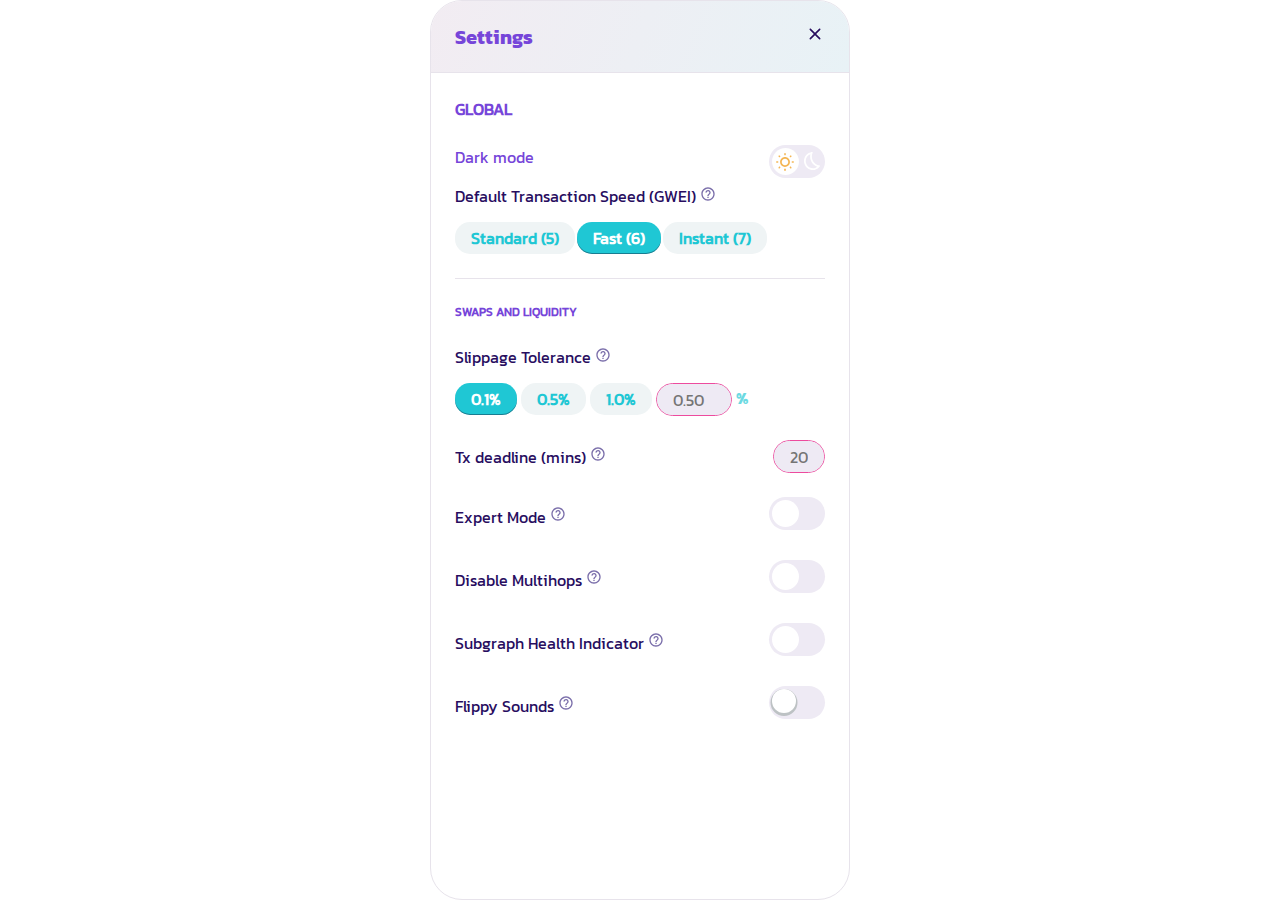
<file: assets/blurredSettings.html>
<!DOCTYPE html>
<html lang="en">
<head>
    <meta charset="UTF-8">
    <meta http-equiv="X-UA-Compatible" content="IE=edge">
    <meta name="viewport" content="width=device-width, initial-scale=1.0">
    <link href="./ds/css/style.css" rel="stylesheet" />
    <title>Blurred settings</title>
</head>
<body>
    <div class="hidden-settings">
        <div class="container-positioner">
            <div class="container-settings">
                <div class="greybar">
                    <div class="settings-title">
                        <h4>Settings</h4>
                    </div>
                    <div class="blue-cross-icon">
                        <svg viewBox="0 0 24 24" color="primary" width="20px" xmlns="http://www.w3.org/2000/svg" class="sc-6457768a-0 ghWRjl"><path fill="currentColor" d="M18.3 5.70997C17.91 5.31997 17.28 5.31997 16.89 5.70997L12 10.59L7.10997 5.69997C6.71997 5.30997 6.08997 5.30997 5.69997 5.69997C5.30997 6.08997 5.30997 6.71997 5.69997 7.10997L10.59 12L5.69997 16.89C5.30997 17.28 5.30997 17.91 5.69997 18.3C6.08997 18.69 6.71997 18.69 7.10997 18.3L12 13.41L16.89 18.3C17.28 18.69 17.91 18.69 18.3 18.3C18.69 17.91 18.69 17.28 18.3 16.89L13.41 12L18.3 7.10997C18.68 6.72997 18.68 6.08997 18.3 5.70997Z"></path></svg>
                    </div>
                </div>
                <div class="whitecontainer">
                    <div class="padded-white-container">
                        <div class="settings-global">
                            <div class="settings-subtitle">
                                <p>Global</p>
                            </div>
                            <div class="settings-bar">
                                <div class="settings-bar-text">
                                    <p>Dark mode</p>
                                </div>
                                <div class="darkmode-button">
                                    <label class="toggle-switch light darkmode">
                                        <input type="checkbox" id="">
                                        <div class="toggle-switch-container">
                                            <div class="icon-toggle-switch sun">
                                                <svg width="19" height="18" viewBox="0 0 19 18" fill="none"
                                                    xmlns="http://www.w3.org/2000/svg">
                                                    <path
                                                        d="M3.8166 2.6209L4.13602 2.94031C4.45543 3.25154 4.45543 3.7757 4.13602 4.08692L4.12783 4.09511C3.80841 4.41453 3.30063 4.41453 2.98121 4.09511L2.6618 3.7757C2.34239 3.46448 2.34239 2.9485 2.6618 2.62909L2.66999 2.6209C2.98121 2.30967 3.49719 2.30148 3.8166 2.6209Z"
                                                        fill="#fff" />
                                                    <path
                                                        d="M0.810819 8.14905H1.64621C2.09666 8.14905 2.45703 8.50941 2.45703 8.96806V8.97625C2.45703 9.4267 2.09666 9.78706 1.63802 9.77887H0.810819C0.360364 9.77887 0 9.41851 0 8.96806V8.95987C0 8.50941 0.360364 8.14905 0.810819 8.14905Z"
                                                        fill="#fff" />
                                                    <path
                                                        d="M9.00907 0H9.01726C9.46772 0 9.82808 0.360364 9.82808 0.810819V1.60526C9.82808 2.05571 9.46772 2.41608 9.00907 2.40789H9.00088C8.55043 2.40789 8.19006 2.04752 8.19006 1.59707V0.810819C8.19006 0.360364 8.55043 0 9.00907 0Z"
                                                        fill="#fff" />
                                                    <path
                                                        d="M14.2016 2.62083C14.521 2.30961 15.037 2.30961 15.3564 2.62902C15.6758 2.94843 15.6758 3.45622 15.3564 3.77563L15.037 4.09505C14.7258 4.41446 14.2098 4.41446 13.8904 4.09505L13.8822 4.08686C13.5628 3.77563 13.5628 3.25966 13.8822 2.94024L14.2016 2.62083Z"
                                                        fill="#fff" />
                                                    <path
                                                        d="M14.1934 15.3155L13.874 14.996C13.5546 14.6766 13.5546 14.1688 13.8822 13.8412C14.1934 13.53 14.7094 13.5218 15.0288 13.8412L15.3482 14.1606C15.6676 14.4801 15.6676 14.996 15.3482 15.3155C15.0288 15.6349 14.5128 15.6349 14.1934 15.3155Z"
                                                        fill="#fff" />
                                                    <path
                                                        d="M15.5612 8.96806V8.95987C15.5612 8.50941 15.9215 8.14905 16.372 8.14905H17.1992C17.6496 8.14905 18.01 8.50941 18.01 8.95987V8.96806C18.01 9.41851 17.6496 9.77887 17.1992 9.77887H16.372C15.9215 9.77887 15.5612 9.41851 15.5612 8.96806Z"
                                                        fill="#fff" />
                                                    <path fill-rule="evenodd" clip-rule="evenodd"
                                                        d="M4.09503 8.96813C4.09503 6.25721 6.29817 4.05408 9.00908 4.05408C11.72 4.05408 13.9231 6.25721 13.9231 8.96813C13.9231 11.679 11.72 13.8822 9.00908 13.8822C6.29817 13.8822 4.09503 11.679 4.09503 8.96813ZM9.00908 12.2851C10.8184 12.2851 12.2851 10.8184 12.2851 9.00908C12.2851 7.19977 10.8184 5.73305 9.00908 5.73305C7.19978 5.73305 5.73305 7.19977 5.73305 9.00908C5.73305 10.8184 7.19978 12.2851 9.00908 12.2851Z"
                                                        fill="#fff" />
                                                    <path
                                                        d="M9.00907 17.9362H9.00088C8.55043 17.9362 8.19006 17.5758 8.19006 17.1254V16.3391C8.19006 15.8887 8.55043 15.5283 9.00088 15.5283H9.00907C9.45953 15.5283 9.81989 15.8887 9.81989 16.3391V17.1254C9.81989 17.5758 9.45953 17.9362 9.00907 17.9362Z"
                                                        fill="#fff" />
                                                    <path
                                                        d="M3.8166 15.3073C3.49719 15.6267 2.98121 15.6267 2.6618 15.3073C2.34238 14.9879 2.34238 14.4801 2.65361 14.1525L2.97302 13.8331C3.29243 13.5137 3.80841 13.5137 4.12782 13.8331L4.13601 13.8413C4.44724 14.1525 4.45543 14.6685 4.13601 14.9879L3.8166 15.3073Z"
                                                        fill="#fff" />
                                                </svg>
                                            </div>
                                            <div class="icon-toggle-switch moon">
                                                <svg width="16" height="18" viewBox="0 0 16 18" fill="none"
                                                    xmlns="http://www.w3.org/2000/svg">
                                                    <path fill-rule="evenodd" clip-rule="evenodd"
                                                        d="M1.88571 10.439L1.88591 10.44C2.42781 13.3259 4.7445 15.6305 7.56502 16.0971L7.56782 16.0976C9.65899 16.4472 11.6017 15.8492 13.0708 14.6529C8.18415 12.854 5.22791 7.50325 6.35428 2.21666C3.23702 3.37398 1.1902 6.74604 1.88571 10.439ZM7.00642 0.163394C2.42169 1.10344 -0.785713 5.71565 0.168573 10.7826C0.850762 14.4157 3.74569 17.2914 7.28786 17.8774C10.3674 18.3922 13.2049 17.247 15.1034 15.1717C15.1124 15.1618 15.1212 15.1521 15.1302 15.1423C15.2541 15.0056 15.3741 14.8649 15.4897 14.7204C15.492 14.7176 15.4942 14.7148 15.4964 14.7119C15.6449 14.5261 15.7862 14.334 15.9202 14.1362C16.1038 13.8567 15.9552 13.4601 15.6316 13.424C15.3178 13.3875 15.0107 13.3346 14.7105 13.2663C14.6925 13.2622 14.6745 13.258 14.6565 13.2538C14.5799 13.2359 14.5036 13.2169 14.4278 13.1968L14.4229 13.1956C9.64343 11.9317 6.75878 6.71684 8.271 1.80739C8.27162 1.80556 8.27214 1.80374 8.27275 1.80192C8.30013 1.71307 8.32899 1.62431 8.35934 1.53569C8.36047 1.53238 8.36161 1.52906 8.36275 1.52574C8.46569 1.22596 8.58533 0.927638 8.72221 0.63173C8.86215 0.325221 8.61726 -0.0173475 8.28491 0.000682452C8.04466 0.013069 7.80729 0.0353268 7.57298 0.0670595C7.56914 0.0675914 7.5652 0.0681233 7.56135 0.0686552C7.38512 0.0927793 7.21064 0.122267 7.03816 0.156957C7.02758 0.159084 7.017 0.16123 7.00642 0.163394Z"
                                                        fill="white" />
                                                </svg>
                                            </div>
                                            <span class="toggle-slider"></span>
                                        </div>
                                    </label>
                                </div>
                            </div>
                            <div class="settings-bar">
                                <div class="settings-bar-text">Default Transaction Speed (GWEI)</div>
                                <div class="question-mark-icon"><svg viewBox="0 0 24 24" color="textSubtle" width="16px" xmlns="http://www.w3.org/2000/svg"
                                    class="icons iconsHover info">
                                    <path
                                        d="M12 2C6.48 2 2 6.48 2 12C2 17.52 6.48 22 12 22C17.52 22 22 17.52 22 12C22 6.48 17.52 2 12 2ZM12 20C7.59 20 4 16.41 4 12C4 7.59 7.59 4 12 4C16.41 4 20 7.59 20 12C20 16.41 16.41 20 12 20ZM11 16H13V18H11V16ZM12.61 6.04C10.55 5.74 8.73 7.01 8.18 8.83C8 9.41 8.44 10 9.05 10H9.25C9.66 10 9.99 9.71 10.13 9.33C10.45 8.44 11.4 7.83 12.43 8.05C13.38 8.25 14.08 9.18 14 10.15C13.9 11.49 12.38 11.78 11.55 13.03C11.55 13.04 11.54 13.04 11.54 13.05C11.53 13.07 11.52 13.08 11.51 13.1C11.42 13.25 11.33 13.42 11.26 13.6C11.25 13.63 11.23 13.65 11.22 13.68C11.21 13.7 11.21 13.72 11.2 13.75C11.08 14.09 11 14.5 11 15H13C13 14.58 13.11 14.23 13.28 13.93C13.3 13.9 13.31 13.87 13.33 13.84C13.41 13.7 13.51 13.57 13.61 13.45C13.62 13.44 13.63 13.42 13.64 13.41C13.74 13.29 13.85 13.18 13.97 13.07C14.93 12.16 16.23 11.42 15.96 9.51C15.72 7.77 14.35 6.3 12.61 6.04Z">
                                    </path>
                                </svg></div>
                            </div>
                            <div class="settings-choice">
                                <button class="btn-settings">Standard (5)</button>
                                <button class="btn-01">Fast (6)</button>
                                <button class="btn-settings">Instant (7)</button>
                            </div>
                        </div>
                        <div class="swaps-and-liquidity">
                            <div class="settings-subtitle">Swaps and Liquidity</div>
                            <div class="settings-bar">
                                <div class="settings-bar-text">Slippage Tolerance</div>
                                <div class="question-mark-icon">
                                    <svg viewBox="0 0 24 24" color="textSubtle" width="16px" xmlns="http://www.w3.org/2000/svg"
                                class="icons iconsHover info">
                                <path
                                    d="M12 2C6.48 2 2 6.48 2 12C2 17.52 6.48 22 12 22C17.52 22 22 17.52 22 12C22 6.48 17.52 2 12 2ZM12 20C7.59 20 4 16.41 4 12C4 7.59 7.59 4 12 4C16.41 4 20 7.59 20 12C20 16.41 16.41 20 12 20ZM11 16H13V18H11V16ZM12.61 6.04C10.55 5.74 8.73 7.01 8.18 8.83C8 9.41 8.44 10 9.05 10H9.25C9.66 10 9.99 9.71 10.13 9.33C10.45 8.44 11.4 7.83 12.43 8.05C13.38 8.25 14.08 9.18 14 10.15C13.9 11.49 12.38 11.78 11.55 13.03C11.55 13.04 11.54 13.04 11.54 13.05C11.53 13.07 11.52 13.08 11.51 13.1C11.42 13.25 11.33 13.42 11.26 13.6C11.25 13.63 11.23 13.65 11.22 13.68C11.21 13.7 11.21 13.72 11.2 13.75C11.08 14.09 11 14.5 11 15H13C13 14.58 13.11 14.23 13.28 13.93C13.3 13.9 13.31 13.87 13.33 13.84C13.41 13.7 13.51 13.57 13.61 13.45C13.62 13.44 13.63 13.42 13.64 13.41C13.74 13.29 13.85 13.18 13.97 13.07C14.93 12.16 16.23 11.42 15.96 9.51C15.72 7.77 14.35 6.3 12.61 6.04Z">
                                </path>
                            </svg>
                                </div>
                            </div>
                            <div class="settings-choice">
                                <button class="btn-01">0.1%</button>
                                <button class="btn-settings">0.5%</button>
                                <button class="btn-settings">1.0%</button>
                                <div class="type-button">
                                    <div class="type-button-text">
                                        <input scale="ab" inputmode="numeric" pattern="[0-9]{2}" placeholder="0.50" class="input-text">
                                    </div>
                                </div>
                                <div class="settings-percentage-symble">%</div>
                            </div>
                        </div>
                        <div class="settings-buttons-menu">
                            <div class="settings-bar">
                                <div class="settings-bar-text-and-question-icon">
                                    <div class="settings-bar-text">Tx deadline (mins)</div>
                                    <div class="question-mark-icon">
                                        <svg viewBox="0 0 24 24" color="textSubtle" width="16px" xmlns="http://www.w3.org/2000/svg"
                                class="icons iconsHover info">
                                <path
                                    d="M12 2C6.48 2 2 6.48 2 12C2 17.52 6.48 22 12 22C17.52 22 22 17.52 22 12C22 6.48 17.52 2 12 2ZM12 20C7.59 20 4 16.41 4 12C4 7.59 7.59 4 12 4C16.41 4 20 7.59 20 12C20 16.41 16.41 20 12 20ZM11 16H13V18H11V16ZM12.61 6.04C10.55 5.74 8.73 7.01 8.18 8.83C8 9.41 8.44 10 9.05 10H9.25C9.66 10 9.99 9.71 10.13 9.33C10.45 8.44 11.4 7.83 12.43 8.05C13.38 8.25 14.08 9.18 14 10.15C13.9 11.49 12.38 11.78 11.55 13.03C11.55 13.04 11.54 13.04 11.54 13.05C11.53 13.07 11.52 13.08 11.51 13.1C11.42 13.25 11.33 13.42 11.26 13.6C11.25 13.63 11.23 13.65 11.22 13.68C11.21 13.7 11.21 13.72 11.2 13.75C11.08 14.09 11 14.5 11 15H13C13 14.58 13.11 14.23 13.28 13.93C13.3 13.9 13.31 13.87 13.33 13.84C13.41 13.7 13.51 13.57 13.61 13.45C13.62 13.44 13.63 13.42 13.64 13.41C13.74 13.29 13.85 13.18 13.97 13.07C14.93 12.16 16.23 11.42 15.96 9.51C15.72 7.77 14.35 6.3 12.61 6.04Z">
                                </path>
                            </svg>
                                    </div>
                                </div>
                                <div class="type-button">
                                    <div class="type-button-text">
                                        <input scale="ab" inputmode="numeric" pattern="[0-9]{2}" placeholder="20" class="input-text">
                                    </div>
                                </div>
                            </div>
                            <div class="settings-bar">
                                <div class="settings-bar-text-and-question-icon">
                                    <div class="settings-bar-text">Expert Mode</div>
                                    <div class="question-mark-icon">
                                        <svg viewBox="0 0 24 24" color="textSubtle" width="16px" xmlns="http://www.w3.org/2000/svg"
                                class="icons iconsHover info">
                                <path
                                    d="M12 2C6.48 2 2 6.48 2 12C2 17.52 6.48 22 12 22C17.52 22 22 17.52 22 12C22 6.48 17.52 2 12 2ZM12 20C7.59 20 4 16.41 4 12C4 7.59 7.59 4 12 4C16.41 4 20 7.59 20 12C20 16.41 16.41 20 12 20ZM11 16H13V18H11V16ZM12.61 6.04C10.55 5.74 8.73 7.01 8.18 8.83C8 9.41 8.44 10 9.05 10H9.25C9.66 10 9.99 9.71 10.13 9.33C10.45 8.44 11.4 7.83 12.43 8.05C13.38 8.25 14.08 9.18 14 10.15C13.9 11.49 12.38 11.78 11.55 13.03C11.55 13.04 11.54 13.04 11.54 13.05C11.53 13.07 11.52 13.08 11.51 13.1C11.42 13.25 11.33 13.42 11.26 13.6C11.25 13.63 11.23 13.65 11.22 13.68C11.21 13.7 11.21 13.72 11.2 13.75C11.08 14.09 11 14.5 11 15H13C13 14.58 13.11 14.23 13.28 13.93C13.3 13.9 13.31 13.87 13.33 13.84C13.41 13.7 13.51 13.57 13.61 13.45C13.62 13.44 13.63 13.42 13.64 13.41C13.74 13.29 13.85 13.18 13.97 13.07C14.93 12.16 16.23 11.42 15.96 9.51C15.72 7.77 14.35 6.3 12.61 6.04Z">
                                </path>
                            </svg>
                                    </div>
                                </div>
                                <div class="green-button">
                                    <label class="toggle-switch light">
                                        <input type="checkbox" id="">
                                        <div class="toggle-switch-container">
                                            <span class="toggle-slider"></span>
                                        </div>
                                    </label>
                                </div>
                            </div>
                            <div class="settings-bar">
                                <div class="settings-bar-text-and-question-icon">
                                    <div class="settings-bar-text">Disable Multihops</div>
                                    <div class="question-mark-icon"><svg viewBox="0 0 24 24" color="textSubtle" width="16px" xmlns="http://www.w3.org/2000/svg"
                                        class="icons iconsHover info">
                                        <path
                                            d="M12 2C6.48 2 2 6.48 2 12C2 17.52 6.48 22 12 22C17.52 22 22 17.52 22 12C22 6.48 17.52 2 12 2ZM12 20C7.59 20 4 16.41 4 12C4 7.59 7.59 4 12 4C16.41 4 20 7.59 20 12C20 16.41 16.41 20 12 20ZM11 16H13V18H11V16ZM12.61 6.04C10.55 5.74 8.73 7.01 8.18 8.83C8 9.41 8.44 10 9.05 10H9.25C9.66 10 9.99 9.71 10.13 9.33C10.45 8.44 11.4 7.83 12.43 8.05C13.38 8.25 14.08 9.18 14 10.15C13.9 11.49 12.38 11.78 11.55 13.03C11.55 13.04 11.54 13.04 11.54 13.05C11.53 13.07 11.52 13.08 11.51 13.1C11.42 13.25 11.33 13.42 11.26 13.6C11.25 13.63 11.23 13.65 11.22 13.68C11.21 13.7 11.21 13.72 11.2 13.75C11.08 14.09 11 14.5 11 15H13C13 14.58 13.11 14.23 13.28 13.93C13.3 13.9 13.31 13.87 13.33 13.84C13.41 13.7 13.51 13.57 13.61 13.45C13.62 13.44 13.63 13.42 13.64 13.41C13.74 13.29 13.85 13.18 13.97 13.07C14.93 12.16 16.23 11.42 15.96 9.51C15.72 7.77 14.35 6.3 12.61 6.04Z">
                                        </path>
                                    </svg>
                                        
                                    </div>
                                </div>
                                <div class="green-button">
                                    <label class="toggle-switch light">
                                    <input type="checkbox" id="">
                                    <div class="toggle-switch-container">
                                        <span class="toggle-slider"></span>
                                    </div>
                                </label></div>
                            </div>
                            <div class="settings-bar">
                                <div class="settings-bar-text-and-question-icon">
                                    <div class="settings-bar-text">Subgraph Health Indicator</div>
                                    <div class="question-mark-icon">
                                        <svg viewBox="0 0 24 24" color="textSubtle" width="16px" xmlns="http://www.w3.org/2000/svg"
                                class="icons iconsHover info">
                                <path
                                    d="M12 2C6.48 2 2 6.48 2 12C2 17.52 6.48 22 12 22C17.52 22 22 17.52 22 12C22 6.48 17.52 2 12 2ZM12 20C7.59 20 4 16.41 4 12C4 7.59 7.59 4 12 4C16.41 4 20 7.59 20 12C20 16.41 16.41 20 12 20ZM11 16H13V18H11V16ZM12.61 6.04C10.55 5.74 8.73 7.01 8.18 8.83C8 9.41 8.44 10 9.05 10H9.25C9.66 10 9.99 9.71 10.13 9.33C10.45 8.44 11.4 7.83 12.43 8.05C13.38 8.25 14.08 9.18 14 10.15C13.9 11.49 12.38 11.78 11.55 13.03C11.55 13.04 11.54 13.04 11.54 13.05C11.53 13.07 11.52 13.08 11.51 13.1C11.42 13.25 11.33 13.42 11.26 13.6C11.25 13.63 11.23 13.65 11.22 13.68C11.21 13.7 11.21 13.72 11.2 13.75C11.08 14.09 11 14.5 11 15H13C13 14.58 13.11 14.23 13.28 13.93C13.3 13.9 13.31 13.87 13.33 13.84C13.41 13.7 13.51 13.57 13.61 13.45C13.62 13.44 13.63 13.42 13.64 13.41C13.74 13.29 13.85 13.18 13.97 13.07C14.93 12.16 16.23 11.42 15.96 9.51C15.72 7.77 14.35 6.3 12.61 6.04Z">
                                </path>
                            </svg>
                                    </div>
                                </div>
                                <div class="green-button">
                                    <label class="toggle-switch light">
                                        <input type="checkbox" id="">
                                        <div class="toggle-switch-container">
                                            <span class="toggle-slider"></span>
                                        </div>
                                    </label>
                                </div>
                            </div>
                            <div class="settings-bar">
                                <div class="settings-bar-text-and-question-icon">
                                    <div class="settings-bar-text">Flippy Sounds</div>
                                    <div class="question-mark-icon">
                                        <svg viewBox="0 0 24 24" color="textSubtle" width="16px" xmlns="http://www.w3.org/2000/svg"
                                class="icons iconsHover info">
                                <path
                                    d="M12 2C6.48 2 2 6.48 2 12C2 17.52 6.48 22 12 22C17.52 22 22 17.52 22 12C22 6.48 17.52 2 12 2ZM12 20C7.59 20 4 16.41 4 12C4 7.59 7.59 4 12 4C16.41 4 20 7.59 20 12C20 16.41 16.41 20 12 20ZM11 16H13V18H11V16ZM12.61 6.04C10.55 5.74 8.73 7.01 8.18 8.83C8 9.41 8.44 10 9.05 10H9.25C9.66 10 9.99 9.71 10.13 9.33C10.45 8.44 11.4 7.83 12.43 8.05C13.38 8.25 14.08 9.18 14 10.15C13.9 11.49 12.38 11.78 11.55 13.03C11.55 13.04 11.54 13.04 11.54 13.05C11.53 13.07 11.52 13.08 11.51 13.1C11.42 13.25 11.33 13.42 11.26 13.6C11.25 13.63 11.23 13.65 11.22 13.68C11.21 13.7 11.21 13.72 11.2 13.75C11.08 14.09 11 14.5 11 15H13C13 14.58 13.11 14.23 13.28 13.93C13.3 13.9 13.31 13.87 13.33 13.84C13.41 13.7 13.51 13.57 13.61 13.45C13.62 13.44 13.63 13.42 13.64 13.41C13.74 13.29 13.85 13.18 13.97 13.07C14.93 12.16 16.23 11.42 15.96 9.51C15.72 7.77 14.35 6.3 12.61 6.04Z">
                                </path>
                            </svg>
                                    </div>
                                </div>
                                <div class="green-button-pancaked">
                                    <label class="toggle-switch light button-pancake">
                                        <input type="checkbox" id="">
                                        <div class="toggle-switch-container">
                                            <span class="toggle-slider">
                                                <div class="pancake">
                                                </div>
                                                <div class="pancake">
                                                </div>
                                                <div class="pancake">
                                                </div>
                                                <div class="butter">
                                                </div>
                                            </span>
                                        </div>
                                    </label>
                                </div>
                            </div>
                        </div>
                    </div>
                </div>
            </div>
        </div>
    </div> 
</body>
</html>
</file>
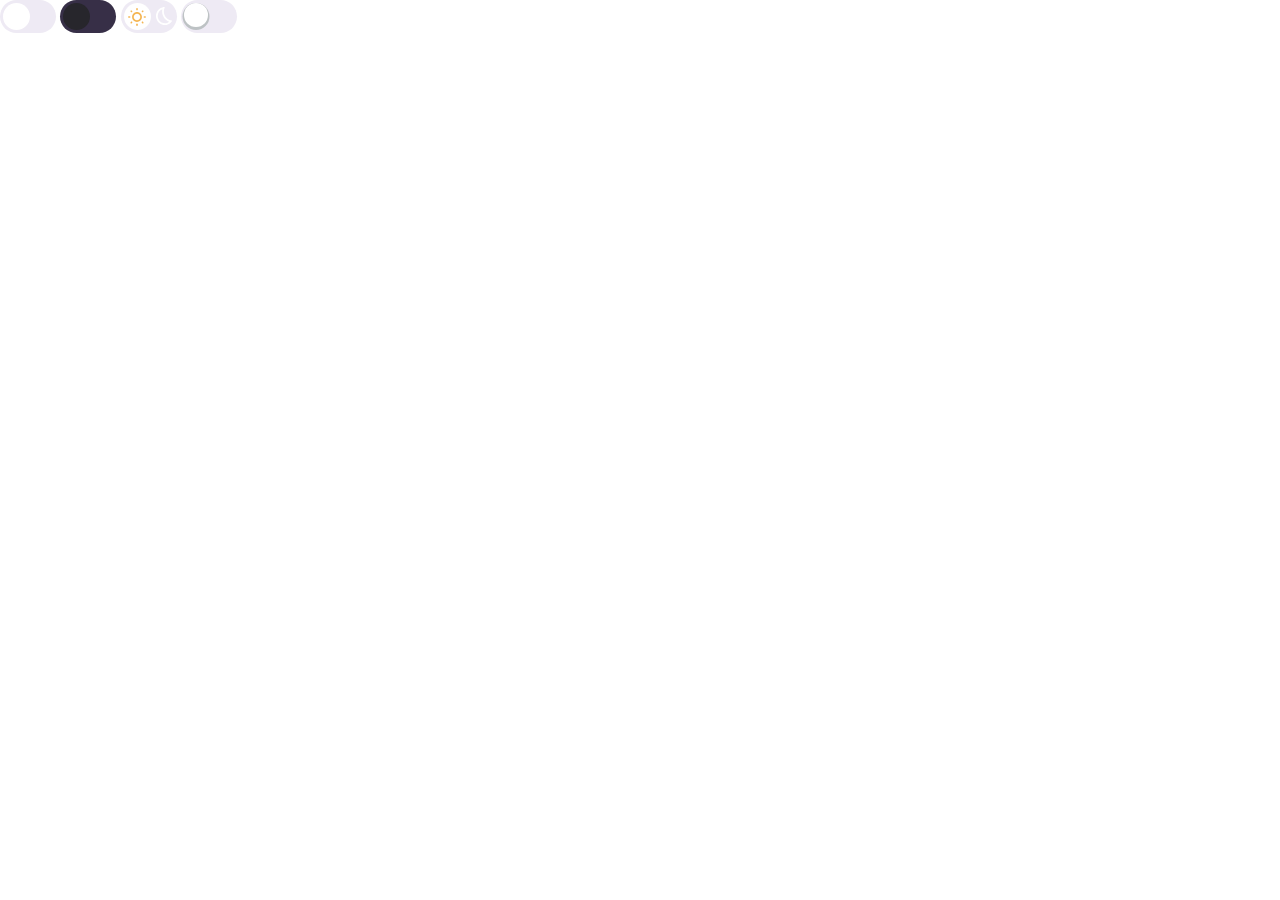
<file: assets/ds/buttons-toggle.html>
<!DOCTYPE html>
<html lang="en">
    <head>
        <meta charset="UTF-8">
        <meta http-equiv="X-UA-Compatible" content="IE=edge">
        <meta name="viewport" content="width=device-width, initial-scale=1.0">
        <link href="./css/designsystem.css" rel="stylesheet" />
        <title>Pancakeswap DS | Buttons toggle switch</title>
    </head>
    <body>
            <!-- Light button toggle switch-->
            <label class="toggle-switch light">
                <input type="checkbox" id="">
                <div class="toggle-switch-container">
                    <span class="toggle-slider"></span>
                </div>
            </label>

            <!-- Dark button toggle switch-->
            <label class="toggle-switch dark">
                <input type="checkbox" id="">
                <div class="toggle-switch-container">
                    <span class="toggle-slider"></span>
                </div>
            </label>

            <!-- Darkmode button toggle switch-->
            <label class="toggle-switch light darkmode">
                <input type="checkbox" id=""> 
                <div class="toggle-switch-container">
                    <div class="icon-toggle-switch sun">
                        <svg width="19" height="18" viewBox="0 0 19 18" fill="none" xmlns="http://www.w3.org/2000/svg">
                            <path d="M3.8166 2.6209L4.13602 2.94031C4.45543 3.25154 4.45543 3.7757 4.13602 4.08692L4.12783 4.09511C3.80841 4.41453 3.30063 4.41453 2.98121 4.09511L2.6618 3.7757C2.34239 3.46448 2.34239 2.9485 2.6618 2.62909L2.66999 2.6209C2.98121 2.30967 3.49719 2.30148 3.8166 2.6209Z" fill="#fff"/>
                            <path d="M0.810819 8.14905H1.64621C2.09666 8.14905 2.45703 8.50941 2.45703 8.96806V8.97625C2.45703 9.4267 2.09666 9.78706 1.63802 9.77887H0.810819C0.360364 9.77887 0 9.41851 0 8.96806V8.95987C0 8.50941 0.360364 8.14905 0.810819 8.14905Z" fill="#fff"/>
                            <path d="M9.00907 0H9.01726C9.46772 0 9.82808 0.360364 9.82808 0.810819V1.60526C9.82808 2.05571 9.46772 2.41608 9.00907 2.40789H9.00088C8.55043 2.40789 8.19006 2.04752 8.19006 1.59707V0.810819C8.19006 0.360364 8.55043 0 9.00907 0Z" fill="#fff"/>
                            <path d="M14.2016 2.62083C14.521 2.30961 15.037 2.30961 15.3564 2.62902C15.6758 2.94843 15.6758 3.45622 15.3564 3.77563L15.037 4.09505C14.7258 4.41446 14.2098 4.41446 13.8904 4.09505L13.8822 4.08686C13.5628 3.77563 13.5628 3.25966 13.8822 2.94024L14.2016 2.62083Z" fill="#fff"/>
                            <path d="M14.1934 15.3155L13.874 14.996C13.5546 14.6766 13.5546 14.1688 13.8822 13.8412C14.1934 13.53 14.7094 13.5218 15.0288 13.8412L15.3482 14.1606C15.6676 14.4801 15.6676 14.996 15.3482 15.3155C15.0288 15.6349 14.5128 15.6349 14.1934 15.3155Z" fill="#fff"/>
                            <path d="M15.5612 8.96806V8.95987C15.5612 8.50941 15.9215 8.14905 16.372 8.14905H17.1992C17.6496 8.14905 18.01 8.50941 18.01 8.95987V8.96806C18.01 9.41851 17.6496 9.77887 17.1992 9.77887H16.372C15.9215 9.77887 15.5612 9.41851 15.5612 8.96806Z" fill="#fff"/>
                            <path fill-rule="evenodd" clip-rule="evenodd" d="M4.09503 8.96813C4.09503 6.25721 6.29817 4.05408 9.00908 4.05408C11.72 4.05408 13.9231 6.25721 13.9231 8.96813C13.9231 11.679 11.72 13.8822 9.00908 13.8822C6.29817 13.8822 4.09503 11.679 4.09503 8.96813ZM9.00908 12.2851C10.8184 12.2851 12.2851 10.8184 12.2851 9.00908C12.2851 7.19977 10.8184 5.73305 9.00908 5.73305C7.19978 5.73305 5.73305 7.19977 5.73305 9.00908C5.73305 10.8184 7.19978 12.2851 9.00908 12.2851Z" fill="#fff"/>
                            <path d="M9.00907 17.9362H9.00088C8.55043 17.9362 8.19006 17.5758 8.19006 17.1254V16.3391C8.19006 15.8887 8.55043 15.5283 9.00088 15.5283H9.00907C9.45953 15.5283 9.81989 15.8887 9.81989 16.3391V17.1254C9.81989 17.5758 9.45953 17.9362 9.00907 17.9362Z" fill="#fff"/>
                            <path d="M3.8166 15.3073C3.49719 15.6267 2.98121 15.6267 2.6618 15.3073C2.34238 14.9879 2.34238 14.4801 2.65361 14.1525L2.97302 13.8331C3.29243 13.5137 3.80841 13.5137 4.12782 13.8331L4.13601 13.8413C4.44724 14.1525 4.45543 14.6685 4.13601 14.9879L3.8166 15.3073Z" fill="#fff"/>
                        </svg>
                    </div>
                    <div class="icon-toggle-switch moon">
                        <svg width="16" height="18" viewBox="0 0 16 18" fill="none" xmlns="http://www.w3.org/2000/svg">
                            <path fill-rule="evenodd" clip-rule="evenodd" d="M1.88571 10.439L1.88591 10.44C2.42781 13.3259 4.7445 15.6305 7.56502 16.0971L7.56782 16.0976C9.65899 16.4472 11.6017 15.8492 13.0708 14.6529C8.18415 12.854 5.22791 7.50325 6.35428 2.21666C3.23702 3.37398 1.1902 6.74604 1.88571 10.439ZM7.00642 0.163394C2.42169 1.10344 -0.785713 5.71565 0.168573 10.7826C0.850762 14.4157 3.74569 17.2914 7.28786 17.8774C10.3674 18.3922 13.2049 17.247 15.1034 15.1717C15.1124 15.1618 15.1212 15.1521 15.1302 15.1423C15.2541 15.0056 15.3741 14.8649 15.4897 14.7204C15.492 14.7176 15.4942 14.7148 15.4964 14.7119C15.6449 14.5261 15.7862 14.334 15.9202 14.1362C16.1038 13.8567 15.9552 13.4601 15.6316 13.424C15.3178 13.3875 15.0107 13.3346 14.7105 13.2663C14.6925 13.2622 14.6745 13.258 14.6565 13.2538C14.5799 13.2359 14.5036 13.2169 14.4278 13.1968L14.4229 13.1956C9.64343 11.9317 6.75878 6.71684 8.271 1.80739C8.27162 1.80556 8.27214 1.80374 8.27275 1.80192C8.30013 1.71307 8.32899 1.62431 8.35934 1.53569C8.36047 1.53238 8.36161 1.52906 8.36275 1.52574C8.46569 1.22596 8.58533 0.927638 8.72221 0.63173C8.86215 0.325221 8.61726 -0.0173475 8.28491 0.000682452C8.04466 0.013069 7.80729 0.0353268 7.57298 0.0670595C7.56914 0.0675914 7.5652 0.0681233 7.56135 0.0686552C7.38512 0.0927793 7.21064 0.122267 7.03816 0.156957C7.02758 0.159084 7.017 0.16123 7.00642 0.163394Z" fill="white"/>
                        </svg>
                    </div>
                    <span class="toggle-slider"></span>
                </div>
            </label>
            
            <!-- Pancake button togle switch -->
            <label class="toggle-switch light button-pancake">
                <input type="checkbox" id="">
                <div class="toggle-switch-container">
                    <span class="toggle-slider">
                        <div class="pancake">
                        </div>
                        <div class="pancake">
                        </div>
                        <div class="pancake">
                        </div>
                        <div class="butter">
                        </div>
                    </span>
                </div>
            </label>
    </body>
</html>
</file>
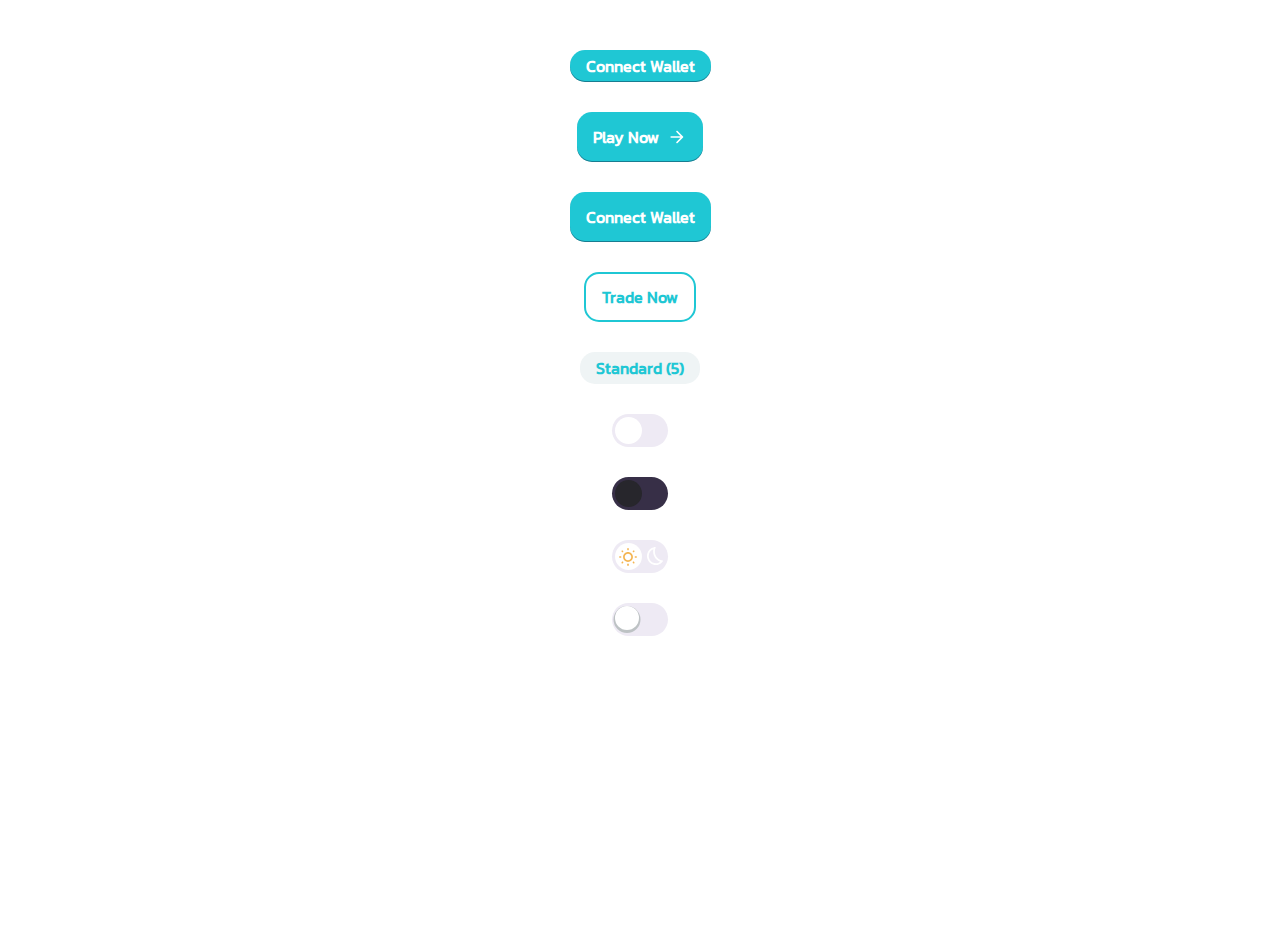
<file: assets/ds/buttons.html>
<!DOCTYPE html>
<html lang="en">
    <head>
        <meta charset="UTF-8" />
        <meta http-equiv="X-UA-Compatible" content="IE=edge" />
        <meta name="viewport" content="width=device-width, initial-scale=1.0" />
        <link href="./css/designsystem.css" rel="stylesheet" />
        <title>Design System | PancakeSwap</title>
    </head>
    <body>

    <div class="btn-container-general">   
        <button class="btn-01">Connect Wallet</button>



        <button class="btn-02">
            Play Now
            <svg viewBox="0 0 24 24" color="invertedContrast" width="20px" xmlns="http://www.w3.org/2000/svg"><path d="M5 13H16.17L11.29 17.88C10.9 18.27 10.9 18.91 11.29 19.3C11.68 19.69 12.31 19.69 12.7 19.3L19.29 12.71C19.68 12.32 19.68 11.69 19.29 11.3L12.71 4.7C12.32 4.31 11.69 4.31 11.3 4.7C10.91 5.09 10.91 5.72 11.3 6.11L16.17 11H5C4.45 11 4 11.45 4 12C4 12.55 4.45 13 5 13Z"></path></svg>
        </button>

        <button class="btn-03">Connect Wallet</button>

        <button class="btn-04">Trade Now</button>

        <button class="btn-settings">Standard (5)</button>

        <!-- Light button toggle switch-->
    <label class="toggle-switch light">
        <input type="checkbox" id="">
        <div class="toggle-switch-container">
            <span class="toggle-slider"></span>
        </div>
    </label>

    <!-- Dark button toggle switch-->
    <label class="toggle-switch dark">
        <input type="checkbox" id="">
        <div class="toggle-switch-container">
            <span class="toggle-slider"></span>
        </div>
    </label>

    <!-- Darkmode button toggle switch-->
    <label class="toggle-switch light darkmode">
        <input type="checkbox" id=""> 
        <div class="toggle-switch-container">
            <div class="icon-toggle-switch sun">
                <svg width="19" height="18" viewBox="0 0 19 18" fill="none" xmlns="http://www.w3.org/2000/svg">
                    <path d="M3.8166 2.6209L4.13602 2.94031C4.45543 3.25154 4.45543 3.7757 4.13602 4.08692L4.12783 4.09511C3.80841 4.41453 3.30063 4.41453 2.98121 4.09511L2.6618 3.7757C2.34239 3.46448 2.34239 2.9485 2.6618 2.62909L2.66999 2.6209C2.98121 2.30967 3.49719 2.30148 3.8166 2.6209Z" fill="#fff"/>
                    <path d="M0.810819 8.14905H1.64621C2.09666 8.14905 2.45703 8.50941 2.45703 8.96806V8.97625C2.45703 9.4267 2.09666 9.78706 1.63802 9.77887H0.810819C0.360364 9.77887 0 9.41851 0 8.96806V8.95987C0 8.50941 0.360364 8.14905 0.810819 8.14905Z" fill="#fff"/>
                    <path d="M9.00907 0H9.01726C9.46772 0 9.82808 0.360364 9.82808 0.810819V1.60526C9.82808 2.05571 9.46772 2.41608 9.00907 2.40789H9.00088C8.55043 2.40789 8.19006 2.04752 8.19006 1.59707V0.810819C8.19006 0.360364 8.55043 0 9.00907 0Z" fill="#fff"/>
                    <path d="M14.2016 2.62083C14.521 2.30961 15.037 2.30961 15.3564 2.62902C15.6758 2.94843 15.6758 3.45622 15.3564 3.77563L15.037 4.09505C14.7258 4.41446 14.2098 4.41446 13.8904 4.09505L13.8822 4.08686C13.5628 3.77563 13.5628 3.25966 13.8822 2.94024L14.2016 2.62083Z" fill="#fff"/>
                    <path d="M14.1934 15.3155L13.874 14.996C13.5546 14.6766 13.5546 14.1688 13.8822 13.8412C14.1934 13.53 14.7094 13.5218 15.0288 13.8412L15.3482 14.1606C15.6676 14.4801 15.6676 14.996 15.3482 15.3155C15.0288 15.6349 14.5128 15.6349 14.1934 15.3155Z" fill="#fff"/>
                    <path d="M15.5612 8.96806V8.95987C15.5612 8.50941 15.9215 8.14905 16.372 8.14905H17.1992C17.6496 8.14905 18.01 8.50941 18.01 8.95987V8.96806C18.01 9.41851 17.6496 9.77887 17.1992 9.77887H16.372C15.9215 9.77887 15.5612 9.41851 15.5612 8.96806Z" fill="#fff"/>
                    <path fill-rule="evenodd" clip-rule="evenodd" d="M4.09503 8.96813C4.09503 6.25721 6.29817 4.05408 9.00908 4.05408C11.72 4.05408 13.9231 6.25721 13.9231 8.96813C13.9231 11.679 11.72 13.8822 9.00908 13.8822C6.29817 13.8822 4.09503 11.679 4.09503 8.96813ZM9.00908 12.2851C10.8184 12.2851 12.2851 10.8184 12.2851 9.00908C12.2851 7.19977 10.8184 5.73305 9.00908 5.73305C7.19978 5.73305 5.73305 7.19977 5.73305 9.00908C5.73305 10.8184 7.19978 12.2851 9.00908 12.2851Z" fill="#fff"/>
                    <path d="M9.00907 17.9362H9.00088C8.55043 17.9362 8.19006 17.5758 8.19006 17.1254V16.3391C8.19006 15.8887 8.55043 15.5283 9.00088 15.5283H9.00907C9.45953 15.5283 9.81989 15.8887 9.81989 16.3391V17.1254C9.81989 17.5758 9.45953 17.9362 9.00907 17.9362Z" fill="#fff"/>
                    <path d="M3.8166 15.3073C3.49719 15.6267 2.98121 15.6267 2.6618 15.3073C2.34238 14.9879 2.34238 14.4801 2.65361 14.1525L2.97302 13.8331C3.29243 13.5137 3.80841 13.5137 4.12782 13.8331L4.13601 13.8413C4.44724 14.1525 4.45543 14.6685 4.13601 14.9879L3.8166 15.3073Z" fill="#fff"/>
                </svg>
            </div>
            <div class="icon-toggle-switch moon">
                <svg width="16" height="18" viewBox="0 0 16 18" fill="none" xmlns="http://www.w3.org/2000/svg">
                    <path fill-rule="evenodd" clip-rule="evenodd" d="M1.88571 10.439L1.88591 10.44C2.42781 13.3259 4.7445 15.6305 7.56502 16.0971L7.56782 16.0976C9.65899 16.4472 11.6017 15.8492 13.0708 14.6529C8.18415 12.854 5.22791 7.50325 6.35428 2.21666C3.23702 3.37398 1.1902 6.74604 1.88571 10.439ZM7.00642 0.163394C2.42169 1.10344 -0.785713 5.71565 0.168573 10.7826C0.850762 14.4157 3.74569 17.2914 7.28786 17.8774C10.3674 18.3922 13.2049 17.247 15.1034 15.1717C15.1124 15.1618 15.1212 15.1521 15.1302 15.1423C15.2541 15.0056 15.3741 14.8649 15.4897 14.7204C15.492 14.7176 15.4942 14.7148 15.4964 14.7119C15.6449 14.5261 15.7862 14.334 15.9202 14.1362C16.1038 13.8567 15.9552 13.4601 15.6316 13.424C15.3178 13.3875 15.0107 13.3346 14.7105 13.2663C14.6925 13.2622 14.6745 13.258 14.6565 13.2538C14.5799 13.2359 14.5036 13.2169 14.4278 13.1968L14.4229 13.1956C9.64343 11.9317 6.75878 6.71684 8.271 1.80739C8.27162 1.80556 8.27214 1.80374 8.27275 1.80192C8.30013 1.71307 8.32899 1.62431 8.35934 1.53569C8.36047 1.53238 8.36161 1.52906 8.36275 1.52574C8.46569 1.22596 8.58533 0.927638 8.72221 0.63173C8.86215 0.325221 8.61726 -0.0173475 8.28491 0.000682452C8.04466 0.013069 7.80729 0.0353268 7.57298 0.0670595C7.56914 0.0675914 7.5652 0.0681233 7.56135 0.0686552C7.38512 0.0927793 7.21064 0.122267 7.03816 0.156957C7.02758 0.159084 7.017 0.16123 7.00642 0.163394Z" fill="white"/>
                </svg>
            </div>
            <span class="toggle-slider"></span>
        </div>
    </label>

    <!-- Pancake button togle switch -->
    <label class="toggle-switch light button-pancake">
        <input type="checkbox" id="">
        <div class="toggle-switch-container">
            <span class="toggle-slider">
                <div class="pancake">
                </div>
                <div class="pancake">
                </div>
                <div class="pancake">
                </div>
                <div class="butter">
                </div>
            </span>
        </div>
    </label>

    </div> 

    
    </body>
</html>
</file>
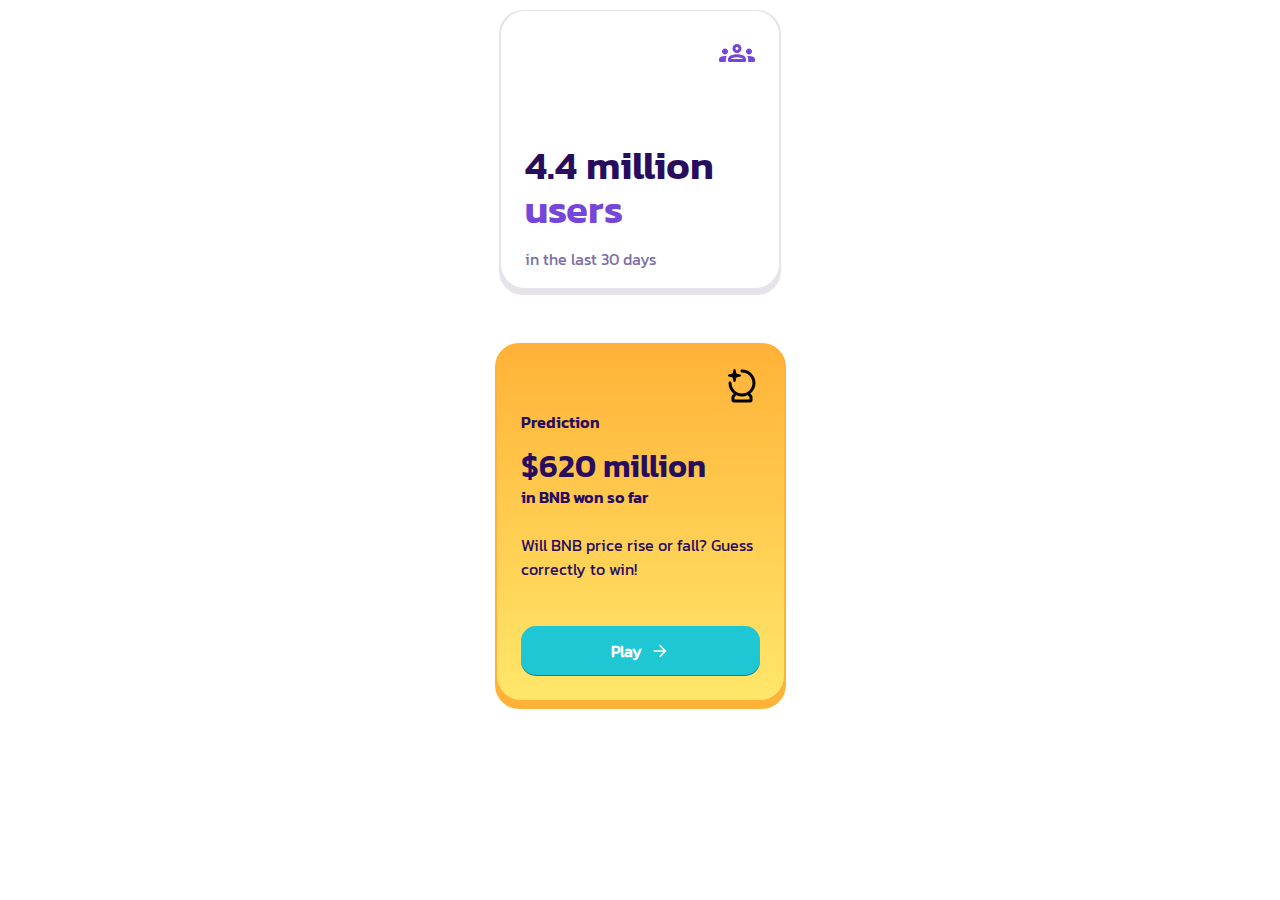
<file: assets/ds/cards.html>
<!DOCTYPE html>
<html lang="en">
<head>
    <meta charset="UTF-8">
    <meta http-equiv="X-UA-Compatible" content="IE=edge">
    <meta name="viewport" content="width=device-width, initial-scale=1.0">
    <title>Document</title>
    <link href="./css/designsystem.css" rel="stylesheet" />
</head>
<body>

    <div class="containerCards">
        
        
        <div class="smallerC">
            <div class="sCard">
                
                <div class="sLogo">
                    <svg viewBox="0 0 24 24" color="secondary" width="36px" xmlns="http://www.w3.org/2000/svg" id="icona1"><path d="M4 13C5.1 13 6 12.1 6 11C6 9.9 5.1 9 4 9C2.9 9 2 9.9 2 11C2 12.1 2.9 13 4 13ZM5.13 14.1C4.76 14.04 4.39 14 4 14C3.01 14 2.07 14.21 1.22 14.58C0.48 14.9 0 15.62 0 16.43V17C0 17.5523 0.447715 18 1 18H4.5V16.39C4.5 15.56 4.73 14.78 5.13 14.1ZM20 13C21.1 13 22 12.1 22 11C22 9.9 21.1 9 20 9C18.9 9 18 9.9 18 11C18 12.1 18.9 13 20 13ZM24 16.43C24 15.62 23.52 14.9 22.78 14.58C21.93 14.21 20.99 14 20 14C19.61 14 19.24 14.04 18.87 14.1C19.27 14.78 19.5 15.56 19.5 16.39V18H23C23.5523 18 24 17.5523 24 17V16.43ZM16.24 13.65C15.07 13.13 13.63 12.75 12 12.75C10.37 12.75 8.93 13.14 7.76 13.65C6.68 14.13 6 15.21 6 16.39V17C6 17.5523 6.44772 18 7 18H17C17.5523 18 18 17.5523 18 17V16.39C18 15.21 17.32 14.13 16.24 13.65ZM8.07 16C8.16 15.77 8.2 15.61 8.98 15.31C9.95 14.93 10.97 14.75 12 14.75C13.03 14.75 14.05 14.93 15.02 15.31C15.79 15.61 15.83 15.77 15.93 16H8.07ZM12 8C12.55 8 13 8.45 13 9C13 9.55 12.55 10 12 10C11.45 10 11 9.55 11 9C11 8.45 11.45 8 12 8ZM12 6C10.34 6 9 7.34 9 9C9 10.66 10.34 12 12 12C13.66 12 15 10.66 15 9C15 7.34 13.66 6 12 6Z"></path></svg>
                </div>
                
                <div class="stext">
                    <h2 id="firsth2">4.4 million</h2>
                    <h2 id="secondh2">users</h2>
                    <div class="parag">in the last 30 days</div>
                </div>
            </div>
        </div>

        <div class="biggerC">
            <div class="bCard">

                <div class="bLogo">
                    <svg viewBox="0 0 24 24" width="36px" color="inverseContrast" xmlns="http://www.w3.org/2000/svg" id="icona2"><path d="M3.18731 5.68438C2.44993 5.52604 2.44993 4.47393 3.18731 4.31559L5.3203 3.85755C5.58957 3.79973 5.79991 3.58939 5.85774 3.32012L6.31577 1.18713C6.47411 0.449748 7.52622 0.449751 7.68457 1.18713L8.1426 3.32012C8.20042 3.58939 8.41076 3.79973 8.68003 3.85755L10.813 4.31559C11.5504 4.47393 11.5504 5.52604 10.813 5.68438L8.68003 6.14241C8.41076 6.20024 8.20042 6.41058 8.1426 6.67985L7.68457 8.81284C7.52622 9.55022 6.47411 9.55022 6.31577 8.81284L5.85774 6.67985C5.79991 6.41058 5.58957 6.20024 5.3203 6.14241L3.18731 5.68438Z"></path><path fill-rule="evenodd" clip-rule="evenodd" d="M12 2.99998C15.866 2.99998 19 6.13399 19 9.99998C19 13.866 15.866 17 12 17C8.13401 17 5 13.866 5 9.99998C5 9.4477 4.55228 8.99998 4 8.99998C3.44772 8.99998 3 9.4477 3 9.99998C3 12.8894 4.36163 15.4608 6.47822 17.1075L5.58579 18C5.21071 18.3751 5 18.8838 5 19.4142V21.5C5 22.3284 5.67157 23 6.5 23H17.5C18.3284 23 19 22.3284 19 21.5V19.4142C19 18.8838 18.7893 18.3751 18.4142 18L17.5218 17.1075C19.6384 15.4608 21 12.8894 21 9.99998C21 5.02942 16.9706 0.999985 12 0.999985C11.4477 0.999985 11 1.4477 11 1.99998C11 2.55227 11.4477 2.99998 12 2.99998ZM12 19C10.6564 19 9.38156 18.7056 8.23649 18.1777L7 19.4142L7 21H17V19.4142L15.7635 18.1777C14.6184 18.7056 13.3436 19 12 19Z"></path></svg>
                </div>

                <div class="bText">

                    <div class="Littletitle">Prediction</div>
                    <h2 id="BCh2">$620 million</h2>
                    <div class="Littletitle2">in BNB won so far</div>
                    <div class="paraghBC">Will BNB price rise or fall? Guess correctly to win!</div>

                </div>

                <button class="btn-02">
                    <span>Play</span>
                    <svg viewBox="0 0 24 24" color="invertedContrast" width="20px" xmlns="http://www.w3.org/2000/svg"><path d="M5 13H16.17L11.29 17.88C10.9 18.27 10.9 18.91 11.29 19.3C11.68 19.69 12.31 19.69 12.7 19.3L19.29 12.71C19.68 12.32 19.68 11.69 19.29 11.3L12.71 4.7C12.32 4.31 11.69 4.31 11.3 4.7C10.91 5.09 10.91 5.72 11.3 6.11L16.17 11H5C4.45 11 4 11.45 4 12C4 12.55 4.45 13 5 13Z"></path></svg>
                </button>

            </div>
        </div>
    </div>
    
</body>
</html>
</file>
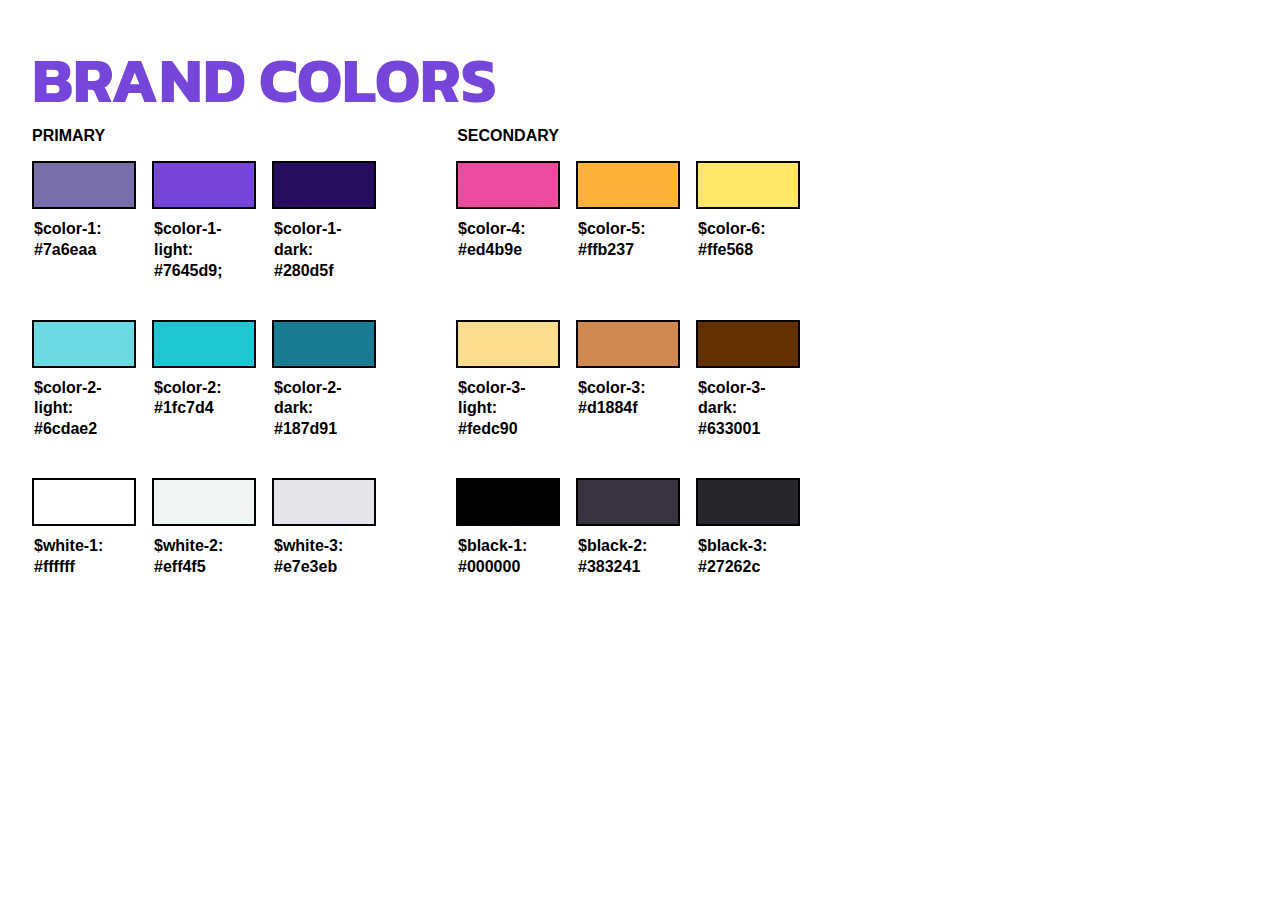
<file: assets/ds/colors.html>
<!DOCTYPE html>
<html lang="en">

<head>
    <meta charset="UTF-8">
    <meta http-equiv="X-UA-Compatible" content="IE=edge">
    <meta name="viewport" content="width=device-width, initial-scale=1.0">
    <title>Document</title>
    <link rel="stylesheet" href="./css/designsystem.css">
</head>

<body>
    <div class="container">
        <h1>BRAND COLORS</h1>
        <div class="subtitle">
            <span>PRIMARY</span>
            <span>SECONDARY</span>
        </div>
        <div class="grid-container">
            <div class="grid1">
                <div class="block" style="background-color:  #7a6eaa;">
                    <div class="color">$color-1: #7a6eaa</div>
                </div>
                <div class="block" style="background-color:#7645d9 ">
                    <div class="color">$color-1-light: #7645d9;</div>
                </div>
                <div class="block" style="background-color:#280d5f ">
                    <div class="color">$color-1-dark: #280d5f</div>
                </div>
                <div class="block" style="background-color:#6cdae2 ">
                    <div class="color">$color-2-light: #6cdae2</div>
                </div>
                <div class="block" style="background-color:#1fc7d4 ">
                    <div class="color">$color-2: #1fc7d4</div>
                </div>
                <div class="block" style="background-color:#187d91 ">
                    <div class="color">$color-2-dark: #187d91</div>
                </div>
                <div class="block" style="background-color: #ffffff">
                    <div class="color">$white-1: #ffffff</div>
                </div>
                <div class="block" style="background-color: #eff4f5">
                    <div class="color">$white-2: #eff4f5</div>
                </div>
                <div class="block" style="background-color: #e7e3eb">
                    <div class="color">$white-3: #e7e3eb</div>
                </div>
            </div>

            <div class="grid2">
                <div class="block" style="background-color:  #ed4b9e;">
                    <div class="color">$color-4: #ed4b9e</div>
                </div>
                <div class="block" style="background-color:#ffb237">
                    <div class="color">$color-5: #ffb237</div>
                </div>
                <div class="block" style="background-color:#ffe568 ">
                    <div class="color">$color-6: #ffe568</div>
                </div>
                <div class="block" style="background-color:#fedc90 ">
                    <div class="color">$color-3-light: #fedc90</div>
                </div>
                <div class="block" style="background-color:#d1884f ">
                    <div class="color">$color-3: #d1884f</div>
                </div>
                <div class="block" style="background-color:#633001 ">
                    <div class="color">$color-3-dark: #633001</div>
                </div>
                <div class="block" style="background-color: #000000">
                    <div class="color">$black-1: #000000</div>
                </div>
                <div class="block" style="background-color: #383241">
                    <div class="color">$black-2: #383241</div>
                </div>
                <div class="block" style="background-color: #27262c">
                    <div class="color">$black-3: #27262c</div>
                </div>
            </div>
        </div>
    </div>
</body>

</html>
</file>
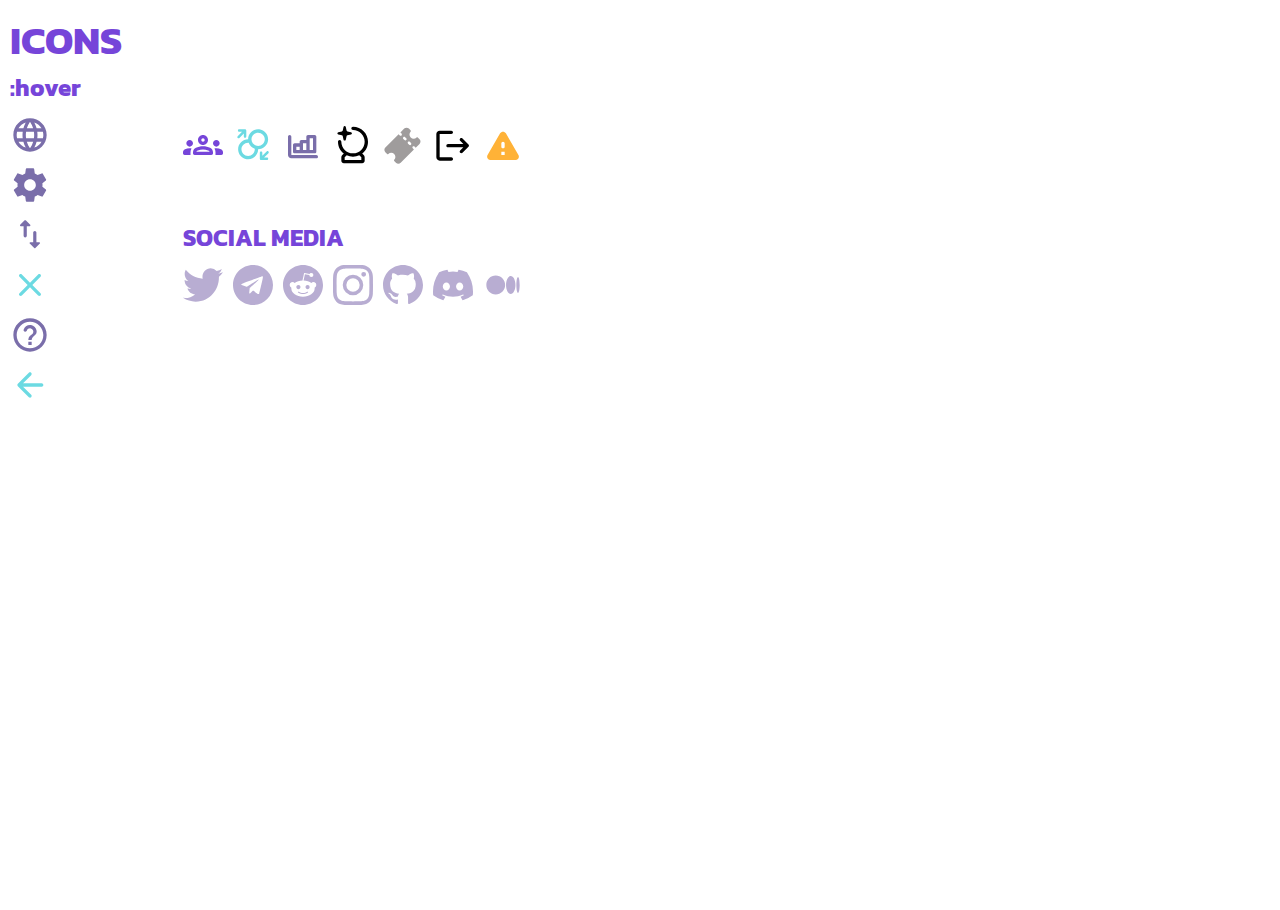
<file: assets/ds/icons.html>
<!DOCTYPE html>
<html lang="en">

<head>
    <meta charset="UTF-8">
    <meta http-equiv="X-UA-Compatible" content="IE=edge">
    <meta name="viewport" content="width=device-width, initial-scale=1.0">
    <title>Icons</title>
    <link rel="stylesheet" href="css/designsystem.css">
</head>

<body>
    <div class="iconsContainer">
        <div class="headerIcons">
            <h2>ICONS</h2>
        </div>
        <div class="mainIcons">
            <div class="hoverIcons">
                <h3>:hover</h3>
                <div>
                    <div class="containerIcons">
                        <svg viewBox="0 0 24 24" color="textSubtle" width="24px" xmlns="http://www.w3.org/2000/svg"
                            class="icons iconsHover globe">
                            <path
                                d="M11.99 2C6.47 2 2 6.48 2 12C2 17.52 6.47 22 11.99 22C17.52 22 22 17.52 22 12C22 6.48 17.52 2 11.99 2ZM18.92 8H15.97C15.65 6.75 15.19 5.55 14.59 4.44C16.43 5.07 17.96 6.35 18.92 8ZM12 4.04C12.83 5.24 13.48 6.57 13.91 8H10.09C10.52 6.57 11.17 5.24 12 4.04ZM4.26 14C4.1 13.36 4 12.69 4 12C4 11.31 4.1 10.64 4.26 10H7.64C7.56 10.66 7.5 11.32 7.5 12C7.5 12.68 7.56 13.34 7.64 14H4.26ZM5.08 16H8.03C8.35 17.25 8.81 18.45 9.41 19.56C7.57 18.93 6.04 17.66 5.08 16ZM8.03 8H5.08C6.04 6.34 7.57 5.07 9.41 4.44C8.81 5.55 8.35 6.75 8.03 8ZM12 19.96C11.17 18.76 10.52 17.43 10.09 16H13.91C13.48 17.43 12.83 18.76 12 19.96ZM14.34 14H9.66C9.57 13.34 9.5 12.68 9.5 12C9.5 11.32 9.57 10.65 9.66 10H14.34C14.43 10.65 14.5 11.32 14.5 12C14.5 12.68 14.43 13.34 14.34 14ZM14.59 19.56C15.19 18.45 15.65 17.25 15.97 16H18.92C17.96 17.65 16.43 18.93 14.59 19.56ZM16.36 14C16.44 13.34 16.5 12.68 16.5 12C16.5 11.32 16.44 10.66 16.36 10H19.74C19.9 10.64 20 11.31 20 12C20 12.69 19.9 13.36 19.74 14H16.36Z">
                            </path>
                        </svg>
                    </div>
                </div>
                <div>
                    <div class="containerIcons">
                        <svg viewBox="0 0 24 24" height="24" width="24" color="textSubtle"
                            xmlns="http://www.w3.org/2000/svg" class="icons iconsHover gear">
                            <path
                                d="M19.43 12.98C19.47 12.66 19.5 12.34 19.5 12C19.5 11.66 19.47 11.34 19.43 11.02L21.54 9.37C21.73 9.22 21.78 8.95 21.66 8.73L19.66 5.27C19.54 5.05 19.27 4.97 19.05 5.05L16.56 6.05C16.04 5.65 15.48 5.32 14.87 5.07L14.49 2.42C14.46 2.18 14.25 2 14 2H9.99996C9.74996 2 9.53996 2.18 9.50996 2.42L9.12996 5.07C8.51996 5.32 7.95996 5.66 7.43996 6.05L4.94996 5.05C4.71996 4.96 4.45996 5.05 4.33996 5.27L2.33996 8.73C2.20996 8.95 2.26996 9.22 2.45996 9.37L4.56996 11.02C4.52996 11.34 4.49996 11.67 4.49996 12C4.49996 12.33 4.52996 12.66 4.56996 12.98L2.45996 14.63C2.26996 14.78 2.21996 15.05 2.33996 15.27L4.33996 18.73C4.45996 18.95 4.72996 19.03 4.94996 18.95L7.43996 17.95C7.95996 18.35 8.51996 18.68 9.12996 18.93L9.50996 21.58C9.53996 21.82 9.74996 22 9.99996 22H14C14.25 22 14.46 21.82 14.49 21.58L14.87 18.93C15.48 18.68 16.04 18.34 16.56 17.95L19.05 18.95C19.28 19.04 19.54 18.95 19.66 18.73L21.66 15.27C21.78 15.05 21.73 14.78 21.54 14.63L19.43 12.98ZM12 15.5C10.07 15.5 8.49996 13.93 8.49996 12C8.49996 10.07 10.07 8.5 12 8.5C13.93 8.5 15.5 10.07 15.5 12C15.5 13.93 13.93 15.5 12 15.5Z">
                            </path>
                        </svg>
                    </div>
                </div>
                <div>
                    <div class="containerIcons">
                        <svg viewBox="0 0 24 25" height="24px" width="24px" color="textSubtle"
                            xmlns="http://www.w3.org/2000/svg" class="icons iconsHover switch">
                            <path
                                d="M16 17.01V11C16 10.45 15.55 10 15 10C14.45 10 14 10.45 14 11V17.01H12.21C11.76 17.01 11.54 17.55 11.86 17.86L14.65 20.64C14.85 20.83 15.16 20.83 15.36 20.64L18.15 17.86C18.47 17.55 18.24 17.01 17.8 17.01H16ZM8.65003 3.35002L5.86003 6.14002C5.54003 6.45002 5.76003 6.99002 6.21003 6.99002H8.00003V13C8.00003 13.55 8.45003 14 9.00003 14C9.55003 14 10 13.55 10 13V6.99002H11.79C12.24 6.99002 12.46 6.45002 12.14 6.14002L9.35003 3.35002C9.16003 3.16002 8.84003 3.16002 8.65003 3.35002Z">
                            </path>
                        </svg>
                    </div>
                </div>
                <div>
                    <div class="containerIcons">
                        <svg viewBox="0 0 24 24" color="primary" width="20px" xmlns="http://www.w3.org/2000/svg"
                            class="icons iconsHover close">
                            <path
                                d="M18.3 5.70997C17.91 5.31997 17.28 5.31997 16.89 5.70997L12 10.59L7.10997 5.69997C6.71997 5.30997 6.08997 5.30997 5.69997 5.69997C5.30997 6.08997 5.30997 6.71997 5.69997 7.10997L10.59 12L5.69997 16.89C5.30997 17.28 5.30997 17.91 5.69997 18.3C6.08997 18.69 6.71997 18.69 7.10997 18.3L12 13.41L16.89 18.3C17.28 18.69 17.91 18.69 18.3 18.3C18.69 17.91 18.69 17.28 18.3 16.89L13.41 12L18.3 7.10997C18.68 6.72997 18.68 6.08997 18.3 5.70997Z">
                            </path>
                        </svg>
                    </div>
                </div>
                <div>
                    <div class="containerIcons">
                        <svg viewBox="0 0 24 24" color="textSubtle" width="16px" xmlns="http://www.w3.org/2000/svg"
                            class="icons iconsHover info">
                            <path
                                d="M12 2C6.48 2 2 6.48 2 12C2 17.52 6.48 22 12 22C17.52 22 22 17.52 22 12C22 6.48 17.52 2 12 2ZM12 20C7.59 20 4 16.41 4 12C4 7.59 7.59 4 12 4C16.41 4 20 7.59 20 12C20 16.41 16.41 20 12 20ZM11 16H13V18H11V16ZM12.61 6.04C10.55 5.74 8.73 7.01 8.18 8.83C8 9.41 8.44 10 9.05 10H9.25C9.66 10 9.99 9.71 10.13 9.33C10.45 8.44 11.4 7.83 12.43 8.05C13.38 8.25 14.08 9.18 14 10.15C13.9 11.49 12.38 11.78 11.55 13.03C11.55 13.04 11.54 13.04 11.54 13.05C11.53 13.07 11.52 13.08 11.51 13.1C11.42 13.25 11.33 13.42 11.26 13.6C11.25 13.63 11.23 13.65 11.22 13.68C11.21 13.7 11.21 13.72 11.2 13.75C11.08 14.09 11 14.5 11 15H13C13 14.58 13.11 14.23 13.28 13.93C13.3 13.9 13.31 13.87 13.33 13.84C13.41 13.7 13.51 13.57 13.61 13.45C13.62 13.44 13.63 13.42 13.64 13.41C13.74 13.29 13.85 13.18 13.97 13.07C14.93 12.16 16.23 11.42 15.96 9.51C15.72 7.77 14.35 6.3 12.61 6.04Z">
                            </path>
                        </svg>
                    </div>
                </div>
                <div>
                    <div class="containerIcons">
                        <svg viewBox="0 0 24 24" color="primary" width="20px" xmlns="http://www.w3.org/2000/svg"
                            class="icons iconsHover back">
                            <path
                                d="M19 11H7.82998L12.71 6.12C13.1 5.73 13.1 5.09 12.71 4.7C12.32 4.31 11.69 4.31 11.3 4.7L4.70998 11.29C4.31998 11.68 4.31998 12.31 4.70998 12.7L11.3 19.29C11.69 19.68 12.32 19.68 12.71 19.29C13.1 18.9 13.1 18.27 12.71 17.88L7.82998 13H19C19.55 13 20 12.55 20 12C20 11.45 19.55 11 19 11Z">
                            </path>
                        </svg>
                    </div>
                </div>
            </div>
            <div class="containerPreviewIcon">
                <div class="staticIcons">
                    <div>
                        <div class="containerIcons">
                            <svg viewBox="0 0 24 24" width="36px" xmlns="http://www.w3.org/2000/svg"
                                class="icons users">
                                <path
                                    d="M4 13C5.1 13 6 12.1 6 11C6 9.9 5.1 9 4 9C2.9 9 2 9.9 2 11C2 12.1 2.9 13 4 13ZM5.13 14.1C4.76 14.04 4.39 14 4 14C3.01 14 2.07 14.21 1.22 14.58C0.48 14.9 0 15.62 0 16.43V17C0 17.5523 0.447715 18 1 18H4.5V16.39C4.5 15.56 4.73 14.78 5.13 14.1ZM20 13C21.1 13 22 12.1 22 11C22 9.9 21.1 9 20 9C18.9 9 18 9.9 18 11C18 12.1 18.9 13 20 13ZM24 16.43C24 15.62 23.52 14.9 22.78 14.58C21.93 14.21 20.99 14 20 14C19.61 14 19.24 14.04 18.87 14.1C19.27 14.78 19.5 15.56 19.5 16.39V18H23C23.5523 18 24 17.5523 24 17V16.43ZM16.24 13.65C15.07 13.13 13.63 12.75 12 12.75C10.37 12.75 8.93 13.14 7.76 13.65C6.68 14.13 6 15.21 6 16.39V17C6 17.5523 6.44772 18 7 18H17C17.5523 18 18 17.5523 18 17V16.39C18 15.21 17.32 14.13 16.24 13.65ZM8.07 16C8.16 15.77 8.2 15.61 8.98 15.31C9.95 14.93 10.97 14.75 12 14.75C13.03 14.75 14.05 14.93 15.02 15.31C15.79 15.61 15.83 15.77 15.93 16H8.07ZM12 8C12.55 8 13 8.45 13 9C13 9.55 12.55 10 12 10C11.45 10 11 9.55 11 9C11 8.45 11.45 8 12 8ZM12 6C10.34 6 9 7.34 9 9C9 10.66 10.34 12 12 12C13.66 12 15 10.66 15 9C15 7.34 13.66 6 12 6Z">
                                </path>
                            </svg>
                            </svg>
                        </div>
                    </div>
                    <div>
                        <div class="containerIcons">
                            <svg viewBox="0 0 24 24" width="36px" xmlns="http://www.w3.org/2000/svg"
                                class="icons trades">
                                <path
                                    d="M21.2628 15.8306C21.5556 16.1235 21.5556 16.5983 21.2628 16.8912L18.654 19.5H20.3789C20.7931 19.5 21.1289 19.8358 21.1289 20.25C21.1289 20.6642 20.7931 21 20.3789 21L16.8433 21C16.4291 21 16.0933 20.6642 16.0933 20.25V16.7145C16.0933 16.3002 16.4291 15.9645 16.8433 15.9645C17.2575 15.9645 17.5933 16.3002 17.5933 16.7145V18.4393L20.2021 15.8306C20.495 15.5377 20.9699 15.5377 21.2628 15.8306Z">
                                </path>
                                <path
                                    d="M2.81293 7.78034C3.10583 8.07323 3.5807 8.07323 3.87359 7.78034L6.48235 5.17158L6.48235 6.89645C6.48235 7.31067 6.81814 7.64645 7.23235 7.64645C7.64656 7.64645 7.98235 7.31067 7.98235 6.89645L7.98235 3.36092C7.98235 3.16201 7.90333 2.97124 7.76268 2.83059C7.62203 2.68994 7.43126 2.61092 7.23235 2.61092L3.69682 2.61092C3.2826 2.61092 2.94682 2.9467 2.94682 3.36092C2.94682 3.77513 3.2826 4.11092 3.69682 4.11092H5.42169L2.81293 6.71968C2.52004 7.01257 2.52004 7.48744 2.81293 7.78034Z">
                                </path>
                                <path fill-rule="evenodd" clip-rule="evenodd"
                                    d="M8.46203 20.5622C8.66377 20.5827 8.86846 20.5932 9.07561 20.5932C12.3893 20.5932 15.0756 17.9069 15.0756 14.5932C18.3893 14.5932 21.0756 11.9069 21.0756 8.59315C21.0756 5.69362 19.0189 3.27448 16.2847 2.71504C15.9185 2.64011 15.5402 2.59853 15.153 2.59363C15.1272 2.5933 15.1014 2.59314 15.0755 2.59314C11.7618 2.59314 9.07549 5.27943 9.07549 8.59314C5.76179 8.59314 3.07549 11.2794 3.07549 14.5931C3.07549 17.5962 5.28172 20.0839 8.16175 20.524C8.26107 20.5392 8.36118 20.5519 8.46203 20.5622ZM5.07549 14.5931C5.07549 12.384 6.86636 10.5931 9.07549 10.5931C9.19246 10.5931 9.30806 10.5981 9.42214 10.6079C10.0255 12.3008 11.3678 13.6431 13.0607 14.2465C13.0705 14.3606 13.0755 14.4762 13.0755 14.5931C13.0755 16.8023 11.2846 18.5931 9.07549 18.5931C6.86636 18.5931 5.07549 16.8023 5.07549 14.5931ZM11.0755 8.59314C11.0755 6.384 12.8664 4.59314 15.0755 4.59314C17.2846 4.59314 19.0755 6.384 19.0755 8.59314C19.0755 10.8023 17.2846 12.5931 15.0755 12.5931C12.8664 12.5931 11.0755 10.8023 11.0755 8.59314Z">
                                </path>
                            </svg>
                        </div>
                    </div>
                    <div>
                        <div class="containerIcons">
                            <svg viewBox="0 0 24 24" color="failure" width="36px" xmlns="http://www.w3.org/2000/svg"
                                class="icons staked">
                                <path
                                    d="M5 7C5 6.44772 4.55228 6 4 6C3.44772 6 3 6.44772 3 7V18C3 19.1046 3.89543 20 5 20H20C20.5523 20 21 19.5523 21 19C21 18.4477 20.5523 18 20 18H5V7Z">
                                </path>
                                <path fill-rule="evenodd" clip-rule="evenodd"
                                    d="M19 17H7C6.44772 17 6 16.5523 6 16V12C6 11.4477 6.44772 11 7 11H10V10C10 9.44772 10.4477 9 11 9H14V7C14 6.44772 14.4477 6 15 6H19C19.5523 6 20 6.44772 20 7V16C20 16.5523 19.5523 17 19 17ZM16 8H18V15H16V8ZM12 15H14V11H12V15ZM10 13H8V15H10V13Z">
                                </path>
                            </svg>
                        </div>
                    </div>
                    <div>
                        <div class="containerIcons">
                            <svg viewBox="0 0 24 24" width="36px" color="inverseContrast"
                                xmlns="http://www.w3.org/2000/svg" class="icons prediction">
                                <path
                                    d="M3.18731 5.68438C2.44993 5.52604 2.44993 4.47393 3.18731 4.31559L5.3203 3.85755C5.58957 3.79973 5.79991 3.58939 5.85774 3.32012L6.31577 1.18713C6.47411 0.449748 7.52622 0.449751 7.68457 1.18713L8.1426 3.32012C8.20042 3.58939 8.41076 3.79973 8.68003 3.85755L10.813 4.31559C11.5504 4.47393 11.5504 5.52604 10.813 5.68438L8.68003 6.14241C8.41076 6.20024 8.20042 6.41058 8.1426 6.67985L7.68457 8.81284C7.52622 9.55022 6.47411 9.55022 6.31577 8.81284L5.85774 6.67985C5.79991 6.41058 5.58957 6.20024 5.3203 6.14241L3.18731 5.68438Z">
                                </path>
                                <path fill-rule="evenodd" clip-rule="evenodd"
                                    d="M12 2.99998C15.866 2.99998 19 6.13399 19 9.99998C19 13.866 15.866 17 12 17C8.13401 17 5 13.866 5 9.99998C5 9.4477 4.55228 8.99998 4 8.99998C3.44772 8.99998 3 9.4477 3 9.99998C3 12.8894 4.36163 15.4608 6.47822 17.1075L5.58579 18C5.21071 18.3751 5 18.8838 5 19.4142V21.5C5 22.3284 5.67157 23 6.5 23H17.5C18.3284 23 19 22.3284 19 21.5V19.4142C19 18.8838 18.7893 18.3751 18.4142 18L17.5218 17.1075C19.6384 15.4608 21 12.8894 21 9.99998C21 5.02942 16.9706 0.999985 12 0.999985C11.4477 0.999985 11 1.4477 11 1.99998C11 2.55227 11.4477 2.99998 12 2.99998ZM12 19C10.6564 19 9.38156 18.7056 8.23649 18.1777L7 19.4142L7 21H17V19.4142L15.7635 18.1777C14.6184 18.7056 13.3436 19 12 19Z">
                                </path>
                            </svg>
                        </div>
                    </div>
                    <div>
                        <div class="containerIcons">
                            <svg viewBox="0 0 24 24" color="white" width="36px" xmlns="http://www.w3.org/2000/svg"
                                class="icons lottery">
                                <path fill-rule="evenodd" clip-rule="evenodd"
                                    d="M1.4144 13.4824L9.36944 5.52736L10.0765 6.23446C10.3694 6.52736 10.8443 6.52736 11.1372 6.23446C11.4301 5.94157 11.4301 5.4667 11.1372 5.1738L10.4301 4.4667L12.7281 2.16869C13.5092 1.38764 14.7755 1.38764 15.5565 2.16869L16.6173 3.22943C16.8125 3.42465 16.8125 3.74115 16.6173 3.93637C15.641 4.91268 15.641 6.49559 16.6173 7.4719C17.5936 8.44821 19.1765 8.44821 20.1528 7.4719C20.348 7.27669 20.6645 7.27669 20.8597 7.4719L21.9205 8.53265C22.7015 9.3137 22.7015 10.58 21.9205 11.3611L19.6224 13.6592L18.9153 12.9521C18.6224 12.6592 18.1475 12.6592 17.8546 12.9521C17.5617 13.245 17.5617 13.7198 17.8546 14.0127L18.5617 14.7198L10.6068 22.6748C9.82574 23.4558 8.55941 23.4558 7.77836 22.6748L6.7177 21.6141C6.52244 21.4189 6.52244 21.1023 6.7177 20.907C7.69401 19.9307 7.69401 18.3478 6.7177 17.3715C5.74139 16.3952 4.15848 16.3952 3.18217 17.3715C2.9869 17.5667 2.67032 17.5667 2.47506 17.3715L1.4144 16.3108C0.633351 15.5298 0.633351 14.2634 1.4144 13.4824ZM13.2584 7.29521C12.9655 7.00232 12.4907 7.00232 12.1978 7.29521C11.9049 7.5881 11.9049 8.06298 12.1978 8.35587L12.9049 9.06298C13.1978 9.35587 13.6727 9.35587 13.9655 9.06298C14.2584 8.77009 14.2584 8.29521 13.9655 8.00232L13.2584 7.29521ZM15.0262 10.1236C15.3191 9.83075 15.794 9.83074 16.0869 10.1236L16.794 10.8307C17.0869 11.1236 17.0869 11.5985 16.794 11.8914C16.5011 12.1843 16.0262 12.1843 15.7333 11.8914L15.0262 11.1843C14.7333 10.8914 14.7333 10.4165 15.0262 10.1236Z">
                                </path>
                            </svg>
                        </div>
                    </div>
                    <div>
                        <div class="containerIcons">
                            <svg viewBox="0 0 24 24" color="text" width="20px" xmlns="http://www.w3.org/2000/svg"
                                class="icons quit">
                                <path
                                    d="M16.3 8.09014C15.91 8.48014 15.91 9.10014 16.3 9.49014L18.2 11.3901H9C8.45 11.3901 8 11.8401 8 12.3901C8 12.9401 8.45 13.3901 9 13.3901H18.2L16.3 15.2901C15.91 15.6801 15.91 16.3001 16.3 16.6901C16.69 17.0801 17.31 17.0801 17.7 16.6901L21.29 13.1001C21.68 12.7101 21.68 12.0801 21.29 11.6901L17.7 8.09014C17.31 7.70014 16.69 7.70014 16.3 8.09014ZM4 19.3901H11C11.55 19.3901 12 19.8401 12 20.3901C12 20.9401 11.55 21.3901 11 21.3901H4C2.9 21.3901 2 20.4901 2 19.3901V5.39014C2 4.29014 2.9 3.39014 4 3.39014H11C11.55 3.39014 12 3.84014 12 4.39014C12 4.94014 11.55 5.39014 11 5.39014H4V19.3901Z">
                                </path>
                            </svg>
                        </div>
                    </div>
                    <div>
                        <div class="containerIcons">
                            <svg viewBox="0 0 24 24" color="warning" width="24px" xmlns="http://www.w3.org/2000/svg"
                                class="icons alert">
                                <path
                                    d="M4.47 20.9999H19.53C21.07 20.9999 22.03 19.3299 21.26 17.9999L13.73 4.98993C12.96 3.65993 11.04 3.65993 10.27 4.98993L2.74 17.9999C1.97 19.3299 2.93 20.9999 4.47 20.9999ZM12 13.9999C11.45 13.9999 11 13.5499 11 12.9999V10.9999C11 10.4499 11.45 9.99993 12 9.99993C12.55 9.99993 13 10.4499 13 10.9999V12.9999C13 13.5499 12.55 13.9999 12 13.9999ZM13 17.9999H11V15.9999H13V17.9999Z">
                                </path>
                            </svg>
                        </div>
                    </div>
                </div>
                <div class="socialIcons">
                    <div class="titleIcons">
                        <h3>SOCIAL MEDIA</h3>
                    </div>
                    <div class="socialContainerIcons">
                        <div>
                            <div class="containerIcons">
                                <svg viewBox="0 0 18 15" width="20px" color="#B8ADD2" xmlns="http://www.w3.org/2000/svg"
                                    class="icons social twitter">
                                    <path
                                        d="M5.659 15c6.79 0 10.507-5.766 10.507-10.763 0-.16 0-.32-.01-.49A7.578 7.578 0 0018 1.79c-.663.3-1.376.5-2.127.6a3.824 3.824 0 001.63-2.1c-.713.44-1.503.75-2.352.92A3.6 3.6 0 0012.46 0C10.419 0 8.76 1.699 8.76 3.787c0 .3.039.58.098.86-3.064-.15-5.786-1.669-7.61-3.957A3.858 3.858 0 00.75 2.598c0 1.31.654 2.469 1.64 3.148a3.638 3.638 0 01-1.669-.47v.05c0 1.83 1.278 3.368 2.956 3.708-.312.09-.634.13-.976.13-.234 0-.468-.02-.692-.07.468 1.509 1.834 2.598 3.453 2.628a7.284 7.284 0 01-4.585 1.62c-.293 0-.595-.01-.878-.05A10.206 10.206 0 005.659 15z">
                                    </path>
                                </svg>
                            </div>
                        </div>
                        <div>
                            <div class="containerIcons">
                                <svg viewBox="0 0 20 20" width="20px" color="#B8ADD2" xmlns="http://www.w3.org/2000/svg"
                                    class="icons social telegram">
                                    <path
                                        d="M10 0C4.478 0 0 4.478 0 9.99 0 15.511 4.478 20 10 20s10-4.488 10-10.01C20 4.477 15.522 0 10 0zm4.925 6.28c-.064.927-1.78 7.856-1.78 7.856s-.107.406-.48.416a.644.644 0 01-.49-.192c-.395-.33-1.29-.97-2.132-1.556a.953.953 0 01-.107.096c-.192.17-.48.416-.789.714a10.7 10.7 0 00-.373.352l-.01.01a2.214 2.214 0 01-.193.171c-.415.341-.458.053-.458-.096l.224-2.441v-.021l.01-.022c.011-.032.033-.043.033-.043s4.36-3.88 4.477-4.296c.01-.021-.021-.042-.074-.021-.288.096-5.31 3.273-5.864 3.625-.032.02-.128.01-.128.01l-2.441-.8s-.288-.117-.192-.383c.021-.053.053-.107.17-.181.544-.384 10-3.785 10-3.785s.267-.085.427-.032c.074.032.117.064.16.17.01.043.021.128.021.224 0 .054-.01.118-.01.224z">
                                    </path>
                                </svg>
                            </div>
                        </div>
                        <div>
                            <div class="containerIcons">
                                <svg viewBox="0 0 20 20" xmlns="http://www.w3.org/2000/svg" width="20px" color="#B8ADD2"
                                    class="icons social reddit">
                                    <path
                                        d="M12.09 13.412c-.448.447-1.408.607-2.09.607-.682 0-1.642-.16-2.09-.607a.27.27 0 00-.383 0 .27.27 0 000 .383c.714.704 2.068.757 2.473.757.405 0 1.76-.053 2.473-.767a.27.27 0 000-.384.28.28 0 00-.383.01zM8.753 11.034c0-.576-.47-1.045-1.045-1.045-.576 0-1.045.47-1.045 1.045 0 .576.47 1.045 1.045 1.045.576 0 1.045-.47 1.045-1.045z">
                                    </path>
                                    <path
                                        d="M10 0C4.478 0 0 4.478 0 10s4.478 10 10 10 10-4.467 10-10c-.01-5.522-4.478-10-10-10zm5.8 11.333c.02.138.032.287.032.437 0 2.25-2.612 4.062-5.832 4.062-3.22 0-5.832-1.813-5.832-4.062 0-.15.011-.299.032-.437A1.447 1.447 0 013.337 10 1.463 1.463 0 015.81 8.945c1.013-.736 2.41-1.194 3.966-1.237 0-.021.736-3.486.736-3.486 0-.064.042-.128.096-.16a.263.263 0 01.202-.043l2.42.523c.17-.342.523-.587.928-.587A1.04 1.04 0 0115.203 5a1.04 1.04 0 01-1.045 1.045 1.034 1.034 0 01-1.034-.992l-2.175-.469-.661 3.124c1.535.053 2.91.522 3.902 1.237a1.454 1.454 0 012.473 1.044 1.48 1.48 0 01-.863 1.344z">
                                    </path>
                                    <path
                                        d="M12.292 10c-.576 0-1.045.47-1.045 1.045s.47 1.045 1.045 1.045c.576 0 1.045-.47 1.045-1.045A1.06 1.06 0 0012.292 10z">
                                    </path>
                                </svg>
                            </div>
                        </div>
                        <div>
                            <div class="containerIcons">
                                <svg viewBox="0 0 18 18" xmlns="http://www.w3.org/2000/svg" width="20px" color="#B8ADD2"
                                    class="icons social instagram">
                                    <path
                                        d="M9 1.625c2.407 0 2.685.01 3.641.052.874.04 1.358.185 1.666.308.422.165.72.36 1.04.669.318.319.514.617.668 1.039.123.318.267.792.308 1.666.042.946.052 1.234.052 3.641s-.01 2.685-.052 3.641c-.04.874-.185 1.358-.308 1.666-.165.422-.36.72-.669 1.04a2.66 2.66 0 01-1.039.668c-.318.123-.792.267-1.666.308-.946.042-1.234.052-3.641.052s-2.685-.01-3.641-.052c-.874-.04-1.358-.185-1.666-.308a2.911 2.911 0 01-1.04-.669 2.659 2.659 0 01-.668-1.039c-.123-.318-.267-.792-.308-1.666-.042-.946-.052-1.234-.052-3.641s.01-2.685.052-3.641c.04-.874.185-1.358.308-1.666.165-.422.36-.72.669-1.04a2.658 2.658 0 011.039-.668c.318-.123.792-.267 1.666-.308.956-.042 1.234-.052 3.641-.052zM9 0C6.552 0 6.254.01 5.287.051c-.957.052-1.615.196-2.18.422a4.311 4.311 0 00-1.595 1.039A4.311 4.311 0 00.473 3.106c-.226.566-.37 1.224-.422 2.18C.011 6.255 0 6.553 0 9s.01 2.746.051 3.713c.042.957.196 1.615.422 2.18.226.597.535 1.091 1.039 1.595.504.504.998.813 1.594 1.039.576.226 1.224.37 2.18.422.957.04 1.266.051 3.714.051s2.746-.01 3.713-.051c.957-.042 1.615-.196 2.18-.422a4.311 4.311 0 001.595-1.039 4.311 4.311 0 001.039-1.594c.226-.576.37-1.224.422-2.18.04-.957.051-1.266.051-3.714s-.01-2.746-.051-3.713c-.042-.957-.196-1.615-.422-2.18a4.312 4.312 0 00-1.039-1.595A4.311 4.311 0 0014.894.473c-.576-.226-1.224-.37-2.18-.422C11.745.011 11.447 0 9 0z">
                                    </path>
                                    <path
                                        d="M9 4.382a4.618 4.618 0 100 9.236 4.618 4.618 0 000-9.236zm0 7.621A3.007 3.007 0 015.997 9 3.007 3.007 0 019 5.997 3.007 3.007 0 0112.003 9 3.007 3.007 0 019 12.003zM13.803 5.277a1.08 1.08 0 100-2.16 1.08 1.08 0 000 2.16z">
                                    </path>
                                </svg>
                            </div>
                        </div>
                        <div>
                            <div class="containerIcons">
                                <svg viewBox="0 0 20 20" xmlns="http://www.w3.org/2000/svg" width="20px" color="#B8ADD2"
                                    class="icons social github">
                                    <path fill-rule="evenodd" clip-rule="evenodd"
                                        d="M9.97 0C4.464 0 0 4.465 0 9.97c0 4.403 2.875 8.134 6.789 9.48.49.06.673-.245.673-.49v-1.712c-2.753.611-3.364-1.346-3.364-1.346-.428-1.162-1.101-1.468-1.101-1.468-.917-.611.061-.611.061-.611.979.06 1.53 1.04 1.53 1.04.917 1.528 2.323 1.1 2.874.856a2.13 2.13 0 01.611-1.346c-2.201-.245-4.526-1.1-4.526-4.954 0-1.101.367-1.957 1.04-2.691-.061-.184-.428-1.223.122-2.569 0 0 .857-.245 2.753 1.04.795-.245 1.651-.306 2.507-.306.857 0 1.713.122 2.508.306 1.896-1.285 2.752-1.04 2.752-1.04.55 1.346.184 2.385.123 2.63a3.956 3.956 0 011.04 2.691c0 3.853-2.325 4.648-4.527 4.893.367.306.673.918.673 1.835v2.752c0 .245.184.55.673.49A9.98 9.98 0 0020 9.97C19.939 4.464 15.474 0 9.97 0z">
                                    </path>
                                </svg>
                            </div>
                        </div>
                        <div>
                            <div class="containerIcons">
                                <svg viewBox="0 0 20 16" width="20px" color="#B8ADD2" xmlns="http://www.w3.org/2000/svg"
                                    class="icons social discord">
                                    <path
                                        d="M16.93 1.644A16.491 16.491 0 0012.86.38a.062.062 0 00-.066.031c-.175.313-.37.72-.506 1.041a15.226 15.226 0 00-4.573 0A10.54 10.54 0 007.2.412a.064.064 0 00-.065-.031 16.447 16.447 0 00-4.07 1.263.058.058 0 00-.028.023C.444 5.54-.266 9.319.083 13.05a.069.069 0 00.026.047 16.584 16.584 0 004.994 2.525.064.064 0 00.07-.023c.385-.526.728-1.08 1.022-1.662a.063.063 0 00-.035-.088 10.917 10.917 0 01-1.56-.744.064.064 0 01-.007-.106c.105-.079.21-.16.31-.243a.062.062 0 01.065-.009c3.273 1.495 6.817 1.495 10.051 0a.062.062 0 01.066.008c.1.083.204.165.31.244a.064.064 0 01-.005.106c-.499.291-1.017.537-1.561.743a.064.064 0 00-.034.089c.3.582.643 1.135 1.02 1.66a.063.063 0 00.07.025 16.53 16.53 0 005.003-2.525.064.064 0 00.026-.046c.417-4.314-.699-8.061-2.957-11.384a.05.05 0 00-.026-.023zM6.684 10.778c-.985 0-1.797-.905-1.797-2.016 0-1.11.796-2.015 1.797-2.015 1.01 0 1.814.912 1.798 2.015 0 1.111-.796 2.016-1.798 2.016zm6.646 0c-.986 0-1.797-.905-1.797-2.016 0-1.11.796-2.015 1.797-2.015 1.009 0 1.813.912 1.797 2.015 0 1.111-.788 2.016-1.797 2.016z">
                                    </path>
                                </svg>
                            </div>
                        </div>
                        <div>
                            <div class="containerIcons">
                                <svg viewBox="0 0 24 24" width="20px" color="#B8ADD2" xmlns="http://www.w3.org/2000/svg"
                                    class="icons social pancake">
                                    <path
                                        d="M7.64 6.32c3.116 0 5.641 2.544 5.641 5.68 0 3.137-2.525 5.68-5.64 5.68C4.526 17.68 2 15.136 2 12c0-3.136 2.525-5.68 5.64-5.68zm9.008.333c1.558 0 2.82 2.394 2.82 5.347h.001c0 2.953-1.263 5.347-2.82 5.347-1.558 0-2.82-2.395-2.82-5.347 0-2.952 1.262-5.347 2.82-5.347zm4.36.557c.548 0 .992 2.145.992 4.79s-.444 4.79-.992 4.79-.992-2.145-.992-4.79.444-4.79.992-4.79z">
                                    </path>
                                </svg>
                            </div>
                        </div>
                    </div>
                </div>
            </div>
        </div>
    </div>
</body> 

</html>
</file>
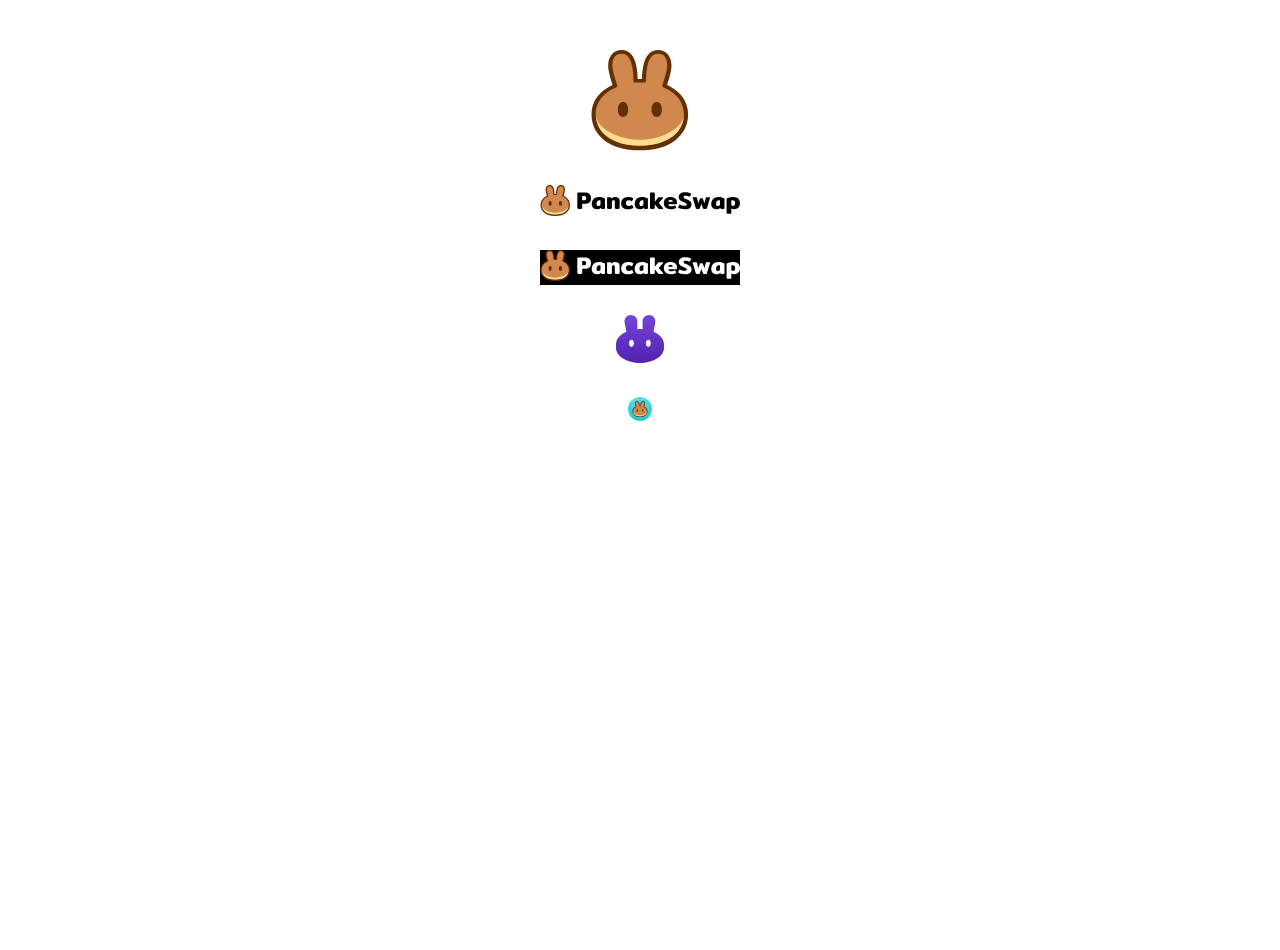
<file: assets/ds/logos.html>
<!DOCTYPE html>
<html lang="en">
    <head>
        <meta charset="UTF-8" />
        <meta http-equiv="X-UA-Compatible" content="IE=edge" />
        <meta name="viewport" content="width=device-width, initial-scale=1.0" />
        <link href="./css/designsystem.css" rel="stylesheet" />
        <title>Design System | PancakeSwap</title>
    </head>
    <body>

    <div class="btn-container-general">   
        <div class="logo-bunny">
            <svg xmlns="http://www.w3.org/2000/svg" viewBox="0 0 198 199" class="sc-5a69fd5e-0 bcGsoh mobile-icon" color="text" width="100px"><path fill-rule="evenodd" clip-rule="evenodd" d="M98.552 198.607c-29.49-.022-53.246-7.027-69.844-19.609C11.91 166.265 3 148.195 3 127.748c0-19.701 8.891-33.907 18.952-43.51 7.884-7.525 16.584-12.344 22.642-15.117-1.37-4.162-3.079-9.61-4.608-15.238-2.046-7.53-4.053-16.366-4.053-22.84 0-7.663 1.687-15.36 6.238-21.34C46.98 3.385 54.218 0 62.926 0c6.806 0 12.584 2.499 17.108 6.81 4.324 4.12 7.202 9.593 9.189 15.298 3.491 10.024 4.85 22.618 5.232 35.187h8.341c.382-12.569 1.741-25.163 5.233-35.187 1.987-5.705 4.865-11.177 9.189-15.298C121.741 2.5 127.519 0 134.325 0c8.708 0 15.947 3.385 20.755 9.703 4.551 5.98 6.239 13.677 6.239 21.34 0 6.474-2.007 15.31-4.054 22.84-1.529 5.628-3.238 11.076-4.608 15.238 6.058 2.773 14.759 7.592 22.643 15.118 10.06 9.602 18.952 23.808 18.952 43.509 0 20.447-8.911 38.517-25.708 51.25-16.598 12.582-40.354 19.587-69.844 19.609h-.148z" fill="#633001"/><path d="M62.926 7.288c-12.754 0-18.626 9.516-18.626 22.675 0 10.46 6.822 31.408 9.621 39.563.63 1.835-.36 3.844-2.164 4.555-10.222 4.031-40.39 18.789-40.39 52.588 0 35.603 30.658 62.448 87.191 62.49h.135c56.534-.042 87.19-26.887 87.19-62.49 0-33.799-30.167-48.557-40.389-52.588-1.804-.71-2.794-2.72-2.164-4.555 2.799-8.154 9.621-29.103 9.621-39.563 0-13.16-5.871-22.675-18.626-22.675-18.36 0-22.936 26.007-23.263 53.92-.022 1.863-1.528 3.375-3.392 3.375H89.58c-1.863 0-3.37-1.512-3.391-3.375-.326-27.913-4.903-53.92-23.263-53.92z" fill="#D1884F"/><path d="M98.693 177.755c-41.538 0-87.253-22.235-87.325-51.018v.134c0 35.632 30.705 62.491 87.325 62.491 56.62 0 87.325-26.859 87.325-62.491v-.134c-.072 28.783-45.787 51.018-87.325 51.018z" fill="#FEDC90"/><path class="eye" d="M75.614 117.896c0 9.718-4.593 14.779-10.258 14.779-5.665 0-10.258-5.061-10.258-14.779s4.593-14.779 10.258-14.779c5.665 0 10.258 5.061 10.258 14.779zM142.288 117.896c0 9.718-4.592 14.779-10.257 14.779-5.666 0-10.258-5.061-10.258-14.779s4.592-14.779 10.258-14.779c5.665 0 10.257 5.061 10.257 14.779z" fill="#633001"/></svg>
        </div>
        <div class="logo-dark">
            <svg viewBox="0 0 1281 199" class="sc-5a69fd5e-0 fIBjTm desktop-icon" color="text" width="200px" xmlns="http://www.w3.org/2000/svg"><path d="M247.013 153.096c-2.979 0-5.085-.617-6.318-1.849-1.13-1.233-1.695-3.185-1.695-5.856v-89.22c0-2.672.616-4.624 1.849-5.856 1.233-1.336 3.287-2.004 6.164-2.004h37.753c14.382 0 24.963 3.031 31.744 9.092 6.78 6.061 10.17 15.101 10.17 27.12 0 11.917-3.39 20.906-10.17 26.967-6.678 5.959-17.259 8.938-31.744 8.938h-14.639v24.963c0 2.671-.616 4.623-1.849 5.856-1.233 1.232-3.339 1.849-6.318 1.849h-14.947zm35.288-55.012c4.212 0 7.448-1.13 9.708-3.39 2.362-2.26 3.544-5.65 3.544-10.17 0-4.623-1.182-8.065-3.544-10.325-2.26-2.26-5.496-3.39-9.708-3.39h-12.174v27.275h12.174zM363.071 155.407c-9.656 0-17.412-3.082-23.268-9.245-5.753-6.267-8.629-15.05-8.629-26.351 0-8.629 1.952-16.18 5.855-22.652 4.007-6.472 9.606-11.454 16.797-14.947 7.294-3.595 15.666-5.393 25.117-5.393 7.808 0 14.691.873 20.649 2.62 6.061 1.643 11.608 4.057 16.642 7.242v61.638c0 1.952-.359 3.236-1.079 3.852-.719.617-2.157.925-4.314.925h-15.718c-1.13 0-2.003-.154-2.619-.463-.617-.41-1.13-1.027-1.541-1.849l-2.004-4.622c-2.979 3.184-6.574 5.496-10.786 6.934-4.109 1.541-9.143 2.311-15.102 2.311zm11.558-20.957c4.006 0 7.139-.976 9.399-2.927 2.26-1.952 3.39-4.726 3.39-8.322V99.163c-1.951-.925-4.417-1.387-7.396-1.387-5.445 0-9.811 1.9-13.098 5.701-3.185 3.801-4.777 9.143-4.777 16.026 0 9.965 4.16 14.947 12.482 14.947zM437.679 153.096c-2.98 0-5.086-.617-6.318-1.849-1.233-1.233-1.849-3.185-1.849-5.856V83.907c0-1.849.308-3.082.924-3.698.719-.72 2.157-1.079 4.315-1.079h15.872c1.232 0 2.157.206 2.773.617.719.308 1.13.924 1.233 1.849l.77 4.623c2.877-2.877 6.627-5.137 11.249-6.78 4.726-1.747 9.965-2.62 15.718-2.62 8.321 0 15.05 2.363 20.186 7.088 5.137 4.623 7.705 11.506 7.705 20.649v40.835c0 2.671-.616 4.623-1.849 5.856-1.13 1.232-3.185 1.849-6.164 1.849h-14.947c-2.979 0-5.136-.617-6.472-1.849-1.233-1.233-1.849-3.185-1.849-5.856v-38.832c0-3.082-.668-5.29-2.003-6.626-1.336-1.335-3.442-2.003-6.318-2.003-3.082 0-5.548.822-7.397 2.465-1.746 1.644-2.619 3.904-2.619 6.781v38.215c0 2.671-.617 4.623-1.849 5.856-1.13 1.232-3.185 1.849-6.164 1.849h-14.947zM564.725 155.407c-14.382 0-25.477-3.339-33.285-10.016-7.807-6.677-11.711-16.385-11.711-29.124 0-7.807 1.798-14.69 5.393-20.648 3.596-5.959 8.784-10.582 15.564-13.869 6.883-3.287 14.999-4.931 24.347-4.931 7.088 0 13.047.668 17.875 2.003 4.931 1.336 9.297 3.39 13.098 6.164 1.13.72 1.695 1.644 1.695 2.774 0 .822-.411 1.9-1.233 3.236l-6.318 10.94c-.719 1.439-1.592 2.158-2.619 2.158-.617 0-1.593-.411-2.928-1.233-2.774-1.746-5.393-3.03-7.859-3.852-2.363-.822-5.342-1.233-8.937-1.233-5.137 0-9.297 1.644-12.482 4.931-3.082 3.287-4.623 7.807-4.623 13.56 0 5.856 1.592 10.376 4.777 13.56 3.185 3.082 7.551 4.623 13.098 4.623 3.287 0 6.267-.462 8.938-1.387 2.671-.924 5.393-2.208 8.167-3.852 1.438-.822 2.465-1.233 3.082-1.233.924 0 1.746.719 2.465 2.158l6.934 11.865c.514 1.027.771 1.849.771 2.465 0 .925-.617 1.798-1.849 2.62-4.315 2.774-9.041 4.828-14.177 6.164-5.034 1.438-11.095 2.157-18.183 2.157zM638.004 155.407c-9.657 0-17.413-3.082-23.268-9.245-5.753-6.267-8.63-15.05-8.63-26.351 0-8.629 1.952-16.18 5.856-22.652 4.006-6.472 9.605-11.454 16.796-14.947 7.294-3.595 15.667-5.393 25.118-5.393 7.807 0 14.69.873 20.648 2.62 6.061 1.643 11.609 4.057 16.643 7.242v61.638c0 1.952-.36 3.236-1.079 3.852-.719.617-2.157.925-4.315.925h-15.717c-1.13 0-2.004-.154-2.62-.463-.616-.41-1.13-1.027-1.541-1.849l-2.003-4.622c-2.979 3.184-6.575 5.496-10.787 6.934-4.109 1.541-9.143 2.311-15.101 2.311zm11.557-20.957c4.007 0 7.14-.976 9.4-2.927 2.26-1.952 3.39-4.726 3.39-8.322V99.163c-1.952-.925-4.417-1.387-7.397-1.387-5.444 0-9.81 1.9-13.098 5.701-3.184 3.801-4.777 9.143-4.777 16.026 0 9.965 4.161 14.947 12.482 14.947zM787.963 147.24c.719.822 1.079 1.747 1.079 2.774 0 .924-.308 1.695-.925 2.311-.616.514-1.438.771-2.465.771h-23.885c-1.438 0-2.517-.103-3.236-.308-.616-.309-1.284-.874-2.003-1.695l-20.957-28.508v22.806c0 2.671-.616 4.623-1.849 5.856-1.233 1.232-3.339 1.849-6.318 1.849h-14.947c-2.979 0-5.085-.617-6.318-1.849-1.13-1.233-1.695-3.185-1.695-5.856v-89.22c0-2.672.616-4.624 1.849-5.856 1.233-1.336 3.288-2.004 6.164-2.004h14.947c2.979 0 5.085.668 6.318 2.004 1.233 1.232 1.849 3.184 1.849 5.855v51.622l20.341-26.504c.616-.822 1.284-1.387 2.003-1.695.719-.309 1.798-.463 3.236-.463h23.885c1.027 0 1.797.309 2.311.925.616.514.925 1.233.925 2.157 0 1.028-.36 1.952-1.079 2.774l-26.35 30.203 27.12 32.051zM837.998 155.407c-8.629 0-16.334-1.438-23.114-4.314-6.677-2.877-11.968-7.192-15.872-12.944-3.903-5.753-5.855-12.79-5.855-21.111 0-13.047 3.698-23.012 11.095-29.895 7.396-6.883 18.029-10.324 31.897-10.324 13.561 0 23.834 3.39 30.819 10.17 7.089 6.678 10.633 15.975 10.633 27.891 0 5.137-2.26 7.705-6.78 7.705h-48.386c0 4.417 1.643 7.808 4.931 10.17 3.39 2.363 8.475 3.544 15.255 3.544 4.212 0 7.705-.359 10.479-1.078 2.876-.822 5.753-2.003 8.629-3.544 1.233-.514 2.055-.771 2.465-.771.925 0 1.695.617 2.312 1.849l5.239 9.862c.514 1.028.771 1.798.771 2.312 0 .924-.617 1.798-1.85 2.619-4.211 2.774-8.988 4.777-14.33 6.01-5.342 1.233-11.455 1.849-18.338 1.849zm11.866-48.077c0-3.904-1.13-6.935-3.39-9.092-2.26-2.157-5.651-3.236-10.171-3.236s-7.961 1.13-10.324 3.39c-2.363 2.158-3.544 5.137-3.544 8.938h27.429zM930.417 155.407c-8.63 0-16.797-.873-24.501-2.619-7.705-1.85-13.92-4.418-18.646-7.705-1.746-1.13-2.619-2.312-2.619-3.544 0-.822.308-1.695.924-2.62l7.551-12.019c.822-1.233 1.643-1.849 2.465-1.849.514 0 1.387.359 2.62 1.078 3.801 2.158 8.115 3.904 12.944 5.239 4.828 1.336 9.605 2.004 14.331 2.004 4.828 0 8.372-.719 10.632-2.158 2.363-1.438 3.544-3.749 3.544-6.934 0-3.082-1.284-5.496-3.852-7.242-2.466-1.747-7.14-3.955-14.023-6.626-10.375-3.904-18.491-8.27-24.347-13.099-5.753-4.93-8.629-11.608-8.629-20.032 0-10.17 3.647-17.926 10.941-23.268C907.046 48.67 916.753 46 928.876 46c8.423 0 15.615.77 21.573 2.311 6.061 1.439 11.197 3.699 15.409 6.78 1.747 1.336 2.62 2.569 2.62 3.699 0 .719-.308 1.54-.925 2.465l-7.55 12.02c-.925 1.232-1.747 1.849-2.466 1.849-.513 0-1.387-.36-2.619-1.079-5.959-3.904-13.047-5.855-21.265-5.855-4.418 0-7.808.719-10.171 2.157-2.362 1.438-3.544 3.801-3.544 7.088 0 2.26.617 4.11 1.849 5.548 1.233 1.438 2.877 2.722 4.931 3.852 2.158 1.027 5.445 2.363 9.862 4.007l2.928 1.078c7.602 2.98 13.561 5.856 17.875 8.63 4.418 2.67 7.756 6.009 10.016 10.016 2.26 3.903 3.39 8.834 3.39 14.793 0 9.143-3.441 16.437-10.324 21.881-6.78 5.445-16.796 8.167-30.048 8.167zM1003.53 153.096c-1.54 0-2.72-.257-3.544-.771-.822-.513-1.439-1.541-1.85-3.082l-19.878-66.569c-.205-.616-.308-1.078-.308-1.386 0-1.438 1.027-2.158 3.082-2.158h20.338c1.34 0 2.31.257 2.93.77.62.412 1.03 1.13 1.23 2.158l8.32 34.98 10.48-28.2c.52-1.232 1.03-2.054 1.54-2.465.62-.514 1.65-.77 3.09-.77h9.7c1.44 0 2.42.256 2.93.77.62.41 1.18 1.233 1.7 2.465l10.32 28.2 8.48-34.98c.3-1.027.71-1.746 1.23-2.157.51-.514 1.44-.77 2.77-.77h20.5c2.05 0 3.08.719 3.08 2.157 0 .308-.1.77-.31 1.386l-20.03 66.569c-.41 1.541-1.03 2.569-1.85 3.082-.72.514-1.85.771-3.39.771h-15.1c-1.44 0-2.52-.257-3.24-.771-.72-.616-1.33-1.643-1.85-3.082l-10.17-27.891-10.17 27.891c-.41 1.439-1.03 2.466-1.85 3.082-.72.514-1.79.771-3.23.771h-14.95zM1128.73 155.407c-9.66 0-17.41-3.082-23.27-9.245-5.75-6.267-8.63-15.05-8.63-26.351 0-8.629 1.95-16.18 5.86-22.652 4-6.472 9.6-11.454 16.79-14.947 7.3-3.595 15.67-5.393 25.12-5.393 7.81 0 14.69.873 20.65 2.62 6.06 1.643 11.61 4.057 16.64 7.242v61.638c0 1.952-.36 3.236-1.08 3.852-.72.617-2.15.925-4.31.925h-15.72c-1.13 0-2-.154-2.62-.463-.62-.41-1.13-1.027-1.54-1.849l-2-4.622c-2.98 3.184-6.58 5.496-10.79 6.934-4.11 1.541-9.14 2.311-15.1 2.311zm11.56-20.957c4 0 7.14-.976 9.4-2.927 2.26-1.952 3.39-4.726 3.39-8.322V99.163c-1.96-.925-4.42-1.387-7.4-1.387-5.45 0-9.81 1.9-13.1 5.701-3.18 3.801-4.78 9.143-4.78 16.026 0 9.965 4.17 14.947 12.49 14.947zM1203.18 184.223c-2.98 0-5.08-.616-6.32-1.849-1.13-1.233-1.69-3.185-1.69-5.856V88.222c4.62-3.287 10.43-6.01 17.41-8.167 6.99-2.157 14.28-3.236 21.88-3.236 31.03 0 46.54 13.15 46.54 39.448 0 11.917-3.29 21.419-9.86 28.508-6.58 7.088-15.87 10.632-27.89 10.632-3.39 0-6.68-.411-9.87-1.233-3.08-.821-5.65-1.951-7.7-3.39v25.734c0 2.671-.62 4.623-1.85 5.856-1.23 1.233-3.34 1.849-6.32 1.849h-14.33zm33.44-49.619c4.42 0 7.71-1.643 9.86-4.931 2.26-3.39 3.39-7.91 3.39-13.56 0-6.677-1.33-11.352-4-14.023-2.57-2.773-6.58-4.16-12.02-4.16-3.5 0-6.27.462-8.32 1.387v24.501c0 3.493.97 6.164 2.92 8.013 1.96 1.849 4.68 2.773 8.17 2.773z" fill="#000000"></path><path fill-rule="evenodd" clip-rule="evenodd" d="M97.556 198.607c-29.192-.022-52.708-7.027-69.138-19.609-16.627-12.733-25.448-30.803-25.448-51.25 0-19.701 8.801-33.907 18.76-43.51 7.805-7.525 16.417-12.344 22.414-15.117-1.356-4.162-3.048-9.61-4.562-15.238-2.025-7.53-4.012-16.366-4.012-22.84 0-7.663 1.67-15.36 6.175-21.34C46.505 3.385 53.671 0 62.291 0c6.737 0 12.457 2.499 16.934 6.81 4.28 4.12 7.13 9.593 9.097 15.298 3.456 10.024 4.802 22.618 5.179 35.187h8.257c.378-12.569 1.723-25.163 5.18-35.187 1.967-5.705 4.815-11.177 9.096-15.298C120.512 2.5 126.231 0 132.968 0c8.621 0 15.786 3.385 20.546 9.703 4.505 5.98 6.176 13.677 6.176 21.34 0 6.474-1.988 15.31-4.013 22.84-1.514 5.628-3.206 11.076-4.562 15.238 5.997 2.773 14.61 7.592 22.414 15.118 9.959 9.602 18.76 23.808 18.76 43.509 0 20.447-8.82 38.517-25.448 51.25-16.43 12.582-39.946 19.587-69.138 19.609h-.147z" fill="#633001"></path><path d="M62.29 7.288c-12.625 0-18.437 9.516-18.437 22.675 0 10.46 6.753 31.408 9.523 39.563.624 1.835-.356 3.844-2.142 4.555-10.119 4.031-39.981 18.789-39.981 52.588 0 35.603 30.347 62.448 86.31 62.491l.066-.001.067.001c55.962-.043 86.309-26.888 86.309-62.491 0-33.799-29.862-48.557-39.981-52.588-1.786-.71-2.765-2.72-2.142-4.555 2.771-8.154 9.524-29.103 9.524-39.563 0-13.16-5.812-22.675-18.438-22.675-18.174 0-22.705 26.007-23.028 53.92-.021 1.863-1.513 3.375-3.357 3.375H88.676c-1.845 0-3.336-1.512-3.358-3.375-.323-27.913-4.853-53.92-23.028-53.92z" fill="#D1884F"></path><path d="M97.696 177.755c-41.118 0-86.372-22.235-86.443-51.018v.134c0 35.632 30.395 62.491 86.443 62.491s86.443-26.859 86.443-62.491v-.134c-.071 28.783-45.325 51.018-86.443 51.018z" fill="#FEDC90"></path><path class="eye" d="M74.85 117.896c0 9.718-4.546 14.779-10.154 14.779s-10.154-5.061-10.154-14.779 4.546-14.779 10.154-14.779 10.154 5.061 10.154 14.779zM140.851 117.896c0 9.718-4.546 14.779-10.154 14.779s-10.154-5.061-10.154-14.779 4.546-14.779 10.154-14.779 10.154 5.061 10.154 14.779z" fill="#633001"></path></svg>
        </div>
        <div class="logo-light" style="background-color: #000000;">
            <svg viewBox="0 0 1281 199" width="200px" color="text" xmlns="http://www.w3.org/2000/svg" class="sc-5a69fd5e-0 bcGsoh"><path d="M247.013 153.096c-2.979 0-5.085-.617-6.318-1.849-1.13-1.233-1.695-3.185-1.695-5.856v-89.22c0-2.672.616-4.624 1.849-5.856 1.233-1.336 3.287-2.004 6.164-2.004h37.753c14.382 0 24.963 3.031 31.744 9.092 6.78 6.061 10.17 15.101 10.17 27.12 0 11.917-3.39 20.906-10.17 26.967-6.678 5.959-17.259 8.938-31.744 8.938h-14.639v24.963c0 2.671-.616 4.623-1.849 5.856-1.233 1.232-3.339 1.849-6.318 1.849h-14.947zm35.288-55.012c4.212 0 7.448-1.13 9.708-3.39 2.362-2.26 3.544-5.65 3.544-10.17 0-4.623-1.182-8.065-3.544-10.325-2.26-2.26-5.496-3.39-9.708-3.39h-12.174v27.275h12.174zM363.071 155.407c-9.656 0-17.412-3.082-23.268-9.245-5.753-6.267-8.629-15.05-8.629-26.351 0-8.629 1.952-16.18 5.855-22.652 4.007-6.472 9.606-11.454 16.797-14.947 7.294-3.595 15.666-5.393 25.117-5.393 7.808 0 14.691.873 20.649 2.62 6.061 1.643 11.608 4.057 16.642 7.242v61.638c0 1.952-.359 3.236-1.079 3.852-.719.617-2.157.925-4.314.925h-15.718c-1.13 0-2.003-.154-2.619-.463-.617-.41-1.13-1.027-1.541-1.849l-2.004-4.622c-2.979 3.184-6.574 5.496-10.786 6.934-4.109 1.541-9.143 2.311-15.102 2.311zm11.558-20.957c4.006 0 7.139-.976 9.399-2.927 2.26-1.952 3.39-4.726 3.39-8.322V99.163c-1.951-.925-4.417-1.387-7.396-1.387-5.445 0-9.811 1.9-13.098 5.701-3.185 3.801-4.777 9.143-4.777 16.026 0 9.965 4.16 14.947 12.482 14.947zM437.679 153.096c-2.98 0-5.086-.617-6.318-1.849-1.233-1.233-1.849-3.185-1.849-5.856V83.907c0-1.849.308-3.082.924-3.698.719-.72 2.157-1.079 4.315-1.079h15.872c1.232 0 2.157.206 2.773.617.719.308 1.13.924 1.233 1.849l.77 4.623c2.877-2.877 6.627-5.137 11.249-6.78 4.726-1.747 9.965-2.62 15.718-2.62 8.321 0 15.05 2.363 20.186 7.088 5.137 4.623 7.705 11.506 7.705 20.649v40.835c0 2.671-.616 4.623-1.849 5.856-1.13 1.232-3.185 1.849-6.164 1.849h-14.947c-2.979 0-5.136-.617-6.472-1.849-1.233-1.233-1.849-3.185-1.849-5.856v-38.832c0-3.082-.668-5.29-2.003-6.626-1.336-1.335-3.442-2.003-6.318-2.003-3.082 0-5.548.822-7.397 2.465-1.746 1.644-2.619 3.904-2.619 6.781v38.215c0 2.671-.617 4.623-1.849 5.856-1.13 1.232-3.185 1.849-6.164 1.849h-14.947zM564.725 155.407c-14.382 0-25.477-3.339-33.285-10.016-7.807-6.677-11.711-16.385-11.711-29.124 0-7.807 1.798-14.69 5.393-20.648 3.596-5.959 8.784-10.582 15.564-13.869 6.883-3.287 14.999-4.931 24.347-4.931 7.088 0 13.047.668 17.875 2.003 4.931 1.336 9.297 3.39 13.098 6.164 1.13.72 1.695 1.644 1.695 2.774 0 .822-.411 1.9-1.233 3.236l-6.318 10.94c-.719 1.439-1.592 2.158-2.619 2.158-.617 0-1.593-.411-2.928-1.233-2.774-1.746-5.393-3.03-7.859-3.852-2.363-.822-5.342-1.233-8.937-1.233-5.137 0-9.297 1.644-12.482 4.931-3.082 3.287-4.623 7.807-4.623 13.56 0 5.856 1.592 10.376 4.777 13.56 3.185 3.082 7.551 4.623 13.098 4.623 3.287 0 6.267-.462 8.938-1.387 2.671-.924 5.393-2.208 8.167-3.852 1.438-.822 2.465-1.233 3.082-1.233.924 0 1.746.719 2.465 2.158l6.934 11.865c.514 1.027.771 1.849.771 2.465 0 .925-.617 1.798-1.849 2.62-4.315 2.774-9.041 4.828-14.177 6.164-5.034 1.438-11.095 2.157-18.183 2.157zM638.004 155.407c-9.657 0-17.413-3.082-23.268-9.245-5.753-6.267-8.63-15.05-8.63-26.351 0-8.629 1.952-16.18 5.856-22.652 4.006-6.472 9.605-11.454 16.796-14.947 7.294-3.595 15.667-5.393 25.118-5.393 7.807 0 14.69.873 20.648 2.62 6.061 1.643 11.609 4.057 16.643 7.242v61.638c0 1.952-.36 3.236-1.079 3.852-.719.617-2.157.925-4.315.925h-15.717c-1.13 0-2.004-.154-2.62-.463-.616-.41-1.13-1.027-1.541-1.849l-2.003-4.622c-2.979 3.184-6.575 5.496-10.787 6.934-4.109 1.541-9.143 2.311-15.101 2.311zm11.557-20.957c4.007 0 7.14-.976 9.4-2.927 2.26-1.952 3.39-4.726 3.39-8.322V99.163c-1.952-.925-4.417-1.387-7.397-1.387-5.444 0-9.81 1.9-13.098 5.701-3.184 3.801-4.777 9.143-4.777 16.026 0 9.965 4.161 14.947 12.482 14.947zM787.963 147.24c.719.822 1.079 1.747 1.079 2.774 0 .924-.308 1.695-.925 2.311-.616.514-1.438.771-2.465.771h-23.885c-1.438 0-2.517-.103-3.236-.308-.616-.309-1.284-.874-2.003-1.695l-20.957-28.508v22.806c0 2.671-.616 4.623-1.849 5.856-1.233 1.232-3.339 1.849-6.318 1.849h-14.947c-2.979 0-5.085-.617-6.318-1.849-1.13-1.233-1.695-3.185-1.695-5.856v-89.22c0-2.672.616-4.624 1.849-5.856 1.233-1.336 3.288-2.004 6.164-2.004h14.947c2.979 0 5.085.668 6.318 2.004 1.233 1.232 1.849 3.184 1.849 5.855v51.622l20.341-26.504c.616-.822 1.284-1.387 2.003-1.695.719-.309 1.798-.463 3.236-.463h23.885c1.027 0 1.797.309 2.311.925.616.514.925 1.233.925 2.157 0 1.028-.36 1.952-1.079 2.774l-26.35 30.203 27.12 32.051zM837.998 155.407c-8.629 0-16.334-1.438-23.114-4.314-6.677-2.877-11.968-7.192-15.872-12.944-3.903-5.753-5.855-12.79-5.855-21.111 0-13.047 3.698-23.012 11.095-29.895 7.396-6.883 18.029-10.324 31.897-10.324 13.561 0 23.834 3.39 30.819 10.17 7.089 6.678 10.633 15.975 10.633 27.891 0 5.137-2.26 7.705-6.78 7.705h-48.386c0 4.417 1.643 7.808 4.931 10.17 3.39 2.363 8.475 3.544 15.255 3.544 4.212 0 7.705-.359 10.479-1.078 2.876-.822 5.753-2.003 8.629-3.544 1.233-.514 2.055-.771 2.465-.771.925 0 1.695.617 2.312 1.849l5.239 9.862c.514 1.028.771 1.798.771 2.312 0 .924-.617 1.798-1.85 2.619-4.211 2.774-8.988 4.777-14.33 6.01-5.342 1.233-11.455 1.849-18.338 1.849zm11.866-48.077c0-3.904-1.13-6.935-3.39-9.092-2.26-2.157-5.651-3.236-10.171-3.236s-7.961 1.13-10.324 3.39c-2.363 2.158-3.544 5.137-3.544 8.938h27.429zM930.417 155.407c-8.63 0-16.797-.873-24.501-2.619-7.705-1.85-13.92-4.418-18.646-7.705-1.746-1.13-2.619-2.312-2.619-3.544 0-.822.308-1.695.924-2.62l7.551-12.019c.822-1.233 1.643-1.849 2.465-1.849.514 0 1.387.359 2.62 1.078 3.801 2.158 8.115 3.904 12.944 5.239 4.828 1.336 9.605 2.004 14.331 2.004 4.828 0 8.372-.719 10.632-2.158 2.363-1.438 3.544-3.749 3.544-6.934 0-3.082-1.284-5.496-3.852-7.242-2.466-1.747-7.14-3.955-14.023-6.626-10.375-3.904-18.491-8.27-24.347-13.099-5.753-4.93-8.629-11.608-8.629-20.032 0-10.17 3.647-17.926 10.941-23.268C907.046 48.67 916.753 46 928.876 46c8.423 0 15.615.77 21.573 2.311 6.061 1.439 11.197 3.699 15.409 6.78 1.747 1.336 2.62 2.569 2.62 3.699 0 .719-.308 1.54-.925 2.465l-7.55 12.02c-.925 1.232-1.747 1.849-2.466 1.849-.513 0-1.387-.36-2.619-1.079-5.959-3.904-13.047-5.855-21.265-5.855-4.418 0-7.808.719-10.171 2.157-2.362 1.438-3.544 3.801-3.544 7.088 0 2.26.617 4.11 1.849 5.548 1.233 1.438 2.877 2.722 4.931 3.852 2.158 1.027 5.445 2.363 9.862 4.007l2.928 1.078c7.602 2.98 13.561 5.856 17.875 8.63 4.418 2.67 7.756 6.009 10.016 10.016 2.26 3.903 3.39 8.834 3.39 14.793 0 9.143-3.441 16.437-10.324 21.881-6.78 5.445-16.796 8.167-30.048 8.167zM1003.53 153.096c-1.54 0-2.72-.257-3.544-.771-.822-.513-1.439-1.541-1.85-3.082l-19.878-66.569c-.205-.616-.308-1.078-.308-1.386 0-1.438 1.027-2.158 3.082-2.158h20.338c1.34 0 2.31.257 2.93.77.62.412 1.03 1.13 1.23 2.158l8.32 34.98 10.48-28.2c.52-1.232 1.03-2.054 1.54-2.465.62-.514 1.65-.77 3.09-.77h9.7c1.44 0 2.42.256 2.93.77.62.41 1.18 1.233 1.7 2.465l10.32 28.2 8.48-34.98c.3-1.027.71-1.746 1.23-2.157.51-.514 1.44-.77 2.77-.77h20.5c2.05 0 3.08.719 3.08 2.157 0 .308-.1.77-.31 1.386l-20.03 66.569c-.41 1.541-1.03 2.569-1.85 3.082-.72.514-1.85.771-3.39.771h-15.1c-1.44 0-2.52-.257-3.24-.771-.72-.616-1.33-1.643-1.85-3.082l-10.17-27.891-10.17 27.891c-.41 1.439-1.03 2.466-1.85 3.082-.72.514-1.79.771-3.23.771h-14.95zM1128.73 155.407c-9.66 0-17.41-3.082-23.27-9.245-5.75-6.267-8.63-15.05-8.63-26.351 0-8.629 1.95-16.18 5.86-22.652 4-6.472 9.6-11.454 16.79-14.947 7.3-3.595 15.67-5.393 25.12-5.393 7.81 0 14.69.873 20.65 2.62 6.06 1.643 11.61 4.057 16.64 7.242v61.638c0 1.952-.36 3.236-1.08 3.852-.72.617-2.15.925-4.31.925h-15.72c-1.13 0-2-.154-2.62-.463-.62-.41-1.13-1.027-1.54-1.849l-2-4.622c-2.98 3.184-6.58 5.496-10.79 6.934-4.11 1.541-9.14 2.311-15.1 2.311zm11.56-20.957c4 0 7.14-.976 9.4-2.927 2.26-1.952 3.39-4.726 3.39-8.322V99.163c-1.96-.925-4.42-1.387-7.4-1.387-5.45 0-9.81 1.9-13.1 5.701-3.18 3.801-4.78 9.143-4.78 16.026 0 9.965 4.17 14.947 12.49 14.947zM1203.18 184.223c-2.98 0-5.08-.616-6.32-1.849-1.13-1.233-1.69-3.185-1.69-5.856V88.222c4.62-3.287 10.43-6.01 17.41-8.167 6.99-2.157 14.28-3.236 21.88-3.236 31.03 0 46.54 13.15 46.54 39.448 0 11.917-3.29 21.419-9.86 28.508-6.58 7.088-15.87 10.632-27.89 10.632-3.39 0-6.68-.411-9.87-1.233-3.08-.821-5.65-1.951-7.7-3.39v25.734c0 2.671-.62 4.623-1.85 5.856-1.23 1.233-3.34 1.849-6.32 1.849h-14.33zm33.44-49.619c4.42 0 7.71-1.643 9.86-4.931 2.26-3.39 3.39-7.91 3.39-13.56 0-6.677-1.33-11.352-4-14.023-2.57-2.773-6.58-4.16-12.02-4.16-3.5 0-6.27.462-8.32 1.387v24.501c0 3.493.97 6.164 2.92 8.013 1.96 1.849 4.68 2.773 8.17 2.773z" fill="#FFFFFF"></path><path fill-rule="evenodd" clip-rule="evenodd" d="M97.556 198.607c-29.192-.022-52.708-7.027-69.138-19.609-16.627-12.733-25.448-30.803-25.448-51.25 0-19.701 8.801-33.907 18.76-43.51 7.805-7.525 16.417-12.344 22.414-15.117-1.356-4.162-3.048-9.61-4.562-15.238-2.025-7.53-4.012-16.366-4.012-22.84 0-7.663 1.67-15.36 6.175-21.34C46.505 3.385 53.671 0 62.291 0c6.737 0 12.457 2.499 16.934 6.81 4.28 4.12 7.13 9.593 9.097 15.298 3.456 10.024 4.802 22.618 5.179 35.187h8.257c.378-12.569 1.723-25.163 5.18-35.187 1.967-5.705 4.815-11.177 9.096-15.298C120.512 2.5 126.231 0 132.968 0c8.621 0 15.786 3.385 20.546 9.703 4.505 5.98 6.176 13.677 6.176 21.34 0 6.474-1.988 15.31-4.013 22.84-1.514 5.628-3.206 11.076-4.562 15.238 5.997 2.773 14.61 7.592 22.414 15.118 9.959 9.602 18.76 23.808 18.76 43.509 0 20.447-8.82 38.517-25.448 51.25-16.43 12.582-39.946 19.587-69.138 19.609h-.147z" fill="#633001"></path><path d="M62.29 7.288c-12.625 0-18.437 9.516-18.437 22.675 0 10.46 6.753 31.408 9.523 39.563.624 1.835-.356 3.844-2.142 4.555-10.119 4.031-39.981 18.789-39.981 52.588 0 35.603 30.347 62.448 86.31 62.491l.066-.001.067.001c55.962-.043 86.309-26.888 86.309-62.491 0-33.799-29.862-48.557-39.981-52.588-1.786-.71-2.765-2.72-2.142-4.555 2.771-8.154 9.524-29.103 9.524-39.563 0-13.16-5.812-22.675-18.438-22.675-18.174 0-22.705 26.007-23.028 53.92-.021 1.863-1.513 3.375-3.357 3.375H88.676c-1.845 0-3.336-1.512-3.358-3.375-.323-27.913-4.853-53.92-23.028-53.92z" fill="#D1884F"></path><path d="M97.696 177.755c-41.118 0-86.372-22.235-86.443-51.018v.134c0 35.632 30.395 62.491 86.443 62.491s86.443-26.859 86.443-62.491v-.134c-.071 28.783-45.325 51.018-86.443 51.018z" fill="#FEDC90"></path><path class="eye" d="M74.85 117.896c0 9.718-4.546 14.779-10.154 14.779s-10.154-5.061-10.154-14.779 4.546-14.779 10.154-14.779 10.154 5.061 10.154 14.779zM140.851 117.896c0 9.718-4.546 14.779-10.154 14.779s-10.154-5.061-10.154-14.779 4.546-14.779 10.154-14.779 10.154 5.061 10.154 14.779z" fill="#633001"></path></svg>
        </div>
        <div class="purple-bunny">
            <svg viewBox="0 0 48 48" height="48px" width="48px" color="text" xmlns="http://www.w3.org/2000/svg" class="sc-5a69fd5e-0 hEjrWd"><path fill-rule="evenodd" clip-rule="evenodd" d="M14.9024 0C10.8947 0 7.87179 3.60289 8.60749 7.50271L10.3484 16.7306C4.45101 19.3061 0 23.7533 0 29.3333V32.7273C0 37.3405 3.08306 41.2029 7.39317 43.8102C11.7369 46.4379 17.6132 48 24 48C30.3868 48 36.2631 46.4379 40.6068 43.8102C44.9169 41.2029 48 37.3405 48 32.7273V29.3333C48 23.7236 43.5028 19.2593 37.5552 16.6889L39.2882 7.50271C40.0239 3.6029 37.001 0 32.9933 0C29.4567 0 26.5896 2.83809 26.5896 6.33904V14.147C25.7386 14.0899 24.8746 14.0606 24 14.0606C23.0897 14.0606 22.1908 14.0923 21.3061 14.1541V6.33904C21.3061 2.83809 18.4391 0 14.9024 0ZM17.8776 28.3637C17.8776 30.372 16.7811 32 15.4286 32C14.0761 32 12.9796 30.372 12.9796 28.3637C12.9796 26.3554 14.0761 24.7273 15.4286 24.7273C16.7811 24.7273 17.8776 26.3554 17.8776 28.3637ZM34.7757 28.3637C34.7757 30.372 33.6792 32 32.3267 32C30.9742 32 29.8777 30.372 29.8777 28.3637C29.8777 26.3554 30.9742 24.7273 32.3267 24.7273C33.6792 24.7273 34.7757 26.3554 34.7757 28.3637Z" fill="url(#paint0_linear)"></path><defs><linearGradient id="paint0_linear" x1="24" y1="0" x2="24" y2="48" gradientUnits="userSpaceOnUse"><stop stop-color="#7645D9"></stop><stop offset="1" stop-color="#5121B1"></stop></linearGradient></defs></svg>
        </div>
        <div class="blue-bunny">
            <svg viewBox="0 0 96 96" width="24px" color="text" xmlns="http://www.w3.org/2000/svg" class="sc-5a69fd5e-0 fNCrIk"><circle cx="48" cy="48" r="48" fill="url(#paint0_linear_10493)"></circle><path fill-rule="evenodd" clip-rule="evenodd" d="M47.858 79.875c-9.342-.007-16.866-2.249-22.124-6.275-5.321-4.075-8.144-9.857-8.144-16.4 0-6.304 2.817-10.85 6.004-13.923 2.497-2.408 5.253-3.95 7.172-4.838a99.818 99.818 0 01-1.46-4.876c-.648-2.41-1.284-5.237-1.284-7.309 0-2.452.535-4.915 1.977-6.829 1.523-2.021 3.816-3.104 6.574-3.104 2.156 0 3.986.8 5.42 2.179 1.369 1.318 2.28 3.07 2.91 4.895 1.106 3.208 1.537 7.238 1.657 11.26h2.643c.12-4.022.551-8.052 1.657-11.26.63-1.825 1.541-3.577 2.91-4.895 1.434-1.38 3.264-2.18 5.42-2.18 2.758 0 5.051 1.084 6.574 3.105 1.442 1.914 1.977 4.377 1.977 6.83 0 2.071-.636 4.898-1.284 7.308a99.707 99.707 0 01-1.46 4.876c1.919.888 4.675 2.43 7.172 4.838 3.187 3.073 6.004 7.619 6.004 13.923 0 6.543-2.823 12.325-8.144 16.4-5.257 4.026-12.782 6.268-22.124 6.275h-.047z" fill="#633001"></path><path d="M36.573 18.653c-4.04 0-5.9 3.045-5.9 7.256 0 3.347 2.16 10.05 3.048 12.66.199.587-.114 1.23-.686 1.458-3.238 1.29-12.794 6.012-12.794 16.828 0 11.393 9.711 19.983 27.619 19.997h.043c17.908-.014 27.619-8.604 27.619-19.997 0-10.816-9.556-15.539-12.794-16.828a1.176 1.176 0 01-.686-1.458c.887-2.61 3.048-9.313 3.048-12.66 0-4.211-1.86-7.256-5.9-7.256-5.816 0-7.266 8.322-7.37 17.254a1.084 1.084 0 01-1.074 1.08h-5.73c-.59 0-1.067-.484-1.074-1.08-.103-8.932-1.553-17.254-7.369-17.254z" fill="#D1884F"></path><path d="M47.903 73.202c-13.158 0-27.64-7.115-27.662-16.326v.043c0 11.403 9.727 19.997 27.662 19.997s27.661-8.594 27.661-19.997v-.043c-.022 9.21-14.503 16.326-27.661 16.326z" fill="#FEDC90"></path><path d="M40.592 54.047c0 3.11-1.455 4.73-3.25 4.73-1.794 0-3.249-1.62-3.249-4.73 0-3.11 1.455-4.73 3.25-4.73 1.794 0 3.249 1.62 3.249 4.73zM61.712 54.047c0 3.11-1.455 4.73-3.25 4.73-1.794 0-3.248-1.62-3.248-4.73 0-3.11 1.454-4.73 3.249-4.73 1.794 0 3.25 1.62 3.25 4.73z" fill="#633001"></path><defs><linearGradient id="paint0_linear_10493" x1="48" y1="0" x2="48" y2="96" gradientUnits="userSpaceOnUse"><stop stop-color="#53DEE9"></stop><stop offset="1" stop-color="#1FC7D4"></stop></linearGradient></defs></svg>

        </div>
    </div> 

    </body>
</html>
</file>
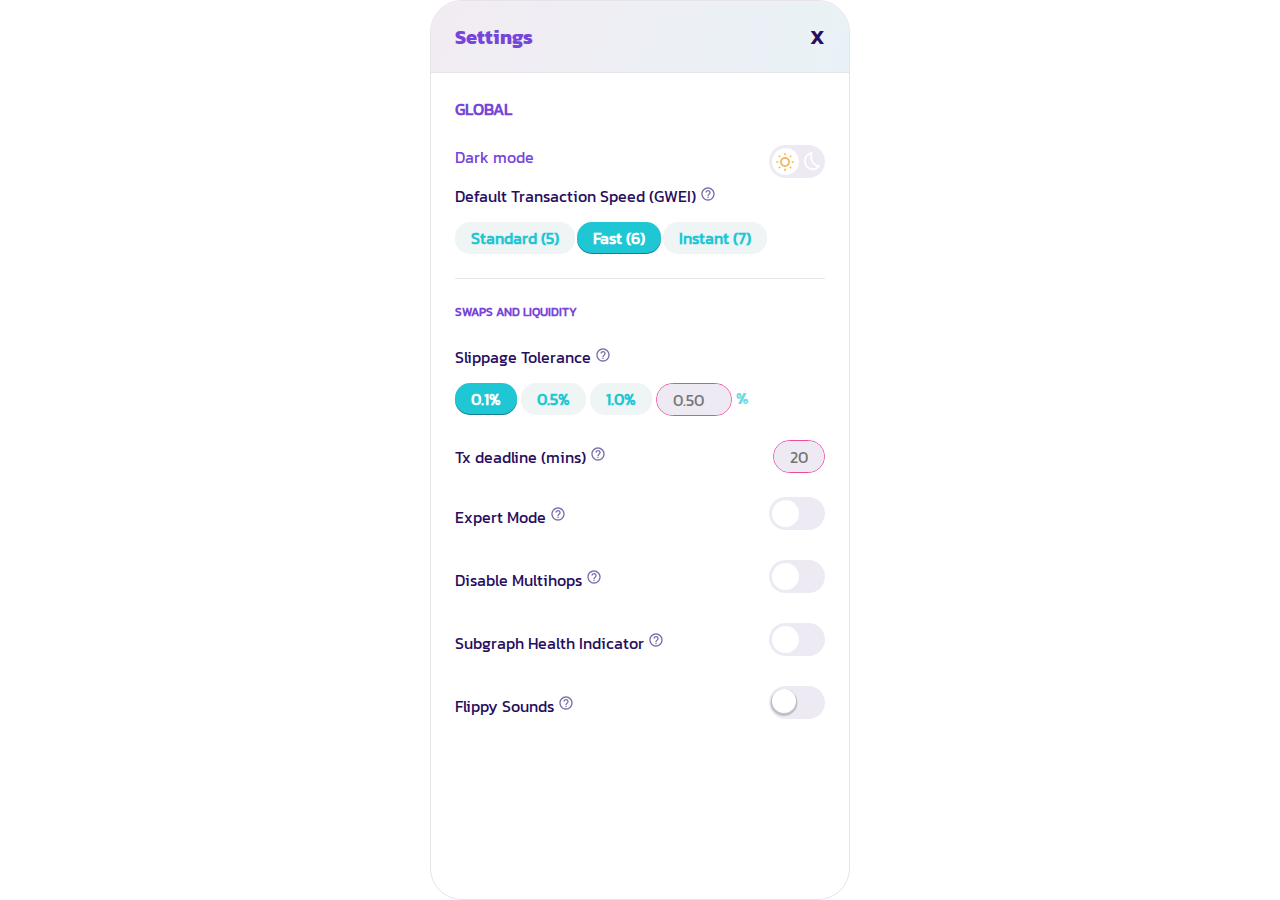
<file: assets/ds/settings.html>
<!DOCTYPE html>
<html lang="en">

<head>
    <meta charset="UTF-8">
    <meta http-equiv="X-UA-Compatible" content="IE=edge">
    <meta name="viewport" content="width=device-width, initial-scale=1.0">
    <title>Settings</title>
    <link href="./css/designsystem.css" rel="stylesheet" />
</head>

<body>
    <div class="container-positioner">
        <div class="container-settings">
            <div class="greybar">
                <div class="settings-title">
                    <h4>Settings</h4>
                </div>
                <div class="blue-cross-icon">X</div>
            </div>
            <div class="whitecontainer">
                <div class="padded-white-container">
                    <div class="settings-global">
                        <div class="settings-subtitle">
                            <p>Global</p>
                        </div>
                        <div class="settings-bar">
                            <div class="settings-bar-text">
                                <p>Dark mode</p>
                            </div>
                            <div class="darkmode-button">
                                <label class="toggle-switch light darkmode">
                                    <input type="checkbox" id="">
                                    <div class="toggle-switch-container">
                                        <div class="icon-toggle-switch sun">
                                            <svg width="19" height="18" viewBox="0 0 19 18" fill="none"
                                                xmlns="http://www.w3.org/2000/svg">
                                                <path
                                                    d="M3.8166 2.6209L4.13602 2.94031C4.45543 3.25154 4.45543 3.7757 4.13602 4.08692L4.12783 4.09511C3.80841 4.41453 3.30063 4.41453 2.98121 4.09511L2.6618 3.7757C2.34239 3.46448 2.34239 2.9485 2.6618 2.62909L2.66999 2.6209C2.98121 2.30967 3.49719 2.30148 3.8166 2.6209Z"
                                                    fill="#fff" />
                                                <path
                                                    d="M0.810819 8.14905H1.64621C2.09666 8.14905 2.45703 8.50941 2.45703 8.96806V8.97625C2.45703 9.4267 2.09666 9.78706 1.63802 9.77887H0.810819C0.360364 9.77887 0 9.41851 0 8.96806V8.95987C0 8.50941 0.360364 8.14905 0.810819 8.14905Z"
                                                    fill="#fff" />
                                                <path
                                                    d="M9.00907 0H9.01726C9.46772 0 9.82808 0.360364 9.82808 0.810819V1.60526C9.82808 2.05571 9.46772 2.41608 9.00907 2.40789H9.00088C8.55043 2.40789 8.19006 2.04752 8.19006 1.59707V0.810819C8.19006 0.360364 8.55043 0 9.00907 0Z"
                                                    fill="#fff" />
                                                <path
                                                    d="M14.2016 2.62083C14.521 2.30961 15.037 2.30961 15.3564 2.62902C15.6758 2.94843 15.6758 3.45622 15.3564 3.77563L15.037 4.09505C14.7258 4.41446 14.2098 4.41446 13.8904 4.09505L13.8822 4.08686C13.5628 3.77563 13.5628 3.25966 13.8822 2.94024L14.2016 2.62083Z"
                                                    fill="#fff" />
                                                <path
                                                    d="M14.1934 15.3155L13.874 14.996C13.5546 14.6766 13.5546 14.1688 13.8822 13.8412C14.1934 13.53 14.7094 13.5218 15.0288 13.8412L15.3482 14.1606C15.6676 14.4801 15.6676 14.996 15.3482 15.3155C15.0288 15.6349 14.5128 15.6349 14.1934 15.3155Z"
                                                    fill="#fff" />
                                                <path
                                                    d="M15.5612 8.96806V8.95987C15.5612 8.50941 15.9215 8.14905 16.372 8.14905H17.1992C17.6496 8.14905 18.01 8.50941 18.01 8.95987V8.96806C18.01 9.41851 17.6496 9.77887 17.1992 9.77887H16.372C15.9215 9.77887 15.5612 9.41851 15.5612 8.96806Z"
                                                    fill="#fff" />
                                                <path fill-rule="evenodd" clip-rule="evenodd"
                                                    d="M4.09503 8.96813C4.09503 6.25721 6.29817 4.05408 9.00908 4.05408C11.72 4.05408 13.9231 6.25721 13.9231 8.96813C13.9231 11.679 11.72 13.8822 9.00908 13.8822C6.29817 13.8822 4.09503 11.679 4.09503 8.96813ZM9.00908 12.2851C10.8184 12.2851 12.2851 10.8184 12.2851 9.00908C12.2851 7.19977 10.8184 5.73305 9.00908 5.73305C7.19978 5.73305 5.73305 7.19977 5.73305 9.00908C5.73305 10.8184 7.19978 12.2851 9.00908 12.2851Z"
                                                    fill="#fff" />
                                                <path
                                                    d="M9.00907 17.9362H9.00088C8.55043 17.9362 8.19006 17.5758 8.19006 17.1254V16.3391C8.19006 15.8887 8.55043 15.5283 9.00088 15.5283H9.00907C9.45953 15.5283 9.81989 15.8887 9.81989 16.3391V17.1254C9.81989 17.5758 9.45953 17.9362 9.00907 17.9362Z"
                                                    fill="#fff" />
                                                <path
                                                    d="M3.8166 15.3073C3.49719 15.6267 2.98121 15.6267 2.6618 15.3073C2.34238 14.9879 2.34238 14.4801 2.65361 14.1525L2.97302 13.8331C3.29243 13.5137 3.80841 13.5137 4.12782 13.8331L4.13601 13.8413C4.44724 14.1525 4.45543 14.6685 4.13601 14.9879L3.8166 15.3073Z"
                                                    fill="#fff" />
                                            </svg>
                                        </div>
                                        <div class="icon-toggle-switch moon">
                                            <svg width="16" height="18" viewBox="0 0 16 18" fill="none"
                                                xmlns="http://www.w3.org/2000/svg">
                                                <path fill-rule="evenodd" clip-rule="evenodd"
                                                    d="M1.88571 10.439L1.88591 10.44C2.42781 13.3259 4.7445 15.6305 7.56502 16.0971L7.56782 16.0976C9.65899 16.4472 11.6017 15.8492 13.0708 14.6529C8.18415 12.854 5.22791 7.50325 6.35428 2.21666C3.23702 3.37398 1.1902 6.74604 1.88571 10.439ZM7.00642 0.163394C2.42169 1.10344 -0.785713 5.71565 0.168573 10.7826C0.850762 14.4157 3.74569 17.2914 7.28786 17.8774C10.3674 18.3922 13.2049 17.247 15.1034 15.1717C15.1124 15.1618 15.1212 15.1521 15.1302 15.1423C15.2541 15.0056 15.3741 14.8649 15.4897 14.7204C15.492 14.7176 15.4942 14.7148 15.4964 14.7119C15.6449 14.5261 15.7862 14.334 15.9202 14.1362C16.1038 13.8567 15.9552 13.4601 15.6316 13.424C15.3178 13.3875 15.0107 13.3346 14.7105 13.2663C14.6925 13.2622 14.6745 13.258 14.6565 13.2538C14.5799 13.2359 14.5036 13.2169 14.4278 13.1968L14.4229 13.1956C9.64343 11.9317 6.75878 6.71684 8.271 1.80739C8.27162 1.80556 8.27214 1.80374 8.27275 1.80192C8.30013 1.71307 8.32899 1.62431 8.35934 1.53569C8.36047 1.53238 8.36161 1.52906 8.36275 1.52574C8.46569 1.22596 8.58533 0.927638 8.72221 0.63173C8.86215 0.325221 8.61726 -0.0173475 8.28491 0.000682452C8.04466 0.013069 7.80729 0.0353268 7.57298 0.0670595C7.56914 0.0675914 7.5652 0.0681233 7.56135 0.0686552C7.38512 0.0927793 7.21064 0.122267 7.03816 0.156957C7.02758 0.159084 7.017 0.16123 7.00642 0.163394Z"
                                                    fill="white" />
                                            </svg>
                                        </div>
                                        <span class="toggle-slider"></span>
                                    </div>
                                </label>
                            </div>
                        </div>
                        <div class="settings-bar">
                            <div class="settings-bar-text">Default Transaction Speed (GWEI)</div>
                            <div class="question-mark-icon"><svg viewBox="0 0 24 24" color="textSubtle" width="16px" xmlns="http://www.w3.org/2000/svg"
                                class="icons iconsHover info">
                                <path
                                    d="M12 2C6.48 2 2 6.48 2 12C2 17.52 6.48 22 12 22C17.52 22 22 17.52 22 12C22 6.48 17.52 2 12 2ZM12 20C7.59 20 4 16.41 4 12C4 7.59 7.59 4 12 4C16.41 4 20 7.59 20 12C20 16.41 16.41 20 12 20ZM11 16H13V18H11V16ZM12.61 6.04C10.55 5.74 8.73 7.01 8.18 8.83C8 9.41 8.44 10 9.05 10H9.25C9.66 10 9.99 9.71 10.13 9.33C10.45 8.44 11.4 7.83 12.43 8.05C13.38 8.25 14.08 9.18 14 10.15C13.9 11.49 12.38 11.78 11.55 13.03C11.55 13.04 11.54 13.04 11.54 13.05C11.53 13.07 11.52 13.08 11.51 13.1C11.42 13.25 11.33 13.42 11.26 13.6C11.25 13.63 11.23 13.65 11.22 13.68C11.21 13.7 11.21 13.72 11.2 13.75C11.08 14.09 11 14.5 11 15H13C13 14.58 13.11 14.23 13.28 13.93C13.3 13.9 13.31 13.87 13.33 13.84C13.41 13.7 13.51 13.57 13.61 13.45C13.62 13.44 13.63 13.42 13.64 13.41C13.74 13.29 13.85 13.18 13.97 13.07C14.93 12.16 16.23 11.42 15.96 9.51C15.72 7.77 14.35 6.3 12.61 6.04Z">
                                </path>
                            </svg></div>
                        </div>
                        <div class="settings-choice">
                            <button class="btn-settings">Standard (5)</button>
                            <button class="btn-01">Fast (6)</button>
                            <button class="btn-settings">Instant (7)</button>
                        </div>
                    </div>
                    <div class="swaps-and-liquidity">
                        <div class="settings-subtitle">Swaps and Liquidity</div>
                        <div class="settings-bar">
                            <div class="settings-bar-text">Slippage Tolerance</div>
                            <div class="question-mark-icon">
                                <svg viewBox="0 0 24 24" color="textSubtle" width="16px" xmlns="http://www.w3.org/2000/svg"
                            class="icons iconsHover info">
                            <path
                                d="M12 2C6.48 2 2 6.48 2 12C2 17.52 6.48 22 12 22C17.52 22 22 17.52 22 12C22 6.48 17.52 2 12 2ZM12 20C7.59 20 4 16.41 4 12C4 7.59 7.59 4 12 4C16.41 4 20 7.59 20 12C20 16.41 16.41 20 12 20ZM11 16H13V18H11V16ZM12.61 6.04C10.55 5.74 8.73 7.01 8.18 8.83C8 9.41 8.44 10 9.05 10H9.25C9.66 10 9.99 9.71 10.13 9.33C10.45 8.44 11.4 7.83 12.43 8.05C13.38 8.25 14.08 9.18 14 10.15C13.9 11.49 12.38 11.78 11.55 13.03C11.55 13.04 11.54 13.04 11.54 13.05C11.53 13.07 11.52 13.08 11.51 13.1C11.42 13.25 11.33 13.42 11.26 13.6C11.25 13.63 11.23 13.65 11.22 13.68C11.21 13.7 11.21 13.72 11.2 13.75C11.08 14.09 11 14.5 11 15H13C13 14.58 13.11 14.23 13.28 13.93C13.3 13.9 13.31 13.87 13.33 13.84C13.41 13.7 13.51 13.57 13.61 13.45C13.62 13.44 13.63 13.42 13.64 13.41C13.74 13.29 13.85 13.18 13.97 13.07C14.93 12.16 16.23 11.42 15.96 9.51C15.72 7.77 14.35 6.3 12.61 6.04Z">
                            </path>
                        </svg>
                            </div>
                        </div>
                        <div class="settings-choice">
                            <button class="btn-01">0.1%</button>
                            <button class="btn-settings">0.5%</button>
                            <button class="btn-settings">1.0%</button>
                            <div class="type-button">
                                <div class="type-button-text">
                                    <input scale="ab" inputmode="numeric" pattern="[0-9]{2}" placeholder="0.50" class="input-text">
                                </div>
                            </div>
                            <div class="settings-percentage-symble">%</div>
                        </div>
                    </div>
                    <div class="settings-buttons-menu">
                        <div class="settings-bar">
                            <div class="settings-bar-text-and-question-icon">
                                <div class="settings-bar-text">Tx deadline (mins)</div>
                                <div class="question-mark-icon">
                                    <svg viewBox="0 0 24 24" color="textSubtle" width="16px" xmlns="http://www.w3.org/2000/svg"
                            class="icons iconsHover info">
                            <path
                                d="M12 2C6.48 2 2 6.48 2 12C2 17.52 6.48 22 12 22C17.52 22 22 17.52 22 12C22 6.48 17.52 2 12 2ZM12 20C7.59 20 4 16.41 4 12C4 7.59 7.59 4 12 4C16.41 4 20 7.59 20 12C20 16.41 16.41 20 12 20ZM11 16H13V18H11V16ZM12.61 6.04C10.55 5.74 8.73 7.01 8.18 8.83C8 9.41 8.44 10 9.05 10H9.25C9.66 10 9.99 9.71 10.13 9.33C10.45 8.44 11.4 7.83 12.43 8.05C13.38 8.25 14.08 9.18 14 10.15C13.9 11.49 12.38 11.78 11.55 13.03C11.55 13.04 11.54 13.04 11.54 13.05C11.53 13.07 11.52 13.08 11.51 13.1C11.42 13.25 11.33 13.42 11.26 13.6C11.25 13.63 11.23 13.65 11.22 13.68C11.21 13.7 11.21 13.72 11.2 13.75C11.08 14.09 11 14.5 11 15H13C13 14.58 13.11 14.23 13.28 13.93C13.3 13.9 13.31 13.87 13.33 13.84C13.41 13.7 13.51 13.57 13.61 13.45C13.62 13.44 13.63 13.42 13.64 13.41C13.74 13.29 13.85 13.18 13.97 13.07C14.93 12.16 16.23 11.42 15.96 9.51C15.72 7.77 14.35 6.3 12.61 6.04Z">
                            </path>
                        </svg>
                                </div>
                            </div>
                            <div class="type-button">
                                <div class="type-button-text">
                                    <input scale="ab" inputmode="numeric" pattern="[0-9]{2}" placeholder="20" class="input-text">
                                </div>
                            </div>
                        </div>
                        <div class="settings-bar">
                            <div class="settings-bar-text-and-question-icon">
                                <div class="settings-bar-text">Expert Mode</div>
                                <div class="question-mark-icon">
                                    <svg viewBox="0 0 24 24" color="textSubtle" width="16px" xmlns="http://www.w3.org/2000/svg"
                            class="icons iconsHover info">
                            <path
                                d="M12 2C6.48 2 2 6.48 2 12C2 17.52 6.48 22 12 22C17.52 22 22 17.52 22 12C22 6.48 17.52 2 12 2ZM12 20C7.59 20 4 16.41 4 12C4 7.59 7.59 4 12 4C16.41 4 20 7.59 20 12C20 16.41 16.41 20 12 20ZM11 16H13V18H11V16ZM12.61 6.04C10.55 5.74 8.73 7.01 8.18 8.83C8 9.41 8.44 10 9.05 10H9.25C9.66 10 9.99 9.71 10.13 9.33C10.45 8.44 11.4 7.83 12.43 8.05C13.38 8.25 14.08 9.18 14 10.15C13.9 11.49 12.38 11.78 11.55 13.03C11.55 13.04 11.54 13.04 11.54 13.05C11.53 13.07 11.52 13.08 11.51 13.1C11.42 13.25 11.33 13.42 11.26 13.6C11.25 13.63 11.23 13.65 11.22 13.68C11.21 13.7 11.21 13.72 11.2 13.75C11.08 14.09 11 14.5 11 15H13C13 14.58 13.11 14.23 13.28 13.93C13.3 13.9 13.31 13.87 13.33 13.84C13.41 13.7 13.51 13.57 13.61 13.45C13.62 13.44 13.63 13.42 13.64 13.41C13.74 13.29 13.85 13.18 13.97 13.07C14.93 12.16 16.23 11.42 15.96 9.51C15.72 7.77 14.35 6.3 12.61 6.04Z">
                            </path>
                        </svg>
                                </div>
                            </div>
                            <div class="green-button">
                                <label class="toggle-switch light">
                                    <input type="checkbox" id="">
                                    <div class="toggle-switch-container">
                                        <span class="toggle-slider"></span>
                                    </div>
                                </label>
                            </div>
                        </div>
                        <div class="settings-bar">
                            <div class="settings-bar-text-and-question-icon">
                                <div class="settings-bar-text">Disable Multihops</div>
                                <div class="question-mark-icon"><svg viewBox="0 0 24 24" color="textSubtle" width="16px" xmlns="http://www.w3.org/2000/svg"
                                    class="icons iconsHover info">
                                    <path
                                        d="M12 2C6.48 2 2 6.48 2 12C2 17.52 6.48 22 12 22C17.52 22 22 17.52 22 12C22 6.48 17.52 2 12 2ZM12 20C7.59 20 4 16.41 4 12C4 7.59 7.59 4 12 4C16.41 4 20 7.59 20 12C20 16.41 16.41 20 12 20ZM11 16H13V18H11V16ZM12.61 6.04C10.55 5.74 8.73 7.01 8.18 8.83C8 9.41 8.44 10 9.05 10H9.25C9.66 10 9.99 9.71 10.13 9.33C10.45 8.44 11.4 7.83 12.43 8.05C13.38 8.25 14.08 9.18 14 10.15C13.9 11.49 12.38 11.78 11.55 13.03C11.55 13.04 11.54 13.04 11.54 13.05C11.53 13.07 11.52 13.08 11.51 13.1C11.42 13.25 11.33 13.42 11.26 13.6C11.25 13.63 11.23 13.65 11.22 13.68C11.21 13.7 11.21 13.72 11.2 13.75C11.08 14.09 11 14.5 11 15H13C13 14.58 13.11 14.23 13.28 13.93C13.3 13.9 13.31 13.87 13.33 13.84C13.41 13.7 13.51 13.57 13.61 13.45C13.62 13.44 13.63 13.42 13.64 13.41C13.74 13.29 13.85 13.18 13.97 13.07C14.93 12.16 16.23 11.42 15.96 9.51C15.72 7.77 14.35 6.3 12.61 6.04Z">
                                    </path>
                                </svg>
                                    
                                </div>
                            </div>
                            <div class="green-button">
                                <label class="toggle-switch light">
                                <input type="checkbox" id="">
                                <div class="toggle-switch-container">
                                    <span class="toggle-slider"></span>
                                </div>
                            </label></div>
                        </div>
                        <div class="settings-bar">
                            <div class="settings-bar-text-and-question-icon">
                                <div class="settings-bar-text">Subgraph Health Indicator</div>
                                <div class="question-mark-icon">
                                    <svg viewBox="0 0 24 24" color="textSubtle" width="16px" xmlns="http://www.w3.org/2000/svg"
                            class="icons iconsHover info">
                            <path
                                d="M12 2C6.48 2 2 6.48 2 12C2 17.52 6.48 22 12 22C17.52 22 22 17.52 22 12C22 6.48 17.52 2 12 2ZM12 20C7.59 20 4 16.41 4 12C4 7.59 7.59 4 12 4C16.41 4 20 7.59 20 12C20 16.41 16.41 20 12 20ZM11 16H13V18H11V16ZM12.61 6.04C10.55 5.74 8.73 7.01 8.18 8.83C8 9.41 8.44 10 9.05 10H9.25C9.66 10 9.99 9.71 10.13 9.33C10.45 8.44 11.4 7.83 12.43 8.05C13.38 8.25 14.08 9.18 14 10.15C13.9 11.49 12.38 11.78 11.55 13.03C11.55 13.04 11.54 13.04 11.54 13.05C11.53 13.07 11.52 13.08 11.51 13.1C11.42 13.25 11.33 13.42 11.26 13.6C11.25 13.63 11.23 13.65 11.22 13.68C11.21 13.7 11.21 13.72 11.2 13.75C11.08 14.09 11 14.5 11 15H13C13 14.58 13.11 14.23 13.28 13.93C13.3 13.9 13.31 13.87 13.33 13.84C13.41 13.7 13.51 13.57 13.61 13.45C13.62 13.44 13.63 13.42 13.64 13.41C13.74 13.29 13.85 13.18 13.97 13.07C14.93 12.16 16.23 11.42 15.96 9.51C15.72 7.77 14.35 6.3 12.61 6.04Z">
                            </path>
                        </svg>
                                </div>
                            </div>
                            <div class="green-button">
                                <label class="toggle-switch light">
                                    <input type="checkbox" id="">
                                    <div class="toggle-switch-container">
                                        <span class="toggle-slider"></span>
                                    </div>
                                </label>
                            </div>
                        </div>
                        <div class="settings-bar">
                            <div class="settings-bar-text-and-question-icon">
                                <div class="settings-bar-text">Flippy Sounds</div>
                                <div class="question-mark-icon">
                                    <svg viewBox="0 0 24 24" color="textSubtle" width="16px" xmlns="http://www.w3.org/2000/svg"
                            class="icons iconsHover info">
                            <path
                                d="M12 2C6.48 2 2 6.48 2 12C2 17.52 6.48 22 12 22C17.52 22 22 17.52 22 12C22 6.48 17.52 2 12 2ZM12 20C7.59 20 4 16.41 4 12C4 7.59 7.59 4 12 4C16.41 4 20 7.59 20 12C20 16.41 16.41 20 12 20ZM11 16H13V18H11V16ZM12.61 6.04C10.55 5.74 8.73 7.01 8.18 8.83C8 9.41 8.44 10 9.05 10H9.25C9.66 10 9.99 9.71 10.13 9.33C10.45 8.44 11.4 7.83 12.43 8.05C13.38 8.25 14.08 9.18 14 10.15C13.9 11.49 12.38 11.78 11.55 13.03C11.55 13.04 11.54 13.04 11.54 13.05C11.53 13.07 11.52 13.08 11.51 13.1C11.42 13.25 11.33 13.42 11.26 13.6C11.25 13.63 11.23 13.65 11.22 13.68C11.21 13.7 11.21 13.72 11.2 13.75C11.08 14.09 11 14.5 11 15H13C13 14.58 13.11 14.23 13.28 13.93C13.3 13.9 13.31 13.87 13.33 13.84C13.41 13.7 13.51 13.57 13.61 13.45C13.62 13.44 13.63 13.42 13.64 13.41C13.74 13.29 13.85 13.18 13.97 13.07C14.93 12.16 16.23 11.42 15.96 9.51C15.72 7.77 14.35 6.3 12.61 6.04Z">
                            </path>
                        </svg>
                                </div>
                            </div>
                            <div class="green-button-pancaked">
                                <label class="toggle-switch light button-pancake">
                                    <input type="checkbox" id="">
                                    <div class="toggle-switch-container">
                                        <span class="toggle-slider">
                                            <div class="pancake">
                                            </div>
                                            <div class="pancake">
                                            </div>
                                            <div class="pancake">
                                            </div>
                                            <div class="butter">
                                            </div>
                                        </span>
                                    </div>
                                </label>
                            </div>
                        </div>
                    </div>
                </div>
            </div>
        </div>
    </div>
</body>

</html>
</file>
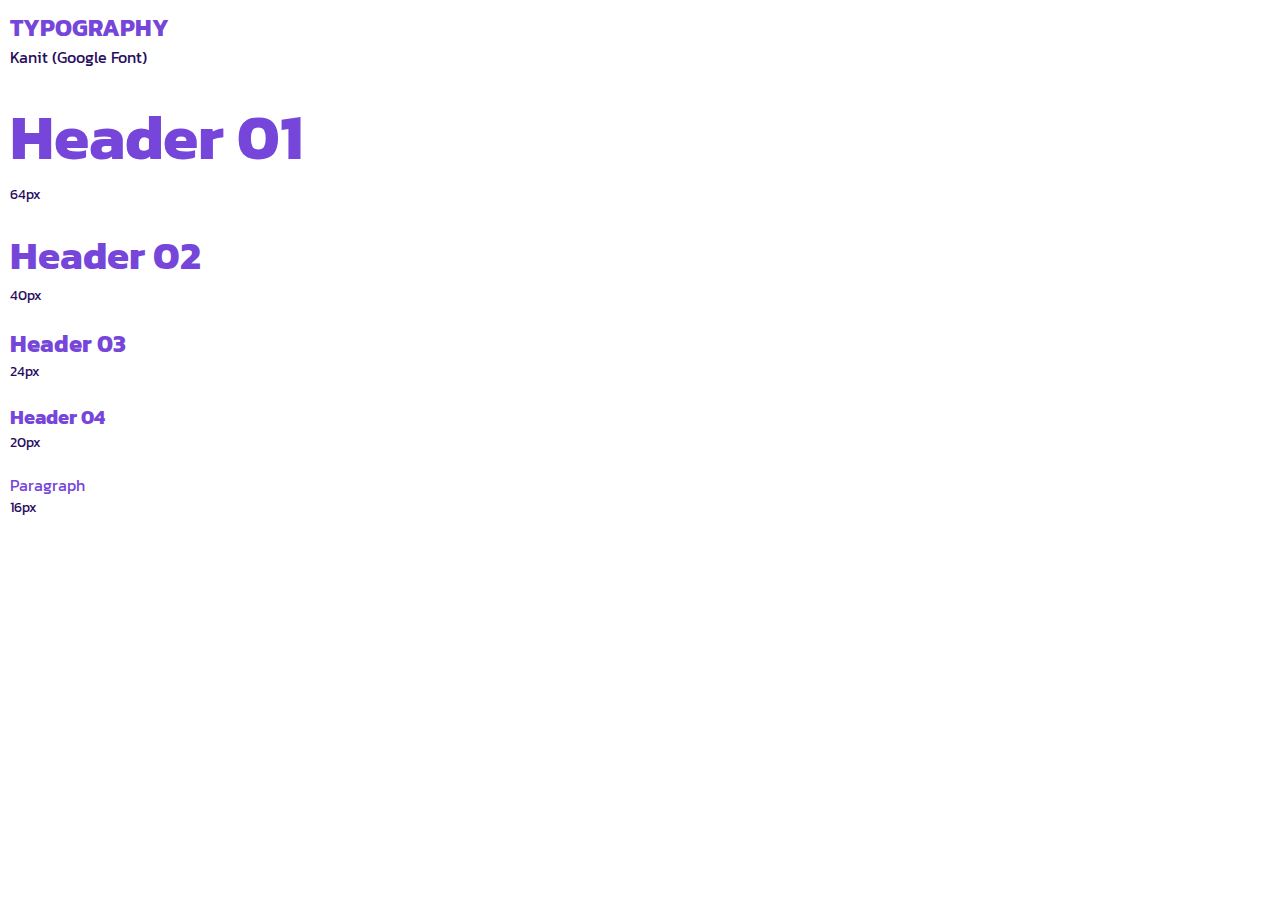
<file: assets/ds/typography.html>
<!DOCTYPE html>
<html lang="en">

<head>
    <meta charset="UTF-8">
    <meta http-equiv="X-UA-Compatible" content="IE=edge">
    <meta name="viewport" content="width=device-width, initial-scale=1.0">
    <title>Typography</title>
    <link rel="stylesheet" href="css/designsystem.css">
</head>

<body>
    <div class="typographyContainer">
        <div class="typographyTitle">
            <h3>TYPOGRAPHY</h3>
            <span class="typographySpan">Kanit (Google Font)</span>
        </div>
        <div class="hStyle">
            <h1>Header 01</h1>
            <div>
                <span class="typographySpan">64px</span>
            </div>
        </div>
        <div class="hStyle">
            <h2>Header 02</h2>
            <div>
                <span class="typographySpan">40px</span>
            </div>
        </div>
        <div class="hStyle">
            <h3>Header 03</h3>
            <div>
                <span class="typographySpan">24px</span>
            </div>
        </div>
        <div class="hStyle">
            <h4>Header 04</h4>
            <div>
                <span class="typographySpan">20px</span>
            </div>
        </div>
        <div class="pStyle">
            <p>Paragraph</p>
            <div>
                <span class="typographySpan">16px</span>
            </div>
        </div>
    </div>
</body>

</html>
</file>
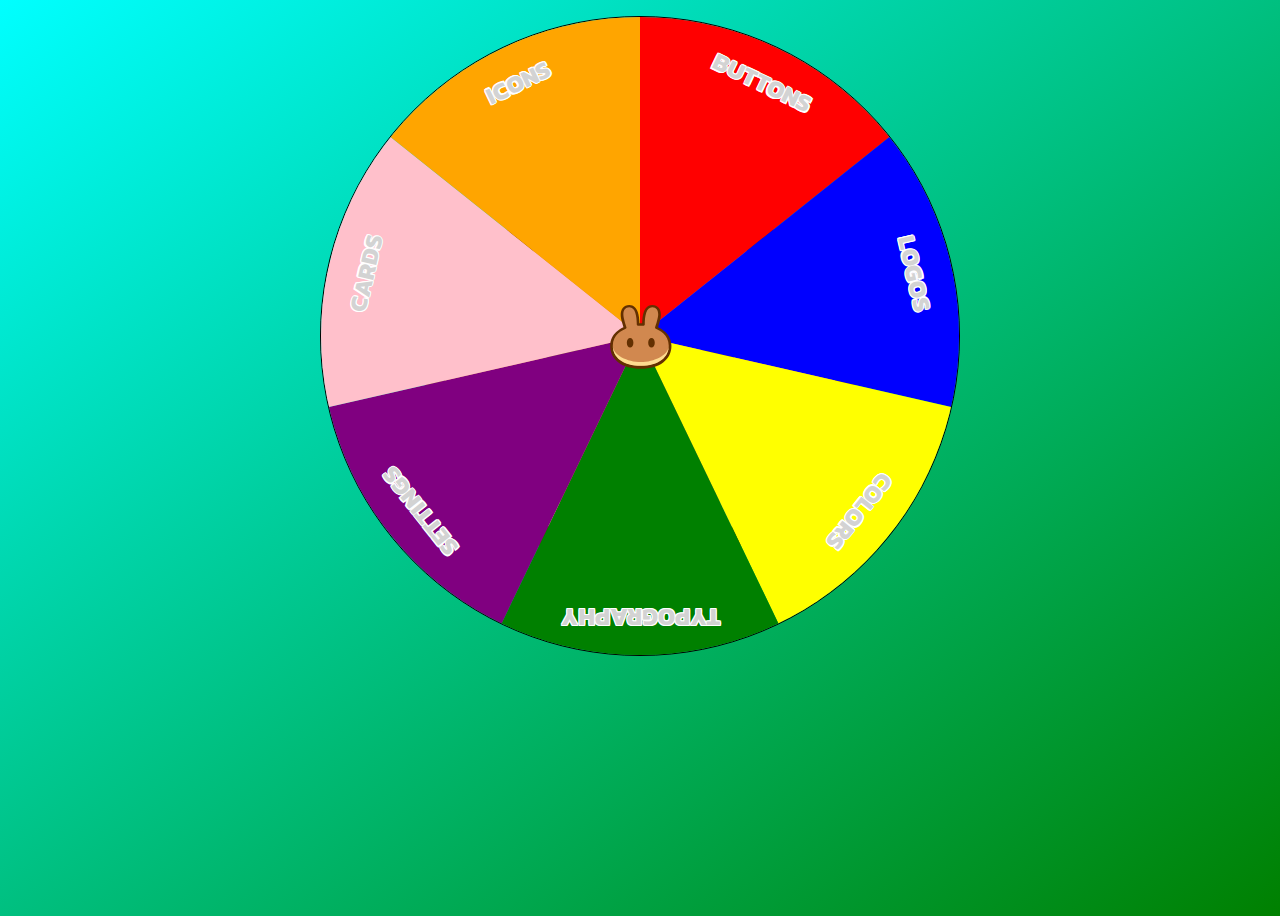
<file: assets/ds/ds-homepage/wheel.html>
<!DOCTYPE html>
<html lang="en">

<head>
    <meta charset="UTF-8">
    <meta http-equiv="X-UA-Compatible" content="IE=edge">
    <meta name="viewport" content="width=device-width, initial-scale=1.0">
    <title>Choose your path</title>
    <link rel="stylesheet" href="style.css">
</head>

<body>
    <ul class="circle">
        <li>
            <a href="../buttons.html"><div class="text">BUTTONS</div></a>
        </li>
        <li>
            <a href="../logos.html"><div class="text">LOGOS</div></a>
        </li>
        <li>
            <a href="../colors.html"><div class="text">COLORS</div></a>
        </li>
        <li>
            <a href="../typography.html"><div class="text">TYPOGRAPHY</div></a>
        </li>
        <li>
            <a href="../settings.html"><div class="text">SETTINGS</div></a>
        </li>
        <li>
            <a href="../cards.html"><div class="text">CARDS</div></a>
        </li>
        <li>
            <a href="../icons.html"><div class="text">ICONS</div></a>
        </li>
        <div class="center"> <svg class = "foca" viewBox="0 0 198 199"
            class="sc-5a69fd5e-0 fIBjTm mobile-icon" color="text" width="20px" xmlns="http://www.w3.org/2000/svg">
            <path fill-rule="evenodd" clip-rule="evenodd"
                d="M98.552 198.607c-29.49-.022-53.246-7.027-69.844-19.609C11.91 166.265 3 148.195 3 127.748c0-19.701 8.891-33.907 18.952-43.51 7.884-7.525 16.584-12.344 22.642-15.117-1.37-4.162-3.079-9.61-4.608-15.238-2.046-7.53-4.053-16.366-4.053-22.84 0-7.663 1.687-15.36 6.238-21.34C46.98 3.385 54.218 0 62.926 0c6.806 0 12.584 2.499 17.108 6.81 4.324 4.12 7.202 9.593 9.189 15.298 3.491 10.024 4.85 22.618 5.232 35.187h8.341c.382-12.569 1.741-25.163 5.233-35.187 1.987-5.705 4.865-11.177 9.189-15.298C121.741 2.5 127.519 0 134.325 0c8.708 0 15.947 3.385 20.755 9.703 4.551 5.98 6.239 13.677 6.239 21.34 0 6.474-2.007 15.31-4.054 22.84-1.529 5.628-3.238 11.076-4.608 15.238 6.058 2.773 14.759 7.592 22.643 15.118 10.06 9.602 18.952 23.808 18.952 43.509 0 20.447-8.911 38.517-25.708 51.25-16.598 12.582-40.354 19.587-69.844 19.609h-.148z"
                fill="#633001"></path>
            <path
                d="M62.926 7.288c-12.754 0-18.626 9.516-18.626 22.675 0 10.46 6.822 31.408 9.621 39.563.63 1.835-.36 3.844-2.164 4.555-10.222 4.031-40.39 18.789-40.39 52.588 0 35.603 30.658 62.448 87.191 62.49h.135c56.534-.042 87.19-26.887 87.19-62.49 0-33.799-30.167-48.557-40.389-52.588-1.804-.71-2.794-2.72-2.164-4.555 2.799-8.154 9.621-29.103 9.621-39.563 0-13.16-5.871-22.675-18.626-22.675-18.36 0-22.936 26.007-23.263 53.92-.022 1.863-1.528 3.375-3.392 3.375H89.58c-1.863 0-3.37-1.512-3.391-3.375-.326-27.913-4.903-53.92-23.263-53.92z"
                fill="#D1884F"></path>
            <path
                d="M98.693 177.755c-41.538 0-87.253-22.235-87.325-51.018v.134c0 35.632 30.705 62.491 87.325 62.491 56.62 0 87.325-26.859 87.325-62.491v-.134c-.072 28.783-45.787 51.018-87.325 51.018z"
                fill="#FEDC90"></path>
            <path class="eye"
                d="M75.614 117.896c0 9.718-4.593 14.779-10.258 14.779-5.665 0-10.258-5.061-10.258-14.779s4.593-14.779 10.258-14.779c5.665 0 10.258 5.061 10.258 14.779zM142.288 117.896c0 9.718-4.592 14.779-10.257 14.779-5.666 0-10.258-5.061-10.258-14.779s4.592-14.779 10.258-14.779c5.665 0 10.257 5.061 10.257 14.779z"
                fill="#633001"></path>
        </svg>
        <svg class = "grossafoca" viewBox="0 0 198 199"
        class="sc-5a69fd5e-0 fIBjTm mobile-icon" color="text" width="20px" xmlns="http://www.w3.org/2000/svg">
        <path fill-rule="evenodd" clip-rule="evenodd"
            d="M98.552 198.607c-29.49-.022-53.246-7.027-69.844-19.609C11.91 166.265 3 148.195 3 127.748c0-19.701 8.891-33.907 18.952-43.51 7.884-7.525 16.584-12.344 22.642-15.117-1.37-4.162-3.079-9.61-4.608-15.238-2.046-7.53-4.053-16.366-4.053-22.84 0-7.663 1.687-15.36 6.238-21.34C46.98 3.385 54.218 0 62.926 0c6.806 0 12.584 2.499 17.108 6.81 4.324 4.12 7.202 9.593 9.189 15.298 3.491 10.024 4.85 22.618 5.232 35.187h8.341c.382-12.569 1.741-25.163 5.233-35.187 1.987-5.705 4.865-11.177 9.189-15.298C121.741 2.5 127.519 0 134.325 0c8.708 0 15.947 3.385 20.755 9.703 4.551 5.98 6.239 13.677 6.239 21.34 0 6.474-2.007 15.31-4.054 22.84-1.529 5.628-3.238 11.076-4.608 15.238 6.058 2.773 14.759 7.592 22.643 15.118 10.06 9.602 18.952 23.808 18.952 43.509 0 20.447-8.911 38.517-25.708 51.25-16.598 12.582-40.354 19.587-69.844 19.609h-.148z"
            fill="#633001"></path>
        <path
            d="M62.926 7.288c-12.754 0-18.626 9.516-18.626 22.675 0 10.46 6.822 31.408 9.621 39.563.63 1.835-.36 3.844-2.164 4.555-10.222 4.031-40.39 18.789-40.39 52.588 0 35.603 30.658 62.448 87.191 62.49h.135c56.534-.042 87.19-26.887 87.19-62.49 0-33.799-30.167-48.557-40.389-52.588-1.804-.71-2.794-2.72-2.164-4.555 2.799-8.154 9.621-29.103 9.621-39.563 0-13.16-5.871-22.675-18.626-22.675-18.36 0-22.936 26.007-23.263 53.92-.022 1.863-1.528 3.375-3.392 3.375H89.58c-1.863 0-3.37-1.512-3.391-3.375-.326-27.913-4.903-53.92-23.263-53.92z"
            fill="#D1884F"></path>
        <path
            d="M98.693 177.755c-41.538 0-87.253-22.235-87.325-51.018v.134c0 35.632 30.705 62.491 87.325 62.491 56.62 0 87.325-26.859 87.325-62.491v-.134c-.072 28.783-45.787 51.018-87.325 51.018z"
            fill="#FEDC90"></path>
        <path class="eye"
            d="M75.614 117.896c0 9.718-4.593 14.779-10.258 14.779-5.665 0-10.258-5.061-10.258-14.779s4.593-14.779 10.258-14.779c5.665 0 10.258 5.061 10.258 14.779zM142.288 117.896c0 9.718-4.592 14.779-10.257 14.779-5.666 0-10.258-5.061-10.258-14.779s4.592-14.779 10.258-14.779c5.665 0 10.257 5.061 10.257 14.779z"
            fill="#633001"></path>
    </svg></div>
        
    </ul>

</body>

</html>
</file>
<file: assets/ds/css/style.css>
/* Colors Var */
/*Background colors*/
/*Text Var*/
/*Components var*/
/*Popup title background colors*/
/*Buttons Toggle Switch colors*/
@font-face {
  font-family: "Kanit Bold";
  src: url(../fonts/kanit/Kanit-Bold.ttf);
}
@font-face {
  font-family: "Kanit Regular";
  src: url(../fonts/kanit/Kanit-Regular.ttf);
}
@font-face {
  font-family: "Kanit SemiBold";
  src: url(../fonts/kanit/Kanit-SemiBold.ttf);
}
* {
  padding: 0;
  margin: 0;
  box-sizing: border-box;
}

::-webkit-scrollbar {
  width: 8px;
}

::-webkit-scrollbar-thumb {
  background-color: rgb(122, 110, 170);
  border-radius: 8px;
}

::-webkit-scrollbar-track {
  box-shadow: rgb(238, 234, 244) 0px 0px 5px inset;
  border-radius: 10px;
}

.question-mark-icon {
  width: 16px;
  height: 16px;
  margin-bottom: 10px;
}

.container-positioner {
  display: flex;
  justify-content: center;
  align-items: center;
}
.container-positioner .container-settings {
  height: 100vh;
  width: 420px;
  /*  width: auto;
  max-width: 420px;
  min-width: 320px;
  z-index: 100; */
  overflow: hidden;
  background-color: #ffffff;
  border-radius: 32px;
  border: 1px solid rgb(231, 227, 235);
  display: flex;
  flex-direction: column;
  vertical-align: baseline;
}
.container-positioner .container-settings .greybar {
  display: flex;
  flex-direction: row;
  justify-content: space-between;
  background: rgba(0, 0, 0, 0) linear-gradient(111.68deg, rgb(242, 236, 242) 0%, rgb(232, 242, 246) 100%) repeat scroll 0% 0%;
  border-bottom: 1px solid rgb(231, 227, 235);
  padding: 12px 24px;
  font-size: 20px;
  height: 72px;
  align-items: center;
  font-family: Kanit SemiBold;
  color: #280d5f;
}
.container-positioner .container-settings .whitecontainer {
  padding: 24px;
  display: flex;
  flex-direction: column;
  max-height: 90vh;
  overflow-y: auto;
}
.container-positioner .container-settings .whitecontainer ::-webkit-scrollbar {
  background: red;
}
.container-positioner .container-settings .padded-white-container {
  display: flex;
  flex-direction: column;
}
.container-positioner .container-settings .padded-white-container .settings-global {
  display: flex;
  flex-direction: column;
  padding-bottom: 24px;
}
.container-positioner .container-settings .padded-white-container .settings-global .settings-subtitle {
  margin-bottom: 24px;
  font-weight: 600;
  color: #7645d9;
  font-size: 12px;
  line-height: 1.5;
  text-transform: uppercase;
  font-family: Kanit Regular;
}
.container-positioner .container-settings .padded-white-container .settings-global .settings-bar {
  display: flex;
  flex-direction: row;
  font-family: Kanit Regular;
  font-size: 16px;
  color: #280d5f;
}
.container-positioner .container-settings .padded-white-container .settings-global .settings-bar:nth-child(2) {
  justify-content: space-between;
}
.container-positioner .container-settings .padded-white-container .settings-global .settings-bar:nth-child(3) {
  margin-bottom: 12px;
  gap: 4px;
}
.container-positioner .container-settings .padded-white-container .settings-global .settings-bar .settings-bar-text {
  margin-bottom: 0px;
}
.container-positioner .container-settings .padded-white-container .settings-global .settings-choice {
  display: flex;
  flex-wrap: wrap;
  gap: 2px;
}
.container-positioner .container-settings .padded-white-container .settings-global .settings-choice .btn-01, .container-positioner .container-settings .padded-white-container .settings-global .settings-choice .btn-settings {
  font-family: Kanit Regular;
}
.container-positioner .container-settings .padded-white-container .swaps-and-liquidity {
  padding-top: 24px;
  border-top: 1px solid rgb(231, 227, 235);
  display: flex;
  flex-direction: column;
}
.container-positioner .container-settings .padded-white-container .swaps-and-liquidity .settings-subtitle {
  margin-bottom: 24px;
  font-weight: 600;
  color: #7645d9;
  font-size: 12px;
  line-height: 1.5;
  text-transform: uppercase;
  font-family: Kanit Regular;
}
.container-positioner .container-settings .padded-white-container .swaps-and-liquidity .settings-bar {
  display: flex;
  flex-direction: row;
  font-family: Kanit Regular;
  font-size: 16px;
  color: #280d5f;
  gap: 4px;
  margin-bottom: 12px;
}
.container-positioner .container-settings .padded-white-container .swaps-and-liquidity .settings-choice {
  display: flex;
  flex-wrap: wrap;
  margin-bottom: 24px;
  gap: 4px;
}
.container-positioner .container-settings .padded-white-container .swaps-and-liquidity .settings-choice .btn-01, .container-positioner .container-settings .padded-white-container .swaps-and-liquidity .settings-choice .btn-settings {
  font-family: Kanit Regular;
}
.container-positioner .container-settings .padded-white-container .swaps-and-liquidity .settings-choice .settings-percentage-symble {
  font-family: Kanit Bold;
  color: #6cdae2;
  padding-top: 3px;
}
.container-positioner .container-settings .padded-white-container .swaps-and-liquidity .settings-choice .type-button {
  width: 76px;
  height: 33px;
  display: inline-block;
  border-radius: 33px;
  border: 1px solid #ed4b9e;
  text-align: center;
  justify-content: center;
  background-color: #EEEAF4;
}
.container-positioner .container-settings .padded-white-container .swaps-and-liquidity .settings-choice .type-button .type-button-text {
  justify-content: center;
  color: #280d5f;
  width: 74px;
}
.container-positioner .container-settings .padded-white-container .swaps-and-liquidity .settings-choice .type-button .type-button-text .input-text {
  width: 100%;
  border: 0px;
  background-color: #EEEAF4;
  color: #280d5f;
  font-family: Kanit Regular;
  font-size: 16px;
  border-radius: 16px;
  height: 31px;
  padding: 0px 16px 0px 16px;
}
.container-positioner .container-settings .padded-white-container .swaps-and-liquidity .settings-choice .type-button .type-button-text .input-text:focus {
  outline: 4px solid #7645d9;
}
.container-positioner .container-settings .padded-white-container .settings-buttons-menu {
  display: flex;
  flex-direction: column;
  gap: 24px;
}
.container-positioner .container-settings .padded-white-container .settings-buttons-menu .settings-bar {
  display: flex;
  flex-direction: row;
  justify-content: space-between;
  font-family: Kanit Regular;
  font-size: 16px;
  color: #280d5f;
}
.container-positioner .container-settings .padded-white-container .settings-buttons-menu .settings-bar .settings-bar-text-and-question-icon {
  display: flex;
  flex-direction: row;
  gap: 4px;
  align-items: center;
}
.container-positioner .container-settings .padded-white-container .settings-buttons-menu .settings-bar .type-button {
  width: 52px;
  height: 33px;
  display: inline-block;
  border-radius: 33px;
  border: 1px solid #ed4b9e;
  text-align: center;
  justify-content: center;
  background-color: #EEEAF4;
}
.container-positioner .container-settings .padded-white-container .settings-buttons-menu .settings-bar .type-button .type-button-text {
  justify-content: center;
  color: #280d5f;
}
.container-positioner .container-settings .padded-white-container .settings-buttons-menu .settings-bar .type-button .type-button-text .input-text {
  width: 100%;
  border: 0px;
  background-color: #EEEAF4;
  color: #280d5f;
  font-family: Kanit Regular;
  font-size: 16px;
  border-radius: 33px;
  height: 31px;
  padding: 0px 16px 0px 16px;
}
.container-positioner .container-settings .padded-white-container .settings-buttons-menu .settings-bar .type-button .type-button-text .input-text:focus {
  outline: 4px solid #7645d9;
}

.btn-container-general {
  margin: auto;
  display: flex;
  flex-direction: column;
  justify-content: space-around;
  align-items: center;
  margin-top: 50px;
  width: 80%;
  gap: 30px;
}

.btn-01 {
  display: flex;
  justify-content: center;
  align-items: center;
  border: none;
  border-radius: 15px;
  box-shadow: rgba(14, 14, 44, 0.4) 0px -1px 0px 0px inset;
  cursor: pointer;
  font-family: Kanit Regular;
  font-size: 1rem;
  font-weight: 600;
  transition: background-color 0.2s ease 0s, opacity 0.2s ease 0s;
  height: 30px;
  padding: 1rem;
  background-color: #1fc7d4;
  color: #ffffff;
}
.btn-01:hover {
  opacity: 0.5;
}
.btn-01:active {
  transform: translateY(1px);
}
.btn-01 p.btn {
  color: #eff4f5;
}

.btn-02 {
  display: flex;
  justify-content: center;
  align-items: center;
  border: none;
  border-radius: 15px;
  box-shadow: rgba(14, 14, 44, 0.4) 0px -1px 0px 0px inset;
  cursor: pointer;
  font-family: Kanit Regular;
  font-size: 1rem;
  font-weight: 600;
  transition: background-color 0.2s ease 0s, opacity 0.2s ease 0s;
  height: 50px;
  padding: 1rem;
  background-color: #1fc7d4;
  color: #ffffff;
}
.btn-02:hover {
  opacity: 0.5;
}
.btn-02:active {
  transform: translateY(1px);
}
.btn-02 p.btn {
  color: #eff4f5;
}
.btn-02 svg {
  fill: #ffffff;
  margin-left: 0.5rem;
}

.btn-03 {
  display: flex;
  justify-content: center;
  align-items: center;
  border: none;
  border-radius: 15px;
  box-shadow: rgba(14, 14, 44, 0.4) 0px -1px 0px 0px inset;
  cursor: pointer;
  font-family: Kanit Regular;
  font-size: 1rem;
  font-weight: 600;
  transition: background-color 0.2s ease 0s, opacity 0.2s ease 0s;
  height: 50px;
  padding: 1rem;
  background-color: #1fc7d4;
  color: #ffffff;
}
.btn-03:hover {
  opacity: 0.5;
}
.btn-03:active {
  transform: translateY(1px);
}
.btn-03 p.btn {
  color: #eff4f5;
}

.btn-04 {
  display: flex;
  justify-content: center;
  align-items: center;
  border: 2px solid #1fc7d4;
  border-radius: 15px;
  cursor: pointer;
  font-family: Kanit Regular;
  font-size: 1rem;
  font-weight: 600;
  transition: background-color 0.2s ease 0s, opacity 0.2s ease 0s;
  height: 50px;
  padding: 1rem;
  background-color: transparent;
  color: #1fc7d4;
}
.btn-04:hover {
  opacity: 0.5;
}
.btn-04:active {
  transform: translateY(1px);
}
.btn-04 p.btn {
  color: #1fc7d4;
}

.btn-settings {
  display: flex;
  justify-content: center;
  align-items: center;
  border: none;
  border-radius: 15px;
  box-shadow: rgba(14, 14, 44, 0.4) 0px -1px 0px 0px inset;
  cursor: pointer;
  font-family: Kanit Regular;
  font-size: 1rem;
  font-weight: 600;
  transition: background-color 0.2s ease 0s, opacity 0.2s ease 0s;
  height: 30px;
  padding: 1rem;
  background-color: #1fc7d4;
  color: #ffffff;
  background-color: #eff4f5;
  box-shadow: none;
  color: #1fc7d4;
}
.btn-settings:hover {
  opacity: 0.5;
}
.btn-settings:active {
  transform: translateY(1px);
}
.btn-settings p.btn {
  color: #eff4f5;
}
.btn-settings p.btn {
  color: #1fc7d4;
}

.containerCards {
  width: 100vw;
  height: auto;
  margin: 0;
  padding: 0;
  display: flex;
  flex-direction: column;
  justify-content: space-around;
  align-items: center;
  gap: 3rem;
  padding-top: 10px;
}
.containerCards .smallerC {
  background-color: #e7e3eb;
  width: 282px;
  height: 285px;
  padding: 1px 1px 2px 1px;
  border-radius: 24px;
  display: flex;
  justify-content: center;
}
.containerCards .smallerC .sCard {
  width: calc(100% - 2px);
  height: calc(100% - 5px);
  border-radius: 24px;
  background-color: #ffffff;
  padding: 24px;
  display: flex;
  flex-direction: column;
  justify-content: space-between;
}
.containerCards .smallerC .sCard .sLogo {
  display: flex;
  flex-direction: row;
  justify-content: flex-end;
}
.containerCards .smallerC .sCard .sLogo #icona1 {
  fill: #7645d9;
}
.containerCards .smallerC .sCard .stext {
  margin-top: 64px;
  display: flex;
  flex-direction: column;
  justify-content: flex-end;
}
.containerCards .smallerC .sCard .stext #firsth2 {
  height: 44px;
  font-family: "kanit SemiBold";
  color: #280d5f;
  font-size: 40px;
}
.containerCards .smallerC .sCard .stext #secondh2 {
  height: 44px;
  font-family: "kanit SemiBold";
  color: #7645d9;
  font-size: 40px;
  margin-bottom: 24px;
}
.containerCards .smallerC .sCard .stext .parag {
  font-family: "Kanit Regular";
  color: #7a6eaa;
  font-size: 16px;
}
.containerCards .biggerC {
  width: 291px;
  height: 366px;
  padding: 1px 1px 4px 1px;
  background-color: #ffb237;
  border-radius: 24px;
  display: flex;
  justify-content: center;
}
.containerCards .biggerC .bCard {
  width: calc(100% - 2px);
  height: calc(100% - 5px);
  background: linear-gradient(rgb(255, 178, 55) 0%, rgb(255, 205, 81) 51.17%, rgb(255, 231, 106) 100%);
  padding: 24px;
  border-radius: 24px;
  display: flex;
  flex-direction: column;
  justify-content: space-between;
}
.containerCards .biggerC .bCard .bLogo {
  display: flex;
  flex-direction: row;
  justify-content: flex-end;
}
.containerCards .biggerC .bCard .bText {
  display: flex;
  flex-direction: column;
}
.containerCards .biggerC .bCard .bText .Littletitle {
  height: 24px;
  color: #280d5f;
  font-family: "kanit SemiBold";
  font-size: 16px;
}
.containerCards .biggerC .bCard .bText #BCh2 {
  height: 35px;
  color: #280d5f;
  font-family: "kanit SemiBold";
  font-size: 32px;
  margin: 8px 0;
}
.containerCards .biggerC .bCard .bText .Littletitle2 {
  height: 24px;
  color: #280d5f;
  font-family: "kanit SemiBold";
  font-size: 16px;
  margin-bottom: 24px;
}
.containerCards .biggerC .bCard .bText .paraghBC {
  height: 48px;
  color: #280d5f;
  font-family: "kanit Regular";
  font-size: 16px;
  margin-bottom: 40px;
}
.containerCards .biggerC .bCard #btnBcard {
  position: relative;
  -webkit-box-align: center;
  align-items: center;
  border: 0px;
  border-radius: 16px;
  box-shadow: rgba(14, 14, 44, 0.4) 0px -1px 0px 0px inset;
  display: inline-flex;
  font-family: "Kanit Semibold";
  font-size: 16px;
  font-weight: 600;
  -webkit-box-pack: center;
  justify-content: center;
  height: 48px;
  padding: 0px 24px;
  background-color: #1fc7d4;
  color: #ffffff;
  width: 100%;
}
.containerCards .biggerC .bCard #btnBcard .arrow {
  fill: #ffffff;
}

.toggle-switch {
  width: 56px;
  height: 33px;
  cursor: pointer;
  display: inline-block;
}
.toggle-switch input[type=checkbox] {
  height: 0;
  width: 0;
  opacity: 0;
  position: absolute;
}
.toggle-switch .toggle-switch-container {
  width: 100%;
  height: 100%;
  position: relative;
  border-top-left-radius: 33px;
  border-bottom-left-radius: 33px;
  border-top-right-radius: 33px;
  border-bottom-right-radius: 33px;
}
.toggle-switch .toggle-switch-container .icon-toggle-switch {
  position: absolute;
  top: 7px;
}
.toggle-switch .toggle-switch-container .icon-toggle-switch.sun {
  left: 5px;
}
.toggle-switch .toggle-switch-container .icon-toggle-switch.moon {
  right: 5px;
}
.toggle-switch .toggle-switch-container .toggle-slider {
  width: 27px;
  height: 27px;
  position: absolute;
  top: 3px;
  left: 3px;
  right: 0;
  bottom: 3px;
  border-radius: 50%;
  box-sizing: initial;
  transition: transform 0.4s;
}
.toggle-switch input[type=checkbox]:focus ~ * .toggle-slider {
  box-shadow: #7645d9 0px 0px 0px 1px, rgba(118, 69, 217, 0.6) 0px 0px 0px 4px;
}
.toggle-switch input[type=checkbox]:checked + .toggle-switch-container {
  background-color: #31D0AA;
}
.toggle-switch input[type=checkbox]:checked + .toggle-switch-container .toggle-slider {
  transform: translateX(26px);
  right: 3px;
  left: 0;
}
.toggle-switch.light.darkmode input[type=checkbox]:checked + .toggle-switch-container {
  background-color: #666171;
}
.toggle-switch.light.darkmode input[type=checkbox]:checked + .toggle-switch-container .toggle-slider {
  transform: translateX(26px);
  right: 3px;
  left: 0;
  background: url("../img/icons/moon.svg") center no-repeat, #27262C;
  background-size: auto;
}
.toggle-switch.light.darkmode input[type=checkbox]:checked + .toggle-switch-container .icon-toggle-switch svg path {
  fill: #27262C;
}
.toggle-switch.light.darkmode .toggle-slider {
  background: url("../img/icons/sun.svg") center no-repeat, #27262C;
  background-size: auto;
}
.toggle-switch.light.darkmode .icon-toggle-switch svg path {
  fill: #ffffff;
}
.toggle-switch.light .toggle-switch-container {
  background-color: #EEEAF4;
}
.toggle-switch.light .toggle-switch-container .toggle-slider {
  background-color: #ffffff;
}
.toggle-switch.dark .toggle-switch-container {
  background-color: #372F47;
}
.toggle-switch.dark .toggle-switch-container .toggle-slider {
  background-color: #27262C;
}
.toggle-switch.button-pancake .toggle-switch-container .toggle-slider {
  width: 24px;
  height: 24px;
  box-shadow: #bdc2c4 0px 1.5px 0px 1.5px;
}
.toggle-switch.button-pancake .toggle-switch-container .toggle-slider .pancake {
  width: 24px;
  height: 24px;
  position: absolute;
  border-radius: 50%;
  background: #e27c31 none repeat scroll 0% 0%;
  box-shadow: #fbbe7c 0px 1.5px 0px 1.5px;
  transform: scale(0);
  -webkit-transform: scale(0);
  -moz-transform: scale(0);
  -ms-transform: scale(0);
  -o-transform: scale(0);
}
.toggle-switch.button-pancake .toggle-switch-container .toggle-slider .pancake:nth-child(1) {
  transition: all 0.2s ease 0.2s;
  -webkit-transition: all 0.2s ease 0.2s;
  -moz-transition: all 0.2s ease 0.2s;
  -ms-transition: all 0.2s ease 0.2s;
  -o-transition: all 0.2s ease 0.2s;
}
.toggle-switch.button-pancake .toggle-switch-container .toggle-slider .pancake:nth-child(2) {
  top: -2px;
  left: -5px;
  transition: all 0.3s ease 0.2s;
  -webkit-transition: all 0.3s ease 0.2s;
  -moz-transition: all 0.3s ease 0.2s;
  -ms-transition: all 0.3s ease 0.2s;
  -o-transition: all 0.3s ease 0.2s;
}
.toggle-switch.button-pancake .toggle-switch-container .toggle-slider .pancake:nth-child(3) {
  right: -3px;
  top: -8px;
  transition: all 0.5s ease 0.2s;
  -webkit-transition: all 0.5s ease 0.2s;
  -moz-transition: all 0.5s ease 0.2s;
  -ms-transition: all 0.5s ease 0.2s;
  -o-transition: all 0.5s ease 0.2s;
}
.toggle-switch.button-pancake .toggle-switch-container .toggle-slider .butter {
  width: 10px;
  height: 8px;
  background: #fbdb60 none repeat scroll 0% 0%;
  top: 4px;
  left: 13px;
  position: absolute;
  border-radius: 3px;
  box-shadow: #d67823 0px 0.75px 0px 0.75px;
  transform: scale(0);
  transition: all 0.9s ease 0s;
  -webkit-transition: all 0.9s ease 0s;
  -moz-transition: all 0.9s ease 0s;
  -ms-transition: all 0.9s ease 0s;
  -o-transition: all 0.9s ease 0s;
}
.toggle-switch.button-pancake input[type=checkbox]:focus + .toggle-switch-container {
  box-shadow: #7645d9 0px 0px 0px 1px, rgba(118, 69, 217, 0.6) 0px 0px 0px 4px;
}
.toggle-switch.button-pancake input[type=checkbox]:focus + .toggle-switch-container .toggle-slider {
  box-shadow: #bdc2c4 0px 1.5px 0px 1.5px;
}
.toggle-switch.button-pancake input[type=checkbox]:checked + .toggle-switch-container .toggle-slider .pancake, .toggle-switch.button-pancake input[type=checkbox]:checked + .toggle-switch-container .toggle-slider .butter {
  transform: scale(1);
  -webkit-transform: scale(1);
  -moz-transform: scale(1);
  -ms-transform: scale(1);
  -o-transform: scale(1);
}

/* STRUTTURA PAGINA DS */
body {
  height: 100vh;
}

.iconsContainer {
  height: 300px;
  margin: 10px;
}

.headerIcons {
  width: 100%;
}

.mainIcons {
  display: flex;
  width: 100%;
  height: 100%;
  align-content: space-between;
}

.hoverIcons {
  height: 100%;
  width: 200px;
  display: flex;
  flex-direction: column;
  gap: 10px;
}

.containerPreviewIcon {
  display: flex;
  flex-direction: column;
  height: 100%;
  width: 100%;
}

.staticIcons {
  height: 50%;
  width: 100%;
  display: flex;
  align-items: center;
  gap: 10px;
}

.socialIcons {
  width: 100%;
  height: 50%;
  display: flex;
  flex-direction: column;
  align-items: center;
  gap: 10px;
}

.titleIcons {
  width: 100%;
  display: flex;
  flex-direction: column;
}

.socialContainerIcons {
  width: 100%;
  display: flex;
  align-items: center;
  gap: 10px;
}

/* ICONE DA QUI IN POI */
.containerIcons {
  width: 40px;
  height: 40px;
}

.icons {
  align-self: center;
  margin-right: 0.5rem;
  fill: #7a6eaa;
  width: 100%;
  height: 100%;
}

.iconsHover {
  cursor: pointer;
}
.iconsHover :hover {
  opacity: 0.65;
}

.close {
  fill: #6cdae2;
}

.back {
  fill: #6cdae2;
}

.users {
  fill: #7645d9;
}

.trades {
  fill: #6cdae2;
}

.stacked {
  fill: #ed4b9e;
}

.prediction {
  fill: #000000;
}

.lottery {
  fill: #9F9C9C;
}

.quit {
  fill: #000000;
}

.alert {
  fill: #ffb237;
}

.social {
  cursor: pointer;
  fill: #b8add2;
}

/* STRUTTURA PAGINA DS */
body {
  height: 100vh;
}

.typographyContainer {
  margin: 10px;
  display: flex;
  flex-direction: column;
  gap: 20px;
}

.typographyTitle .typographySpan {
  font-size: 16px;
}

.typographySpan {
  font-family: Kanit Regular;
  font-size: 14px;
  color: #280d5f;
}

/* STILI HEADER E PARAGRAPH */
h1 {
  font-size: 64px;
  font-family: Kanit Bold;
  color: #7645d9;
}

h2 {
  font-size: 40px;
  font-family: Kanit Bold;
  color: #7645d9;
}

h3 {
  font-size: 24px;
  font-family: Kanit Bold;
  color: #7645d9;
}

h4 {
  font-size: 20px;
  font-family: Kanit Bold;
  color: #7645d9;
}

p {
  font-size: 16px;
  font-family: Kanit Regular;
  color: #7645d9;
}

html,
body {
  margin: 0;
  padding: 0;
  width: 100%;
  height: 100%;
  font-family: Arial, Helvetica, sans-serif;
}

* {
  box-sizing: border-box;
}

.container {
  display: flex;
  flex-direction: column;
  width: 100%;
  height: 100%;
  padding: 2em;
}
.container h1 {
  color: #7645d9;
}
.container .subtitle {
  display: flex;
  flex-direction: row;
  width: 100%;
  height: auto;
  padding: 0;
  font-weight: bolder;
}
.container .subtitle span {
  padding: 0 1em 1em 0;
  margin-right: 21em;
}
.container .grid-container {
  display: flex;
  flex-direction: row;
  width: 45%;
  height: 100%;
  padding: 0;
  display: flex;
  justify-content: space-between;
}
.container .grid-container .grid1,
.container .grid-container .grid2 {
  display: grid;
  flex-direction: none;
  width: 100%;
  height: 65%;
  padding: 0;
  gap: 1em;
  margin-right: 5em;
  grid-template-columns: repeat(3, 1fr);
  grid-template-rows: repeat(3, 1fr);
}
.container .grid-container .grid1 .block,
.container .grid-container .grid2 .block {
  display: flex;
  flex-direction: column;
  width: 6.5em;
  height: 3em;
  padding: 0;
  border: 2px solid black;
}
.container .grid-container .grid1 .block .color,
.container .grid-container .grid2 .block .color {
  padding: 3.5em 0;
  font-weight: 600;
  line-height: 1.3;
}

/*# sourceMappingURL=style.css.map */
</file>
<file: assets/ds/css/designsystem.css>
/* Colors Var */
/*Background colors*/
/*Text Var*/
/*Components var*/
/*Popup title background colors*/
/*Buttons Toggle Switch colors*/
@font-face {
  font-family: "Kanit Bold";
  src: url(../fonts/kanit/Kanit-Bold.ttf);
}
@font-face {
  font-family: "Kanit Regular";
  src: url(../fonts/kanit/Kanit-Regular.ttf);
}
@font-face {
  font-family: "Kanit SemiBold";
  src: url(../fonts/kanit/Kanit-SemiBold.ttf);
}
* {
  padding: 0;
  margin: 0;
  box-sizing: border-box;
}

.question-mark-icon {
  width: 16px;
  height: 16px;
  margin-bottom: 10px;
}

.container-positioner {
  display: flex;
  justify-content: center;
  align-items: center;
}
.container-positioner .container-settings {
  height: 100vh;
  width: 420px;
  /*  width: auto;
  max-width: 420px;
  min-width: 320px;
  z-index: 100; */
  overflow: hidden;
  background-color: #ffffff;
  border-radius: 32px;
  border: 1px solid rgb(231, 227, 235);
  display: flex;
  flex-direction: column;
  vertical-align: baseline;
}
.container-positioner .container-settings .greybar {
  display: flex;
  flex-direction: row;
  justify-content: space-between;
  background: rgba(0, 0, 0, 0) linear-gradient(111.68deg, rgb(242, 236, 242) 0%, rgb(232, 242, 246) 100%) repeat scroll 0% 0%;
  border-bottom: 1px solid rgb(231, 227, 235);
  padding: 12px 24px;
  font-size: 20px;
  height: 72px;
  align-items: center;
  font-family: Kanit SemiBold;
  color: #280d5f;
}
.container-positioner .container-settings .whitecontainer {
  padding: 24px;
  display: flex;
  flex-direction: column;
  max-height: 90vh;
  overflow-y: auto;
}
.container-positioner .container-settings .padded-white-container {
  display: flex;
  flex-direction: column;
}
.container-positioner .container-settings .padded-white-container .settings-global {
  display: flex;
  flex-direction: column;
  padding-bottom: 24px;
}
.container-positioner .container-settings .padded-white-container .settings-global .settings-subtitle {
  margin-bottom: 24px;
  font-weight: 600;
  color: #7645d9;
  font-size: 12px;
  line-height: 1.5;
  text-transform: uppercase;
  font-family: Kanit Regular;
}
.container-positioner .container-settings .padded-white-container .settings-global .settings-bar {
  display: flex;
  flex-direction: row;
  font-family: Kanit Regular;
  font-size: 16px;
  color: #280d5f;
}
.container-positioner .container-settings .padded-white-container .settings-global .settings-bar:nth-child(2) {
  justify-content: space-between;
}
.container-positioner .container-settings .padded-white-container .settings-global .settings-bar:nth-child(3) {
  margin-bottom: 12px;
  gap: 4px;
}
.container-positioner .container-settings .padded-white-container .settings-global .settings-bar .settings-bar-text {
  margin-bottom: 0px;
}
.container-positioner .container-settings .padded-white-container .settings-global .settings-choice {
  display: flex;
  flex-wrap: wrap;
  gap: 2px;
}
.container-positioner .container-settings .padded-white-container .settings-global .settings-choice .btn-01, .container-positioner .container-settings .padded-white-container .settings-global .settings-choice .btn-settings {
  font-family: Kanit Regular;
}
.container-positioner .container-settings .padded-white-container .swaps-and-liquidity {
  padding-top: 24px;
  border-top: 1px solid rgb(231, 227, 235);
  display: flex;
  flex-direction: column;
}
.container-positioner .container-settings .padded-white-container .swaps-and-liquidity .settings-subtitle {
  margin-bottom: 24px;
  font-weight: 600;
  color: #7645d9;
  font-size: 12px;
  line-height: 1.5;
  text-transform: uppercase;
  font-family: Kanit Regular;
}
.container-positioner .container-settings .padded-white-container .swaps-and-liquidity .settings-bar {
  display: flex;
  flex-direction: row;
  font-family: Kanit Regular;
  font-size: 16px;
  color: #280d5f;
  gap: 4px;
  margin-bottom: 12px;
}
.container-positioner .container-settings .padded-white-container .swaps-and-liquidity .settings-choice {
  display: flex;
  flex-wrap: wrap;
  margin-bottom: 24px;
  gap: 4px;
}
.container-positioner .container-settings .padded-white-container .swaps-and-liquidity .settings-choice .btn-01, .container-positioner .container-settings .padded-white-container .swaps-and-liquidity .settings-choice .btn-settings {
  font-family: Kanit Regular;
}
.container-positioner .container-settings .padded-white-container .swaps-and-liquidity .settings-choice .settings-percentage-symble {
  font-family: Kanit Bold;
  color: #6cdae2;
  padding-top: 3px;
}
.container-positioner .container-settings .padded-white-container .swaps-and-liquidity .settings-choice .type-button {
  width: 76px;
  height: 33px;
  display: inline-block;
  border-radius: 33px;
  border: 1px solid #ed4b9e;
  text-align: center;
  justify-content: center;
  background-color: #EEEAF4;
}
.container-positioner .container-settings .padded-white-container .swaps-and-liquidity .settings-choice .type-button .type-button-text {
  justify-content: center;
  color: #280d5f;
  width: 74px;
}
.container-positioner .container-settings .padded-white-container .swaps-and-liquidity .settings-choice .type-button .type-button-text .input-text {
  width: 100%;
  border: 0px;
  background-color: #EEEAF4;
  color: #280d5f;
  font-family: Kanit Regular;
  font-size: 16px;
  border-radius: 16px;
  height: 31px;
  padding: 0px 16px 0px 16px;
}
.container-positioner .container-settings .padded-white-container .swaps-and-liquidity .settings-choice .type-button .type-button-text .input-text:focus {
  outline: 4px solid #7645d9;
}
.container-positioner .container-settings .padded-white-container .settings-buttons-menu {
  display: flex;
  flex-direction: column;
  gap: 24px;
}
.container-positioner .container-settings .padded-white-container .settings-buttons-menu .settings-bar {
  display: flex;
  flex-direction: row;
  justify-content: space-between;
  font-family: Kanit Regular;
  font-size: 16px;
  color: #280d5f;
}
.container-positioner .container-settings .padded-white-container .settings-buttons-menu .settings-bar .settings-bar-text-and-question-icon {
  display: flex;
  flex-direction: row;
  gap: 4px;
  align-items: center;
}
.container-positioner .container-settings .padded-white-container .settings-buttons-menu .settings-bar .type-button {
  width: 52px;
  height: 33px;
  display: inline-block;
  border-radius: 33px;
  border: 1px solid #ed4b9e;
  text-align: center;
  justify-content: center;
  background-color: #EEEAF4;
}
.container-positioner .container-settings .padded-white-container .settings-buttons-menu .settings-bar .type-button .type-button-text {
  justify-content: center;
  color: #280d5f;
}
.container-positioner .container-settings .padded-white-container .settings-buttons-menu .settings-bar .type-button .type-button-text .input-text {
  width: 100%;
  border: 0px;
  background-color: #EEEAF4;
  color: #280d5f;
  font-family: Kanit Regular;
  font-size: 16px;
  border-radius: 33px;
  height: 31px;
  padding: 0px 16px 0px 16px;
}
.container-positioner .container-settings .padded-white-container .settings-buttons-menu .settings-bar .type-button .type-button-text .input-text:focus {
  outline: 4px solid #7645d9;
}

.btn-container-general {
  margin: auto;
  display: flex;
  flex-direction: column;
  justify-content: space-around;
  align-items: center;
  margin-top: 50px;
  width: 80%;
  gap: 30px;
}

.btn-01 {
  display: flex;
  justify-content: center;
  align-items: center;
  border: none;
  border-radius: 15px;
  box-shadow: rgba(14, 14, 44, 0.4) 0px -1px 0px 0px inset;
  cursor: pointer;
  font-family: Kanit Regular;
  font-size: 1rem;
  font-weight: 600;
  transition: background-color 0.2s ease 0s, opacity 0.2s ease 0s;
  height: 30px;
  padding: 1rem;
  background-color: #1fc7d4;
  color: #ffffff;
}
.btn-01:hover {
  opacity: 0.5;
}
.btn-01:active {
  transform: translateY(1px);
}
.btn-01 p.btn {
  color: #eff4f5;
}

.btn-02 {
  display: flex;
  justify-content: center;
  align-items: center;
  border: none;
  border-radius: 15px;
  box-shadow: rgba(14, 14, 44, 0.4) 0px -1px 0px 0px inset;
  cursor: pointer;
  font-family: Kanit Regular;
  font-size: 1rem;
  font-weight: 600;
  transition: background-color 0.2s ease 0s, opacity 0.2s ease 0s;
  height: 50px;
  padding: 1rem;
  background-color: #1fc7d4;
  color: #ffffff;
}
.btn-02:hover {
  opacity: 0.5;
}
.btn-02:active {
  transform: translateY(1px);
}
.btn-02 p.btn {
  color: #eff4f5;
}
.btn-02 svg {
  fill: #ffffff;
  margin-left: 0.5rem;
}

.btn-03 {
  display: flex;
  justify-content: center;
  align-items: center;
  border: none;
  border-radius: 15px;
  box-shadow: rgba(14, 14, 44, 0.4) 0px -1px 0px 0px inset;
  cursor: pointer;
  font-family: Kanit Regular;
  font-size: 1rem;
  font-weight: 600;
  transition: background-color 0.2s ease 0s, opacity 0.2s ease 0s;
  height: 50px;
  padding: 1rem;
  background-color: #1fc7d4;
  color: #ffffff;
}
.btn-03:hover {
  opacity: 0.5;
}
.btn-03:active {
  transform: translateY(1px);
}
.btn-03 p.btn {
  color: #eff4f5;
}

.btn-04 {
  display: flex;
  justify-content: center;
  align-items: center;
  border: 2px solid #1fc7d4;
  border-radius: 15px;
  cursor: pointer;
  font-family: Kanit Regular;
  font-size: 1rem;
  font-weight: 600;
  transition: background-color 0.2s ease 0s, opacity 0.2s ease 0s;
  height: 50px;
  padding: 1rem;
  background-color: transparent;
  color: #1fc7d4;
}
.btn-04:hover {
  opacity: 0.5;
}
.btn-04:active {
  transform: translateY(1px);
}
.btn-04 p.btn {
  color: #1fc7d4;
}

.btn-settings {
  display: flex;
  justify-content: center;
  align-items: center;
  border: none;
  border-radius: 15px;
  box-shadow: rgba(14, 14, 44, 0.4) 0px -1px 0px 0px inset;
  cursor: pointer;
  font-family: Kanit Regular;
  font-size: 1rem;
  font-weight: 600;
  transition: background-color 0.2s ease 0s, opacity 0.2s ease 0s;
  height: 30px;
  padding: 1rem;
  background-color: #1fc7d4;
  color: #ffffff;
  background-color: #eff4f5;
  box-shadow: none;
  color: #1fc7d4;
}
.btn-settings:hover {
  opacity: 0.5;
}
.btn-settings:active {
  transform: translateY(1px);
}
.btn-settings p.btn {
  color: #eff4f5;
}
.btn-settings p.btn {
  color: #1fc7d4;
}

.containerCards {
  width: 100vw;
  height: auto;
  margin: 0;
  padding: 0;
  display: flex;
  flex-direction: column;
  justify-content: space-around;
  align-items: center;
  gap: 3rem;
  padding-top: 10px;
}
.containerCards .smallerC {
  background-color: #e7e3eb;
  width: 282px;
  height: 285px;
  padding: 1px 1px 2px 1px;
  border-radius: 24px;
  display: flex;
  justify-content: center;
}
.containerCards .smallerC .sCard {
  width: calc(100% - 2px);
  height: calc(100% - 5px);
  border-radius: 24px;
  background-color: #ffffff;
  padding: 24px;
  display: flex;
  flex-direction: column;
  justify-content: space-between;
}
.containerCards .smallerC .sCard .sLogo {
  display: flex;
  flex-direction: row;
  justify-content: flex-end;
}
.containerCards .smallerC .sCard .sLogo #icona1 {
  fill: #7645d9;
}
.containerCards .smallerC .sCard .stext {
  margin-top: 64px;
  display: flex;
  flex-direction: column;
  justify-content: flex-end;
}
.containerCards .smallerC .sCard .stext #firsth2 {
  height: 44px;
  font-family: "kanit SemiBold";
  color: #280d5f;
  font-size: 40px;
}
.containerCards .smallerC .sCard .stext #secondh2 {
  height: 44px;
  font-family: "kanit SemiBold";
  color: #7645d9;
  font-size: 40px;
  margin-bottom: 24px;
}
.containerCards .smallerC .sCard .stext .parag {
  font-family: "Kanit Regular";
  color: #7a6eaa;
  font-size: 16px;
}
.containerCards .biggerC {
  width: 291px;
  height: 366px;
  padding: 1px 1px 4px 1px;
  background-color: #ffb237;
  border-radius: 24px;
  display: flex;
  justify-content: center;
}
.containerCards .biggerC .bCard {
  width: calc(100% - 2px);
  height: calc(100% - 5px);
  background: linear-gradient(rgb(255, 178, 55) 0%, rgb(255, 205, 81) 51.17%, rgb(255, 231, 106) 100%);
  padding: 24px;
  border-radius: 24px;
  display: flex;
  flex-direction: column;
  justify-content: space-between;
}
.containerCards .biggerC .bCard .bLogo {
  display: flex;
  flex-direction: row;
  justify-content: flex-end;
}
.containerCards .biggerC .bCard .bText {
  display: flex;
  flex-direction: column;
}
.containerCards .biggerC .bCard .bText .Littletitle {
  height: 24px;
  color: #280d5f;
  font-family: "kanit SemiBold";
  font-size: 16px;
}
.containerCards .biggerC .bCard .bText #BCh2 {
  height: 35px;
  color: #280d5f;
  font-family: "kanit SemiBold";
  font-size: 32px;
  margin: 8px 0;
}
.containerCards .biggerC .bCard .bText .Littletitle2 {
  height: 24px;
  color: #280d5f;
  font-family: "kanit SemiBold";
  font-size: 16px;
  margin-bottom: 24px;
}
.containerCards .biggerC .bCard .bText .paraghBC {
  height: 48px;
  color: #280d5f;
  font-family: "kanit Regular";
  font-size: 16px;
  margin-bottom: 40px;
}
.containerCards .biggerC .bCard #btnBcard {
  position: relative;
  -webkit-box-align: center;
  align-items: center;
  border: 0px;
  border-radius: 16px;
  box-shadow: rgba(14, 14, 44, 0.4) 0px -1px 0px 0px inset;
  display: inline-flex;
  font-family: "Kanit Semibold";
  font-size: 16px;
  font-weight: 600;
  -webkit-box-pack: center;
  justify-content: center;
  height: 48px;
  padding: 0px 24px;
  background-color: #1fc7d4;
  color: #ffffff;
  width: 100%;
}
.containerCards .biggerC .bCard #btnBcard .arrow {
  fill: #ffffff;
}

.toggle-switch {
  width: 56px;
  height: 33px;
  cursor: pointer;
  display: inline-block;
}
.toggle-switch input[type=checkbox] {
  height: 0;
  width: 0;
  opacity: 0;
  position: absolute;
}
.toggle-switch .toggle-switch-container {
  width: 100%;
  height: 100%;
  position: relative;
  border-top-left-radius: 33px;
  border-bottom-left-radius: 33px;
  border-top-right-radius: 33px;
  border-bottom-right-radius: 33px;
}
.toggle-switch .toggle-switch-container .icon-toggle-switch {
  position: absolute;
  top: 7px;
}
.toggle-switch .toggle-switch-container .icon-toggle-switch.sun {
  left: 5px;
}
.toggle-switch .toggle-switch-container .icon-toggle-switch.moon {
  right: 5px;
}
.toggle-switch .toggle-switch-container .toggle-slider {
  width: 27px;
  height: 27px;
  position: absolute;
  top: 3px;
  left: 3px;
  right: 0;
  bottom: 3px;
  border-radius: 50%;
  box-sizing: initial;
  transition: transform 0.4s;
}
.toggle-switch input[type=checkbox]:focus ~ * .toggle-slider {
  box-shadow: #7645d9 0px 0px 0px 1px, rgba(118, 69, 217, 0.6) 0px 0px 0px 4px;
}
.toggle-switch input[type=checkbox]:checked + .toggle-switch-container {
  background-color: #31D0AA;
}
.toggle-switch input[type=checkbox]:checked + .toggle-switch-container .toggle-slider {
  transform: translateX(26px);
  right: 3px;
  left: 0;
}
.toggle-switch.light.darkmode input[type=checkbox]:checked + .toggle-switch-container {
  background-color: #666171;
}
.toggle-switch.light.darkmode input[type=checkbox]:checked + .toggle-switch-container .toggle-slider {
  transform: translateX(26px);
  right: 3px;
  left: 0;
  background: url("../img/icons/moon.svg") center no-repeat, #27262C;
  background-size: auto;
}
.toggle-switch.light.darkmode input[type=checkbox]:checked + .toggle-switch-container .icon-toggle-switch svg path {
  fill: #27262C;
}
.toggle-switch.light.darkmode .toggle-slider {
  background: url("../img/icons/sun.svg") center no-repeat, #27262C;
  background-size: auto;
}
.toggle-switch.light.darkmode .icon-toggle-switch svg path {
  fill: #ffffff;
}
.toggle-switch.light .toggle-switch-container {
  background-color: #EEEAF4;
}
.toggle-switch.light .toggle-switch-container .toggle-slider {
  background-color: #ffffff;
}
.toggle-switch.dark .toggle-switch-container {
  background-color: #372F47;
}
.toggle-switch.dark .toggle-switch-container .toggle-slider {
  background-color: #27262C;
}
.toggle-switch.button-pancake .toggle-switch-container .toggle-slider {
  width: 24px;
  height: 24px;
  box-shadow: #bdc2c4 0px 1.5px 0px 1.5px;
}
.toggle-switch.button-pancake .toggle-switch-container .toggle-slider .pancake {
  width: 24px;
  height: 24px;
  position: absolute;
  border-radius: 50%;
  background: #e27c31 none repeat scroll 0% 0%;
  box-shadow: #fbbe7c 0px 1.5px 0px 1.5px;
  transform: scale(0);
  -webkit-transform: scale(0);
  -moz-transform: scale(0);
  -ms-transform: scale(0);
  -o-transform: scale(0);
}
.toggle-switch.button-pancake .toggle-switch-container .toggle-slider .pancake:nth-child(1) {
  transition: all 0.2s ease 0.2s;
  -webkit-transition: all 0.2s ease 0.2s;
  -moz-transition: all 0.2s ease 0.2s;
  -ms-transition: all 0.2s ease 0.2s;
  -o-transition: all 0.2s ease 0.2s;
}
.toggle-switch.button-pancake .toggle-switch-container .toggle-slider .pancake:nth-child(2) {
  top: -2px;
  left: -5px;
  transition: all 0.3s ease 0.2s;
  -webkit-transition: all 0.3s ease 0.2s;
  -moz-transition: all 0.3s ease 0.2s;
  -ms-transition: all 0.3s ease 0.2s;
  -o-transition: all 0.3s ease 0.2s;
}
.toggle-switch.button-pancake .toggle-switch-container .toggle-slider .pancake:nth-child(3) {
  right: -3px;
  top: -8px;
  transition: all 0.5s ease 0.2s;
  -webkit-transition: all 0.5s ease 0.2s;
  -moz-transition: all 0.5s ease 0.2s;
  -ms-transition: all 0.5s ease 0.2s;
  -o-transition: all 0.5s ease 0.2s;
}
.toggle-switch.button-pancake .toggle-switch-container .toggle-slider .butter {
  width: 10px;
  height: 8px;
  background: #fbdb60 none repeat scroll 0% 0%;
  top: 4px;
  left: 13px;
  position: absolute;
  border-radius: 3px;
  box-shadow: #d67823 0px 0.75px 0px 0.75px;
  transform: scale(0);
  transition: all 0.9s ease 0s;
  -webkit-transition: all 0.9s ease 0s;
  -moz-transition: all 0.9s ease 0s;
  -ms-transition: all 0.9s ease 0s;
  -o-transition: all 0.9s ease 0s;
}
.toggle-switch.button-pancake input[type=checkbox]:focus + .toggle-switch-container {
  box-shadow: #7645d9 0px 0px 0px 1px, rgba(118, 69, 217, 0.6) 0px 0px 0px 4px;
}
.toggle-switch.button-pancake input[type=checkbox]:focus + .toggle-switch-container .toggle-slider {
  box-shadow: #bdc2c4 0px 1.5px 0px 1.5px;
}
.toggle-switch.button-pancake input[type=checkbox]:checked + .toggle-switch-container .toggle-slider .pancake, .toggle-switch.button-pancake input[type=checkbox]:checked + .toggle-switch-container .toggle-slider .butter {
  transform: scale(1);
  -webkit-transform: scale(1);
  -moz-transform: scale(1);
  -ms-transform: scale(1);
  -o-transform: scale(1);
}

/* STRUTTURA PAGINA DS */
body {
  height: 100vh;
}

.iconsContainer {
  height: 300px;
  margin: 10px;
}

.headerIcons {
  width: 100%;
}

.mainIcons {
  display: flex;
  width: 100%;
  height: 100%;
  align-content: space-between;
}

.hoverIcons {
  height: 100%;
  width: 200px;
  display: flex;
  flex-direction: column;
  gap: 10px;
}

.containerPreviewIcon {
  display: flex;
  flex-direction: column;
  height: 100%;
  width: 100%;
}

.staticIcons {
  height: 50%;
  width: 100%;
  display: flex;
  align-items: center;
  gap: 10px;
}

.socialIcons {
  width: 100%;
  height: 50%;
  display: flex;
  flex-direction: column;
  align-items: center;
  gap: 10px;
}

.titleIcons {
  width: 100%;
  display: flex;
  flex-direction: column;
}

.socialContainerIcons {
  width: 100%;
  display: flex;
  align-items: center;
  gap: 10px;
}

/* ICONE DA QUI IN POI */
.containerIcons {
  width: 40px;
  height: 40px;
}

.icons {
  align-self: center;
  margin-right: 0.5rem;
  fill: #7a6eaa;
  width: 100%;
  height: 100%;
}

.iconsHover {
  cursor: pointer;
}
.iconsHover :hover {
  opacity: 0.65;
}

.close {
  fill: #6cdae2;
}

.back {
  fill: #6cdae2;
}

.users {
  fill: #7645d9;
}

.trades {
  fill: #6cdae2;
}

.stacked {
  fill: #ed4b9e;
}

.prediction {
  fill: #000000;
}

.lottery {
  fill: #9F9C9C;
}

.quit {
  fill: #000000;
}

.alert {
  fill: #ffb237;
}

.social {
  cursor: pointer;
  fill: #b8add2;
}

/* STRUTTURA PAGINA DS */
body {
  height: 100vh;
}

.typographyContainer {
  margin: 10px;
  display: flex;
  flex-direction: column;
  gap: 20px;
}

.typographyTitle .typographySpan {
  font-size: 16px;
}

.typographySpan {
  font-family: Kanit Regular;
  font-size: 14px;
  color: #280d5f;
}

/* STILI HEADER E PARAGRAPH */
h1 {
  font-size: 64px;
  font-family: Kanit Bold;
  color: #7645d9;
}

h2 {
  font-size: 40px;
  font-family: Kanit Bold;
  color: #7645d9;
}

h3 {
  font-size: 24px;
  font-family: Kanit Bold;
  color: #7645d9;
}

h4 {
  font-size: 20px;
  font-family: Kanit Bold;
  color: #7645d9;
}

p {
  font-size: 16px;
  font-family: Kanit Regular;
  color: #7645d9;
}

html,
body {
  margin: 0;
  padding: 0;
  width: 100%;
  height: 100%;
  font-family: Arial, Helvetica, sans-serif;
}

* {
  box-sizing: border-box;
}

.container {
  display: flex;
  flex-direction: column;
  width: 100%;
  height: 100%;
  padding: 2em;
}
.container h1 {
  color: #7645d9;
}
.container .subtitle {
  display: flex;
  flex-direction: row;
  width: 100%;
  height: auto;
  padding: 0;
  font-weight: bolder;
}
.container .subtitle span {
  padding: 0 1em 1em 0;
  margin-right: 21em;
}
.container .grid-container {
  display: flex;
  flex-direction: row;
  width: 45%;
  height: 100%;
  padding: 0;
  display: flex;
  justify-content: space-between;
}
.container .grid-container .grid1,
.container .grid-container .grid2 {
  display: grid;
  flex-direction: none;
  width: 100%;
  height: 65%;
  padding: 0;
  gap: 1em;
  margin-right: 5em;
  grid-template-columns: repeat(3, 1fr);
  grid-template-rows: repeat(3, 1fr);
}
.container .grid-container .grid1 .block,
.container .grid-container .grid2 .block {
  display: flex;
  flex-direction: column;
  width: 6.5em;
  height: 3em;
  padding: 0;
  border: 2px solid black;
}
.container .grid-container .grid1 .block .color,
.container .grid-container .grid2 .block .color {
  padding: 3.5em 0;
  font-weight: 600;
  line-height: 1.3;
}

/*# sourceMappingURL=designsystem.css.map */
</file>
<file: assets/ds/ds-homepage/style.css>
@font-face {
  font-family: "Kanit Bold";
  src: url(../fonts/kanit/Kanit-Bold.ttf);
}
@font-face {
  font-family: "Kanit Regular";
  src: url(../fonts/kanit/Kanit-Regular.ttf);
}
@font-face {
  font-family: "Kanit SemiBold";
  src: url(../fonts/kanit/Kanit-SemiBold.ttf);
}
* {
  padding: 0;
  margin: 0;
  box-sizing: border-box;
}

body {
  font-size: medium;
  font-weight: bold;
  font-family: Kanit Bold;
  background-image: linear-gradient(to bottom right, cyan, green);
  width: 100%;
  height: 100vh;
}

.circle {
  position: relative;
  border: 1px solid black;
  padding: 0;
  margin: 1em auto;
  width: 40em;
  height: 40em;
  border-radius: 50%;
  list-style: none;
  overflow: hidden;
}

li {
  overflow: hidden;
  position: absolute;
  top: 0;
  right: 0;
  width: 50%;
  height: 50%;
  transform-origin: 0% 100%;
  font-size: 24px;
  color: lightgray;
  text-shadow: 1px 0 0 #fff, -1px 0 0 #fff, 0 1px 0 #fff, 0 -1px 0 #fff, 1px 1px #fff, -1px -1px 0 #fff, 1px -1px 0 #fff, -1px 1px 0 #fff;
}

.text {
  position: absolute;
  left: -100%;
  width: 200%;
  height: 200%;
  text-align: center;
  transform: skewY(38.5714285714deg) rotate(25.7142857143deg);
  padding-top: 20px;
}

li:first-child {
  transform: rotate(0deg) skewY(-38.5714285714deg);
}
li:first-child a {
  text-decoration: none;
  color: inherit;
}

li:nth-child(2) {
  transform: rotate(51.4285714286deg) skewY(-38.5714285714deg);
}
li:nth-child(2) a {
  text-decoration: none;
  color: inherit;
}

li:nth-child(3) {
  transform: rotate(102.8571428571deg) skewY(-38.5714285714deg);
}
li:nth-child(3) a {
  text-decoration: none;
  color: inherit;
}

li:nth-child(4) {
  transform: rotate(154.2857142857deg) skewY(-38.5714285714deg);
}
li:nth-child(4) a {
  text-decoration: none;
  color: inherit;
}

li:nth-child(5) {
  transform: rotate(205.7142857143deg) skewY(-38.5714285714deg);
}
li:nth-child(5) a {
  text-decoration: none;
  color: inherit;
}

li:nth-child(6) {
  transform: rotate(257.1428571429deg) skewY(-38.5714285714deg);
}
li:nth-child(6) a {
  text-decoration: none;
  color: inherit;
}

li:nth-child(7) {
  transform: rotate(308.5714285714deg) skewY(-38.5714285714deg);
}
li:nth-child(7) a {
  text-decoration: none;
  color: inherit;
}

li:first-child .text {
  background: red;
  cursor: pointer;
}
li:first-child .text:hover {
  opacity: 0.65;
}

li:nth-child(2) .text {
  background: blue;
  cursor: pointer;
}
li:nth-child(2) .text:hover {
  opacity: 0.65;
}

li:nth-child(3) .text {
  background: yellow;
  cursor: pointer;
}
li:nth-child(3) .text:hover {
  opacity: 0.65;
}

li:nth-child(4) .text {
  background: green;
  cursor: pointer;
}
li:nth-child(4) .text:hover {
  opacity: 0.65;
}

li:nth-child(5) .text {
  background: purple;
  cursor: pointer;
}
li:nth-child(5) .text:hover {
  opacity: 0.65;
}

li:nth-child(6) .text {
  background: pink;
  cursor: pointer;
}
li:nth-child(6) .text:hover {
  opacity: 0.65;
}

li:nth-child(7) .text {
  background: orange;
  cursor: pointer;
}
li:nth-child(7) .text:hover {
  opacity: 0.65;
}

.center {
  left: 0;
  right: 0;
  margin-left: auto;
  margin-right: auto;
  width: 40em;
  /* Need a specific value to work */
  height: 40em;
  display: flex;
  justify-content: center;
  align-items: center;
}
.center .foca {
  position: absolute;
  width: 10%;
  height: 10%;
}
.center .grossafoca {
  position: hidden;
  width: 70%;
  height: 70%;
}/*# sourceMappingURL=style.css.map */
</file>
